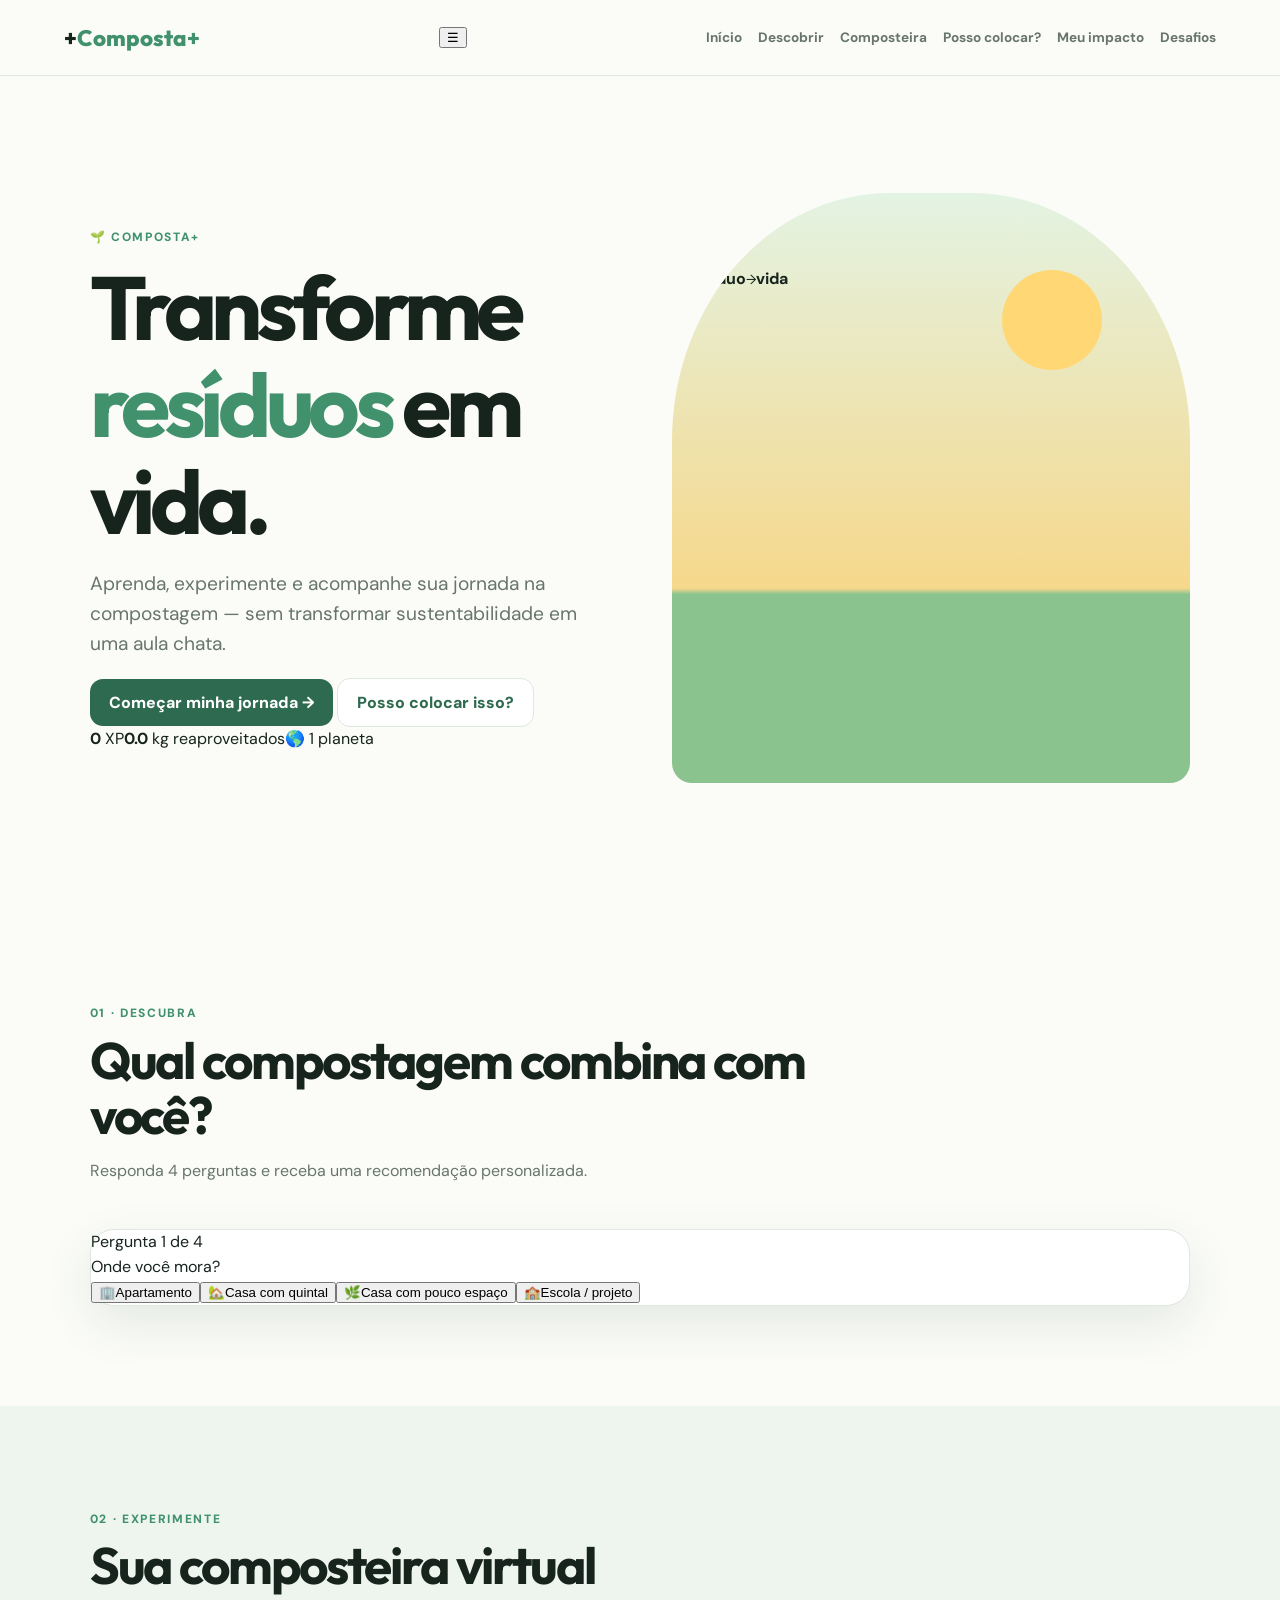
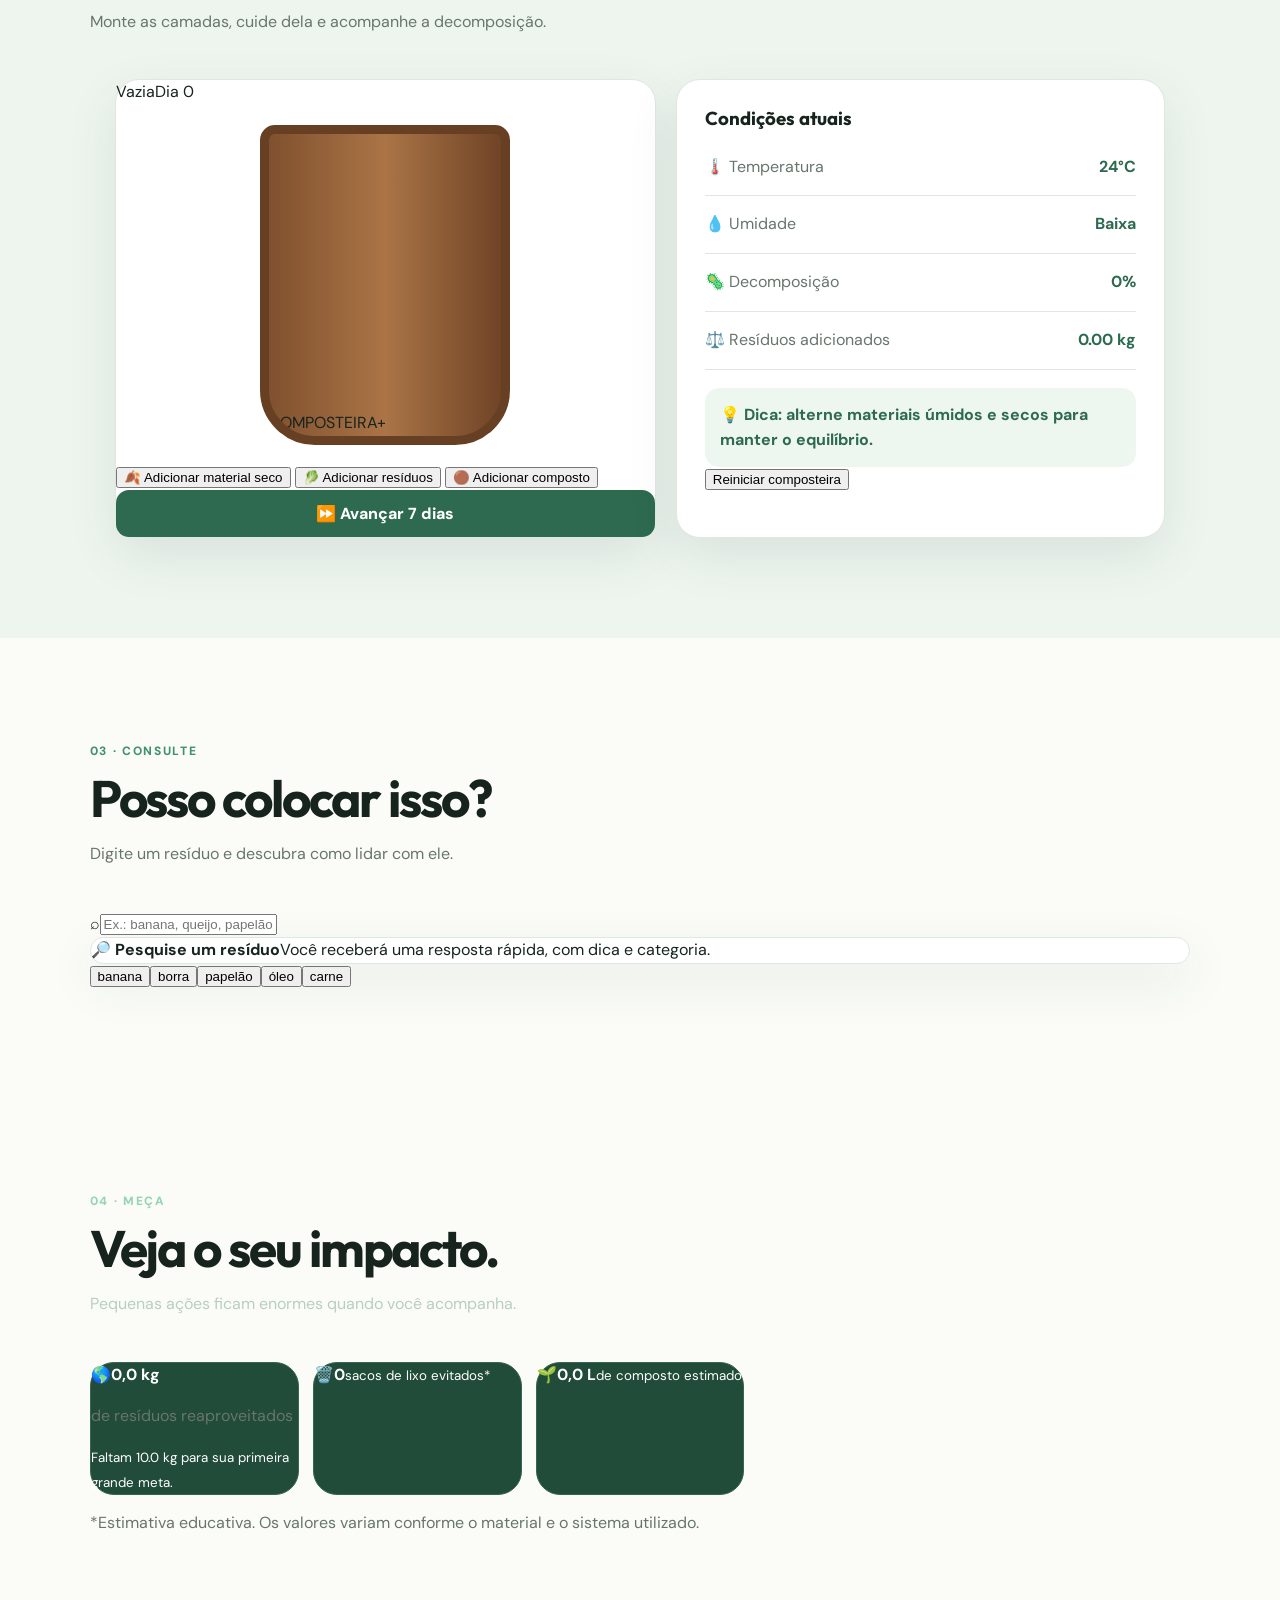
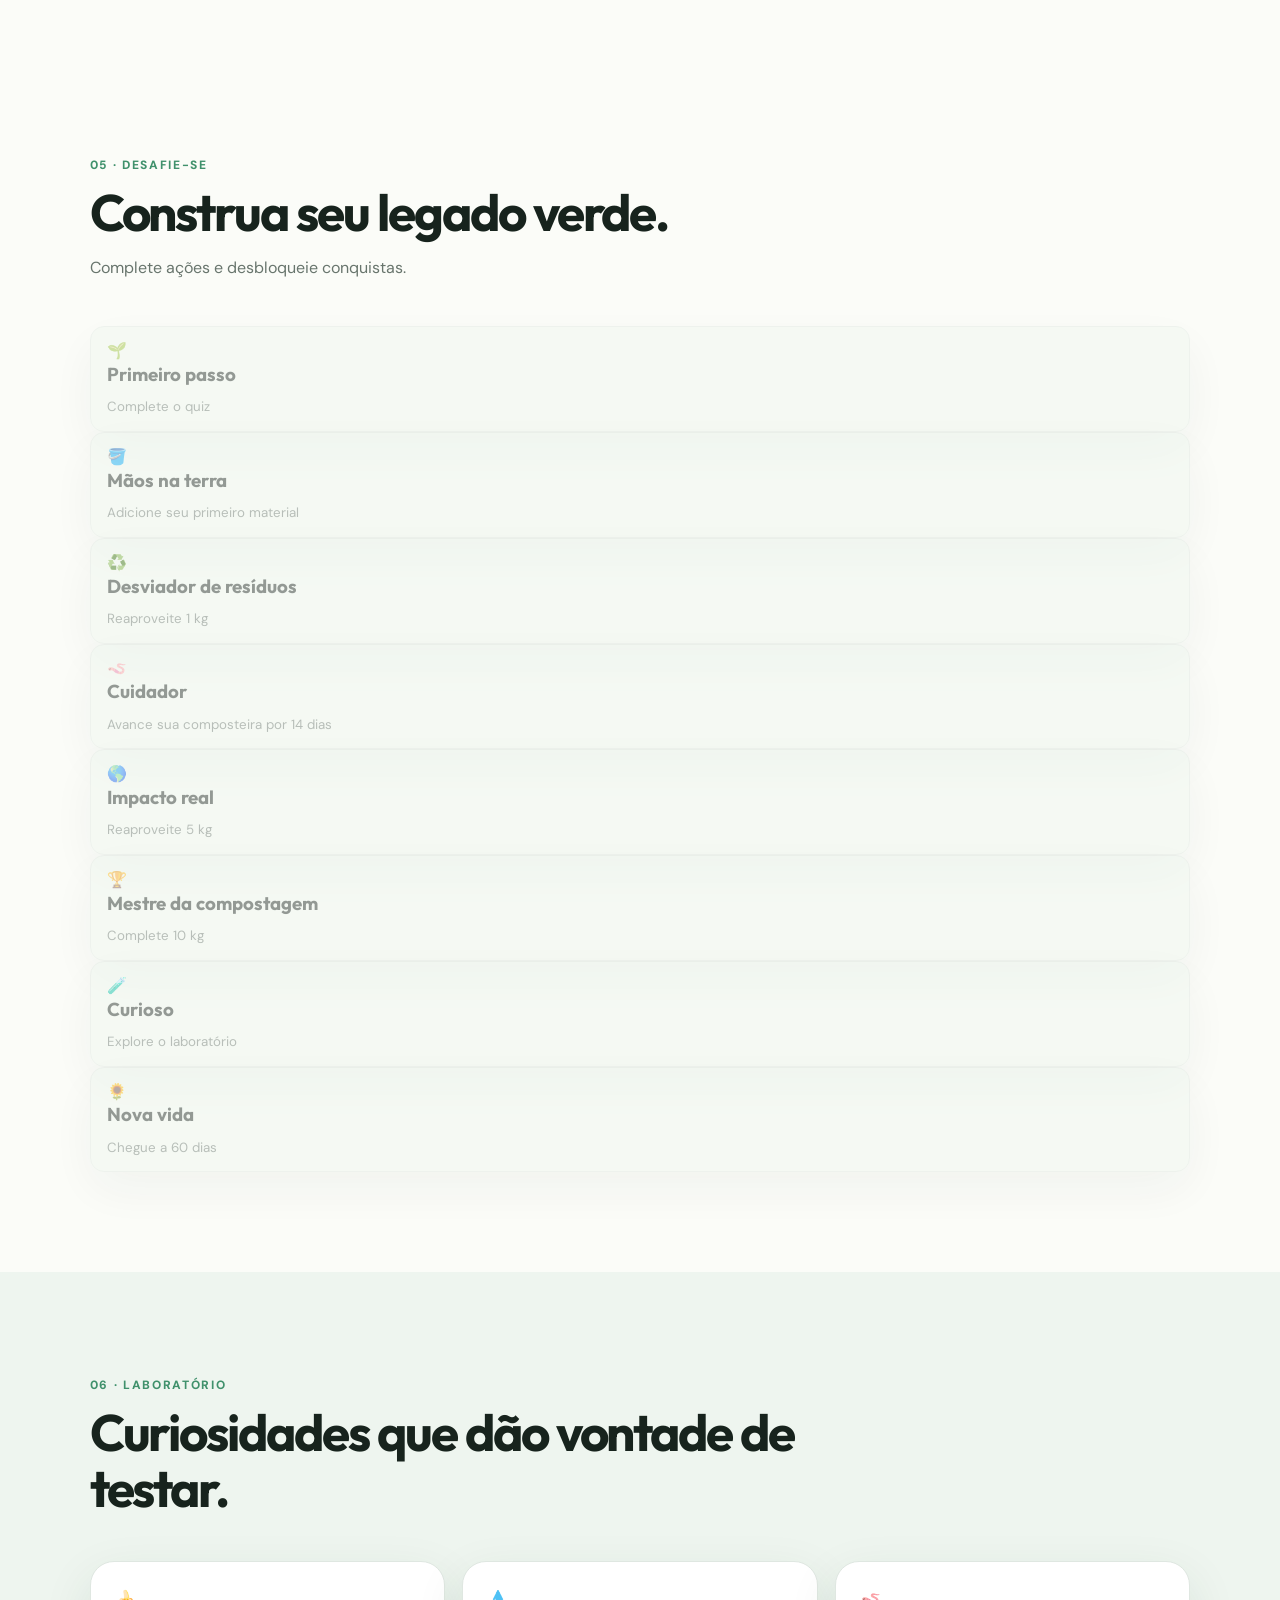
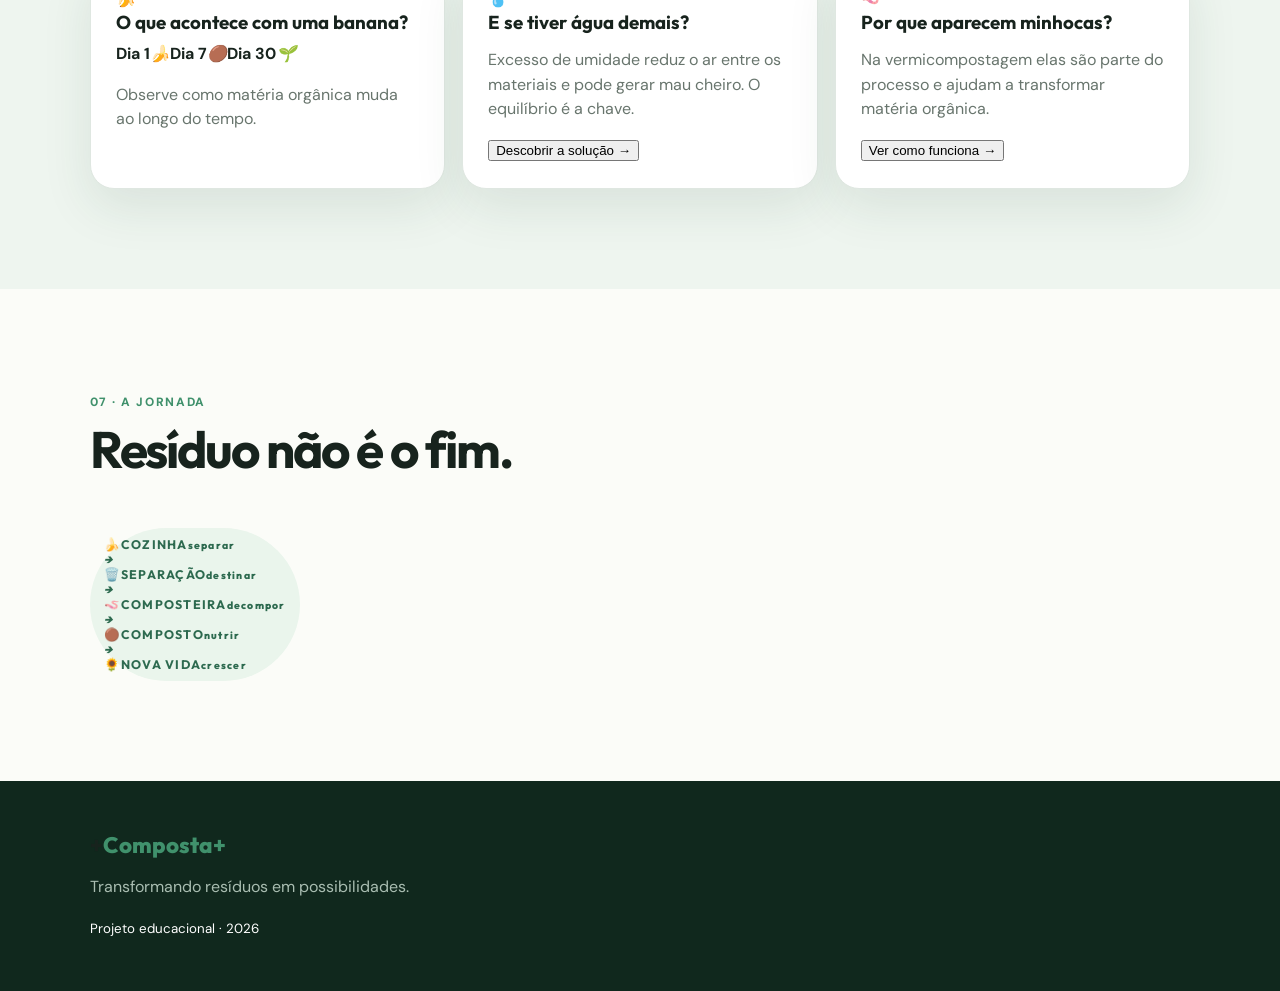
<file: composta_plus_site/index.html>
<!DOCTYPE html>
<html lang="pt-BR">
<head>
  <meta charset="UTF-8">
  <meta name="viewport" content="width=device-width, initial-scale=1.0">
  <meta name="description" content="Composta+ — uma experiência interativa para transformar resíduos em vida.">
  <title>Composta+ | Transforme resíduos em vida</title>
  <link rel="preconnect" href="https://fonts.googleapis.com">
  <link rel="preconnect" href="https://fonts.gstatic.com" crossorigin>
  <link href="https://fonts.googleapis.com/css2?family=DM+Sans:wght@400;500;600;700&family=Outfit:wght@400;500;600;700;800&display=swap" rel="stylesheet">
  <link rel="stylesheet" href="css/style.css">
</head>
<body>
<header class="topbar">
  <a class="brand" href="#inicio"><span class="brand-mark">+</span><span>Composta<span>+</span></span></a>
  <button class="menu-btn" aria-label="Abrir menu">☰</button>
  <nav id="main-nav">
    <a href="#inicio">Início</a><a href="#descobrir">Descobrir</a><a href="#composteira">Composteira</a>
    <a href="#pode">Posso colocar?</a><a href="#impacto">Meu impacto</a><a href="#desafios">Desafios</a>
  </nav>
</header>

<main>
<section id="inicio" class="hero section">
  <div class="hero-copy">
    <span class="eyebrow">🌱 COMPOSTA+</span>
    <h1>Transforme <em>resíduos</em> em vida.</h1>
    <p>Aprenda, experimente e acompanhe sua jornada na compostagem — sem transformar sustentabilidade em uma aula chata.</p>
    <div class="hero-actions">
      <a class="btn primary" href="#descobrir">Começar minha jornada →</a>
      <a class="btn ghost" href="#pode">Posso colocar isso?</a>
    </div>
    <div class="mini-stats"><span><strong id="hero-xp">0</strong> XP</span><span><strong id="hero-kg">0</strong> kg reaproveitados</span><span>🌎 1 planeta</span></div>
  </div>
  <div class="hero-art">
    <div class="sun"></div><div class="hill hill-back"></div><div class="hill hill-front"></div>
    <div class="plant plant-1">🌿</div><div class="plant plant-2">🌱</div>
    <div class="worm">🪱</div>
    <div class="compost-badge"><span>♻</span><b>resíduo</b><small>→</small><b>vida</b></div>
  </div>
</section>

<section id="descobrir" class="section">
  <div class="section-head"><span class="eyebrow">01 · DESCUBRA</span><h2>Qual compostagem combina com você?</h2><p>Responda 4 perguntas e receba uma recomendação personalizada.</p></div>
  <div id="quiz" class="card quiz-card">
    <div class="quiz-top"><span id="quiz-step">Pergunta 1 de 4</span><div class="progress"><i id="quiz-progress"></i></div></div>
    <div id="quiz-content"></div>
  </div>
</section>

<section id="composteira" class="section tinted">
  <div class="section-head"><span class="eyebrow">02 · EXPERIMENTE</span><h2>Sua composteira virtual</h2><p>Monte as camadas, cuide dela e acompanhe a decomposição.</p></div>
  <div class="composter-grid">
    <div class="composter-stage card">
      <div class="stage-status"><span id="composter-status">Vazia</span><span id="composter-day">Dia 0</span></div>
      <div class="bin">
        <div id="layer-dry" class="layer dry"></div>
        <div id="layer-food" class="layer food"></div>
        <div id="layer-compost" class="layer mature"></div>
        <div class="bin-label">COMPOSTEIRA+</div>
      </div>
      <div class="bin-controls">
        <button class="material" data-layer="dry">🍂 Adicionar material seco</button>
        <button class="material" data-layer="food">🥬 Adicionar resíduos</button>
        <button class="material" data-layer="compost">🟤 Adicionar composto</button>
      </div>
      <button id="advance-day" class="btn primary full">⏩ Avançar 7 dias</button>
    </div>
    <div class="card dashboard">
      <h3>Condições atuais</h3>
      <div class="metric"><span>🌡️ Temperatura</span><b id="metric-temp">24°C</b></div>
      <div class="metric"><span>💧 Umidade</span><b id="metric-moist">—</b></div>
      <div class="metric"><span>🦠 Decomposição</span><b id="metric-decomp">0%</b></div>
      <div class="metric"><span>⚖️ Resíduos adicionados</span><b id="metric-weight">0 kg</b></div>
      <div id="composter-advice" class="advice">Adicione material seco e resíduos para começar.</div>
      <button id="reset-composter" class="text-btn">Reiniciar composteira</button>
    </div>
  </div>
</section>

<section id="pode" class="section">
  <div class="section-head"><span class="eyebrow">03 · CONSULTE</span><h2>Posso colocar isso?</h2><p>Digite um resíduo e descubra como lidar com ele.</p></div>
  <div class="search-box"><span>⌕</span><input id="waste-search" placeholder="Ex.: banana, queijo, papelão..." autocomplete="off"></div>
  <div id="waste-result" class="waste-result card">
    <div class="empty-state">🔎 <b>Pesquise um resíduo</b><span>Você receberá uma resposta rápida, com dica e categoria.</span></div>
  </div>
  <div id="waste-suggestions" class="chips"></div>
</section>

<section id="impacto" class="section dark-section">
  <div class="section-head light"><span class="eyebrow">04 · MEÇA</span><h2>Veja o seu impacto.</h2><p>Pequenas ações ficam enormes quando você acompanha.</p></div>
  <div class="impact-grid">
    <div class="impact-main card dark-card"><span class="impact-icon">🌎</span><strong id="impact-kg">0,0 kg</strong><p>de resíduos reaproveitados</p><div class="impact-bar"><i id="impact-bar"></i></div><small id="impact-message">Comece adicionando resíduos à sua composteira.</small></div>
    <div class="impact-mini card dark-card"><span>🗑️</span><strong id="impact-bags">0</strong><small>sacos de lixo evitados*</small></div>
    <div class="impact-mini card dark-card"><span>🌱</span><strong id="impact-compost">0,0 L</strong><small>de composto estimado</small></div>
  </div>
  <p class="disclaimer">*Estimativa educativa. Os valores variam conforme o material e o sistema utilizado.</p>
</section>

<section id="desafios" class="section">
  <div class="section-head"><span class="eyebrow">05 · DESAFIE-SE</span><h2>Construa seu legado verde.</h2><p>Complete ações e desbloqueie conquistas.</p></div>
  <div id="badges" class="badge-grid"></div>
</section>

<section id="laboratorio" class="section tinted">
  <div class="section-head"><span class="eyebrow">06 · LABORATÓRIO</span><h2>Curiosidades que dão vontade de testar.</h2></div>
  <div class="experiment-grid">
    <article class="experiment card"><span>🍌</span><h3>O que acontece com uma banana?</h3><div class="timeline"><b>Dia 1</b><i>🍌</i><b>Dia 7</b><i>🟤</i><b>Dia 30</b><i>🌱</i></div><p>Observe como matéria orgânica muda ao longo do tempo.</p></article>
    <article class="experiment card"><span>💧</span><h3>E se tiver água demais?</h3><p>Excesso de umidade reduz o ar entre os materiais e pode gerar mau cheiro. O equilíbrio é a chave.</p><button class="learn-btn" data-modal="water">Descobrir a solução →</button></article>
    <article class="experiment card"><span>🪱</span><h3>Por que aparecem minhocas?</h3><p>Na vermicompostagem elas são parte do processo e ajudam a transformar matéria orgânica.</p><button class="learn-btn" data-modal="worms">Ver como funciona →</button></article>
  </div>
</section>

<section class="section journey">
  <div class="section-head"><span class="eyebrow">07 · A JORNADA</span><h2>Resíduo não é o fim.</h2></div>
  <div class="journey-line">
    <div><span>🍌</span><b>COZINHA</b><small>separar</small></div><i>→</i><div><span>🗑️</span><b>SEPARAÇÃO</b><small>destinar</small></div><i>→</i><div><span>🪱</span><b>COMPOSTEIRA</b><small>decompor</small></div><i>→</i><div><span>🟤</span><b>COMPOSTO</b><small>nutrir</small></div><i>→</i><div><span>🌻</span><b>NOVA VIDA</b><small>crescer</small></div>
  </div>
</section>
</main>

<footer><div class="brand"><span class="brand-mark">+</span><span>Composta<span>+</span></span></div><p>Transformando resíduos em possibilidades.</p><small>Projeto educacional · 2026</small></footer>

<div id="modal" class="modal" aria-hidden="true"><div class="modal-box"><button id="close-modal">×</button><div id="modal-content"></div></div></div>
<div id="toast" class="toast"></div>
<script src="js/app.js"></script>
</body>
</html>
</file>
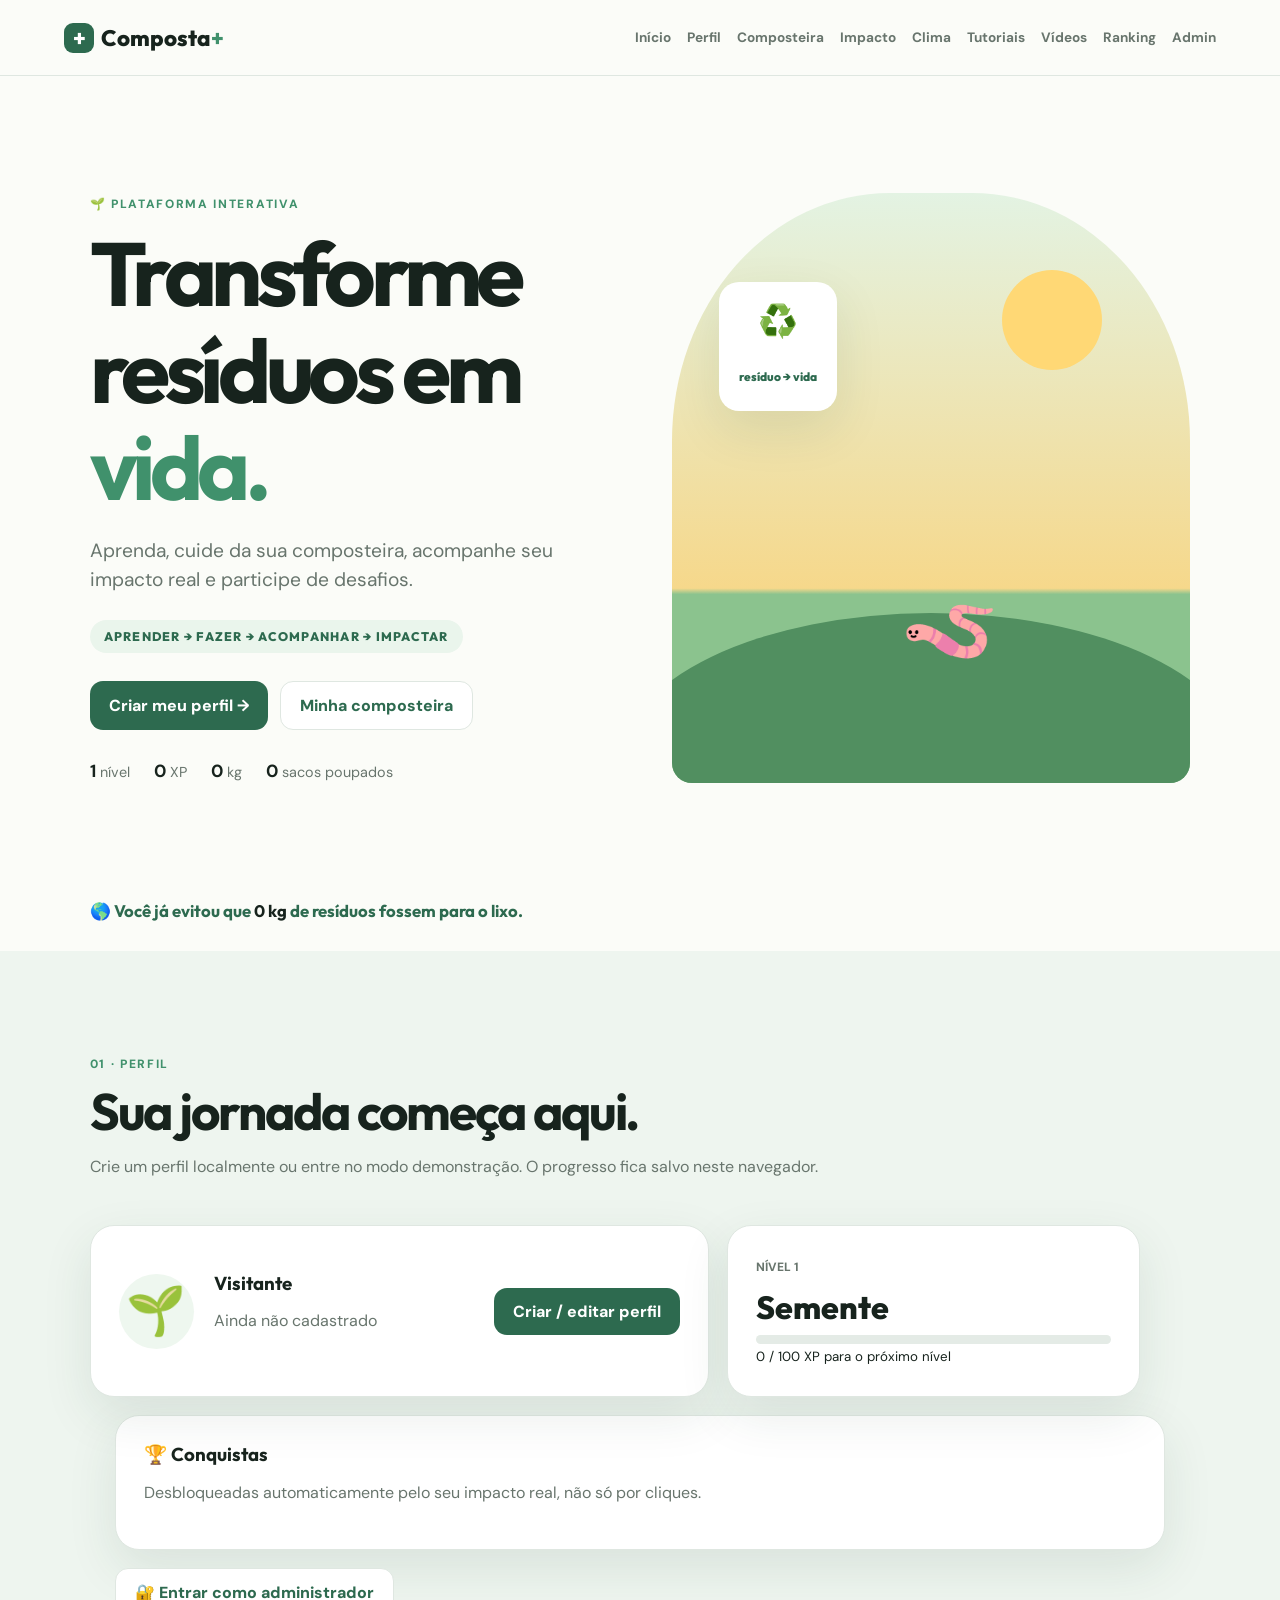
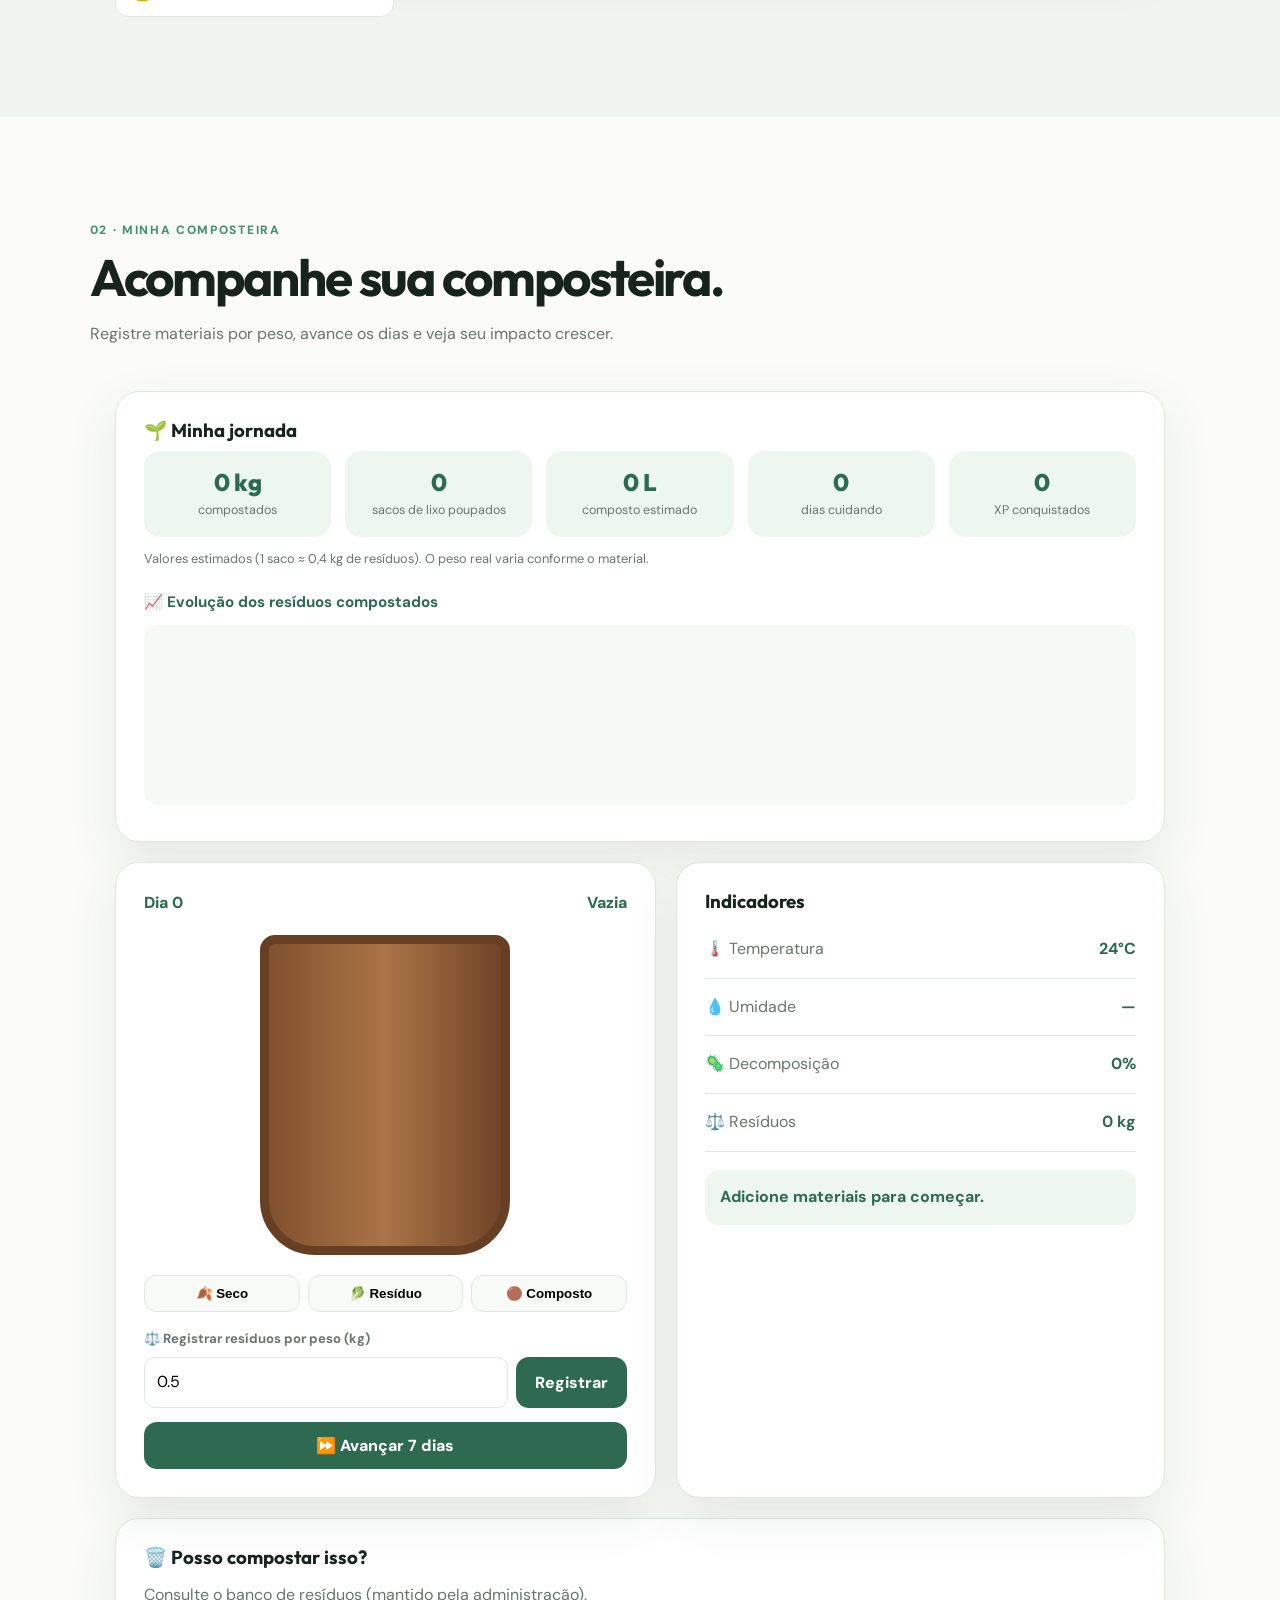
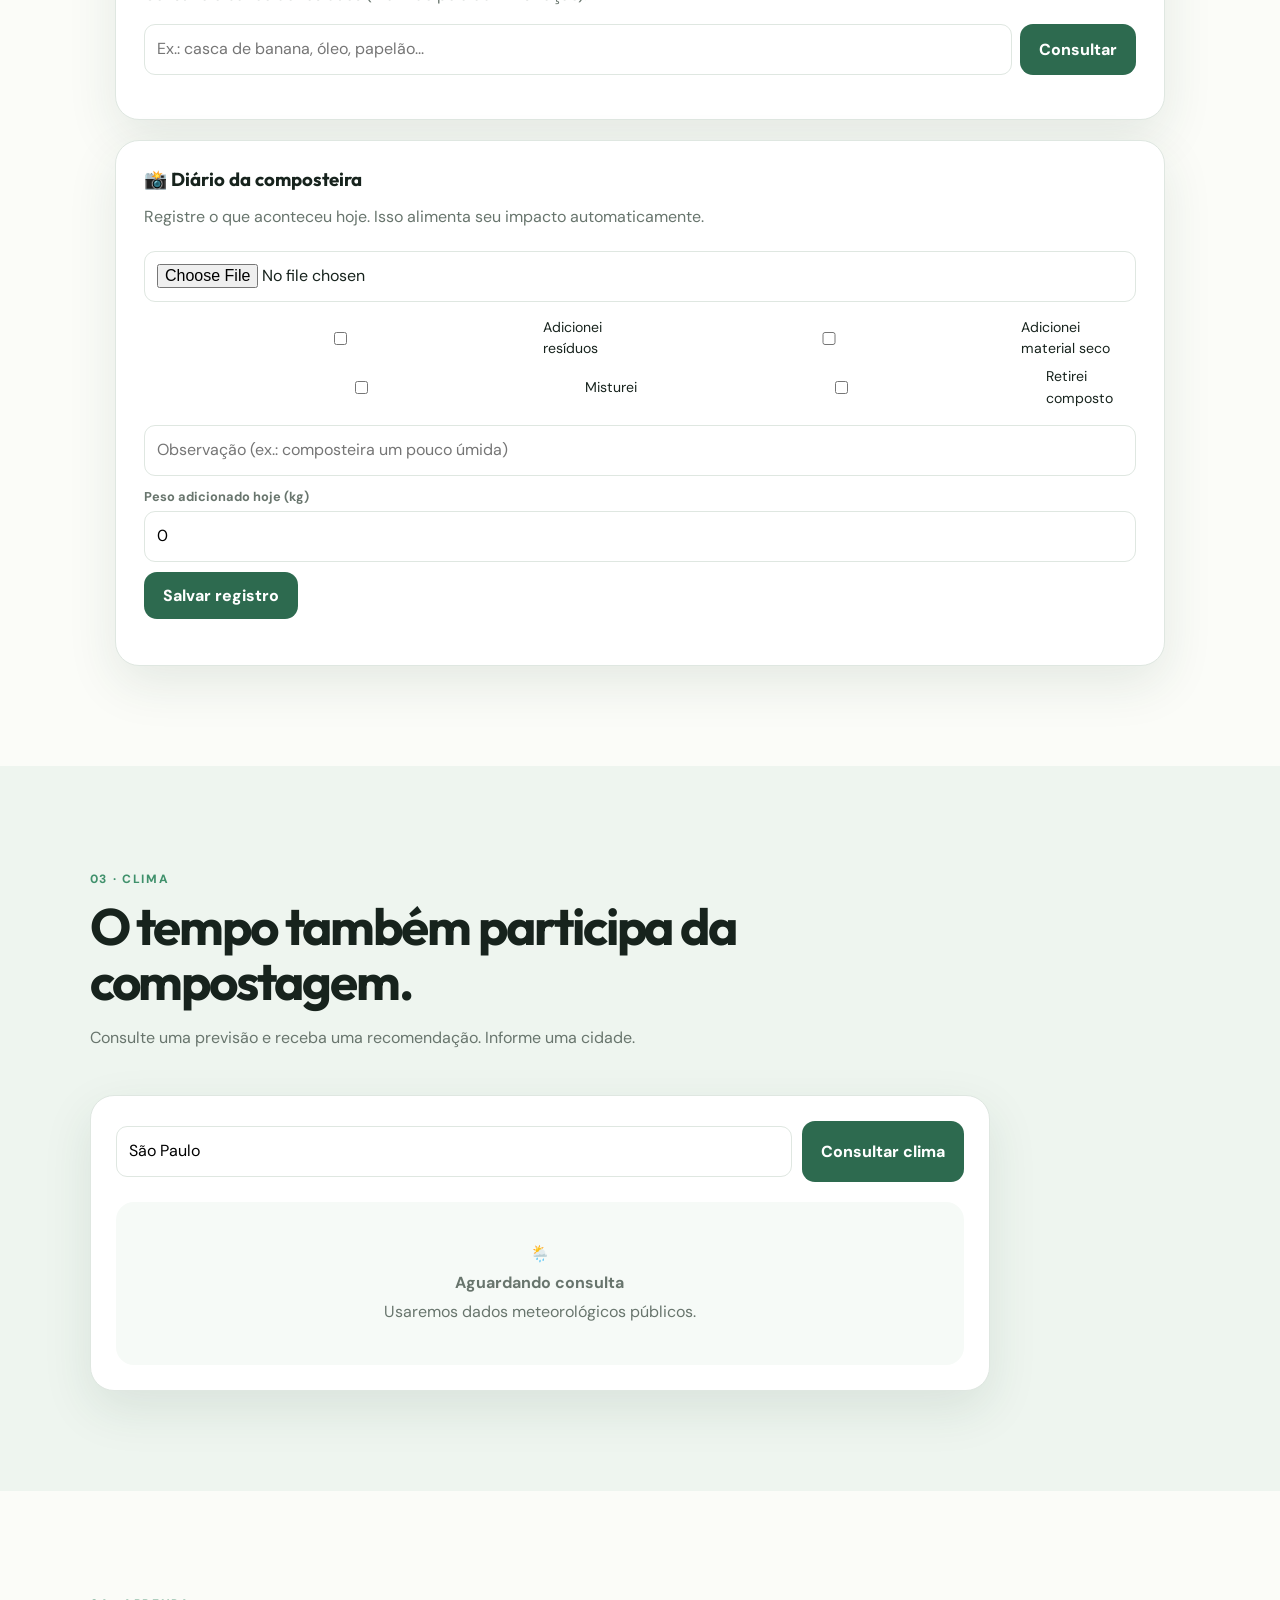
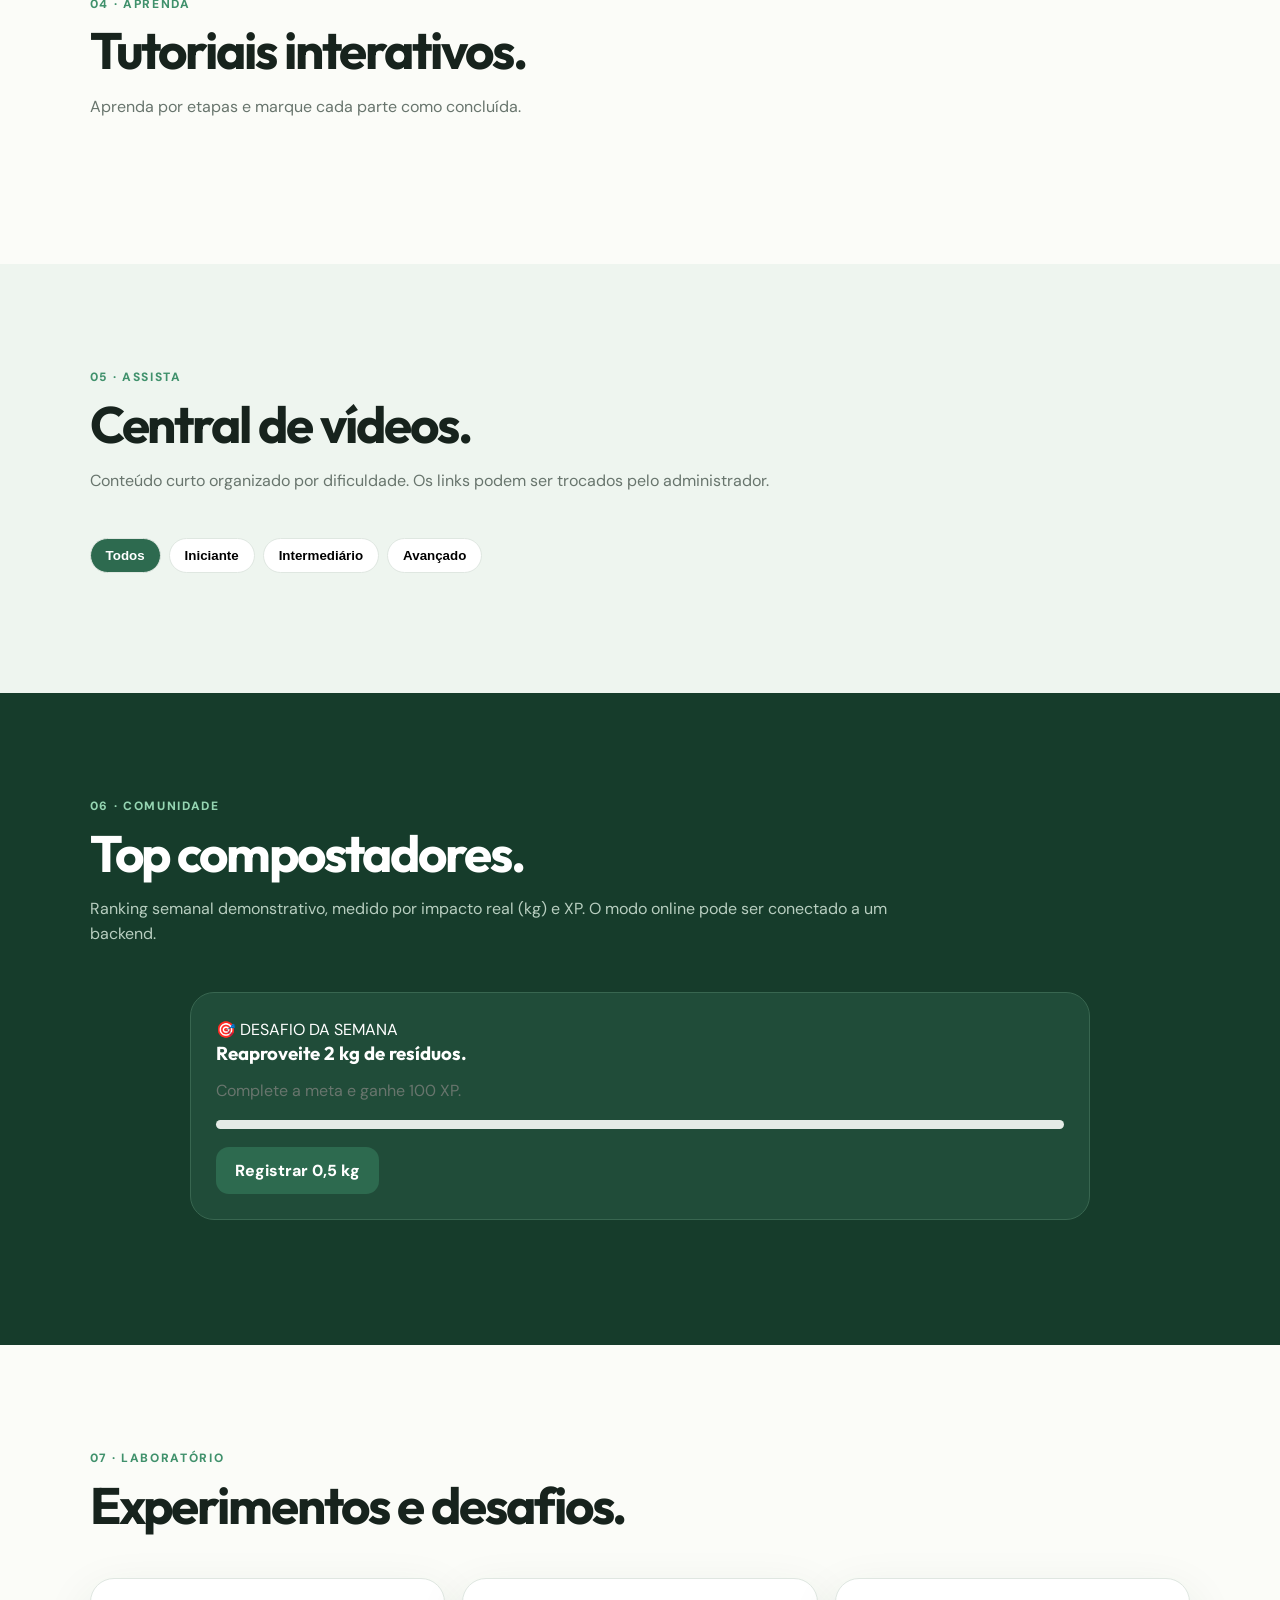
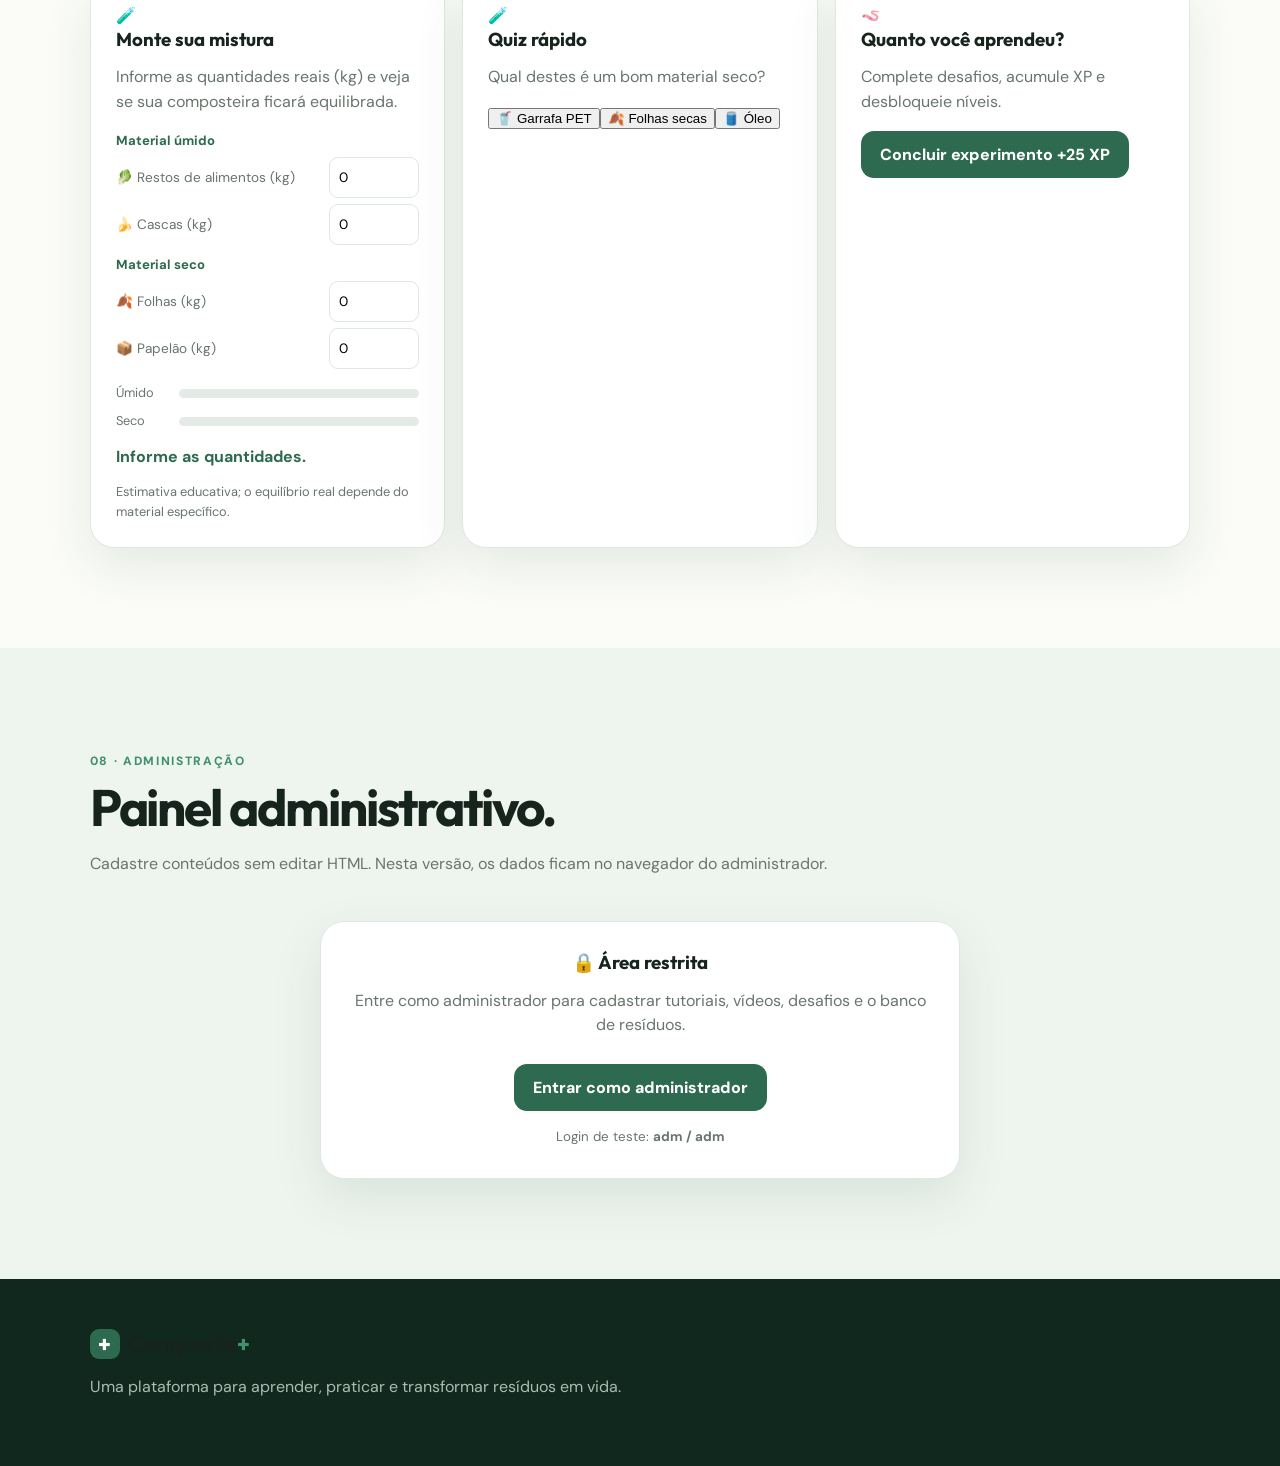
<file: composta_plus_v2/index.html>
<!DOCTYPE html>
<html lang="pt-BR">
<head>
<meta charset="UTF-8"><meta name="viewport" content="width=device-width,initial-scale=1">
<title>Composta+ | Plataforma de Compostagem</title>
<link rel="preconnect" href="https://fonts.googleapis.com"><link rel="preconnect" href="https://fonts.gstatic.com" crossorigin>
<link href="https://fonts.googleapis.com/css2?family=DM+Sans:wght@400;500;600;700&family=Outfit:wght@500;600;700;800&display=swap" rel="stylesheet">
<link rel="stylesheet" href="css/style.css">
</head>
<body>
<header class="topbar"><a class="brand" href="#inicio"><span class="mark">+</span>Composta<span>+</span></a>
<button id="menuBtn">☰</button><nav id="nav"><a href="#inicio">Início</a><a href="#perfil">Perfil</a><a href="#composteira">Composteira</a><a href="#impacto">Impacto</a><a href="#clima">Clima</a><a href="#tutoriais">Tutoriais</a><a href="#videos">Vídeos</a><a href="#ranking">Ranking</a><a href="#admin">Admin</a></nav>
</header>

<main>
<section id="inicio" class="hero section">
 <div>
  <span class="eyebrow">🌱 PLATAFORMA INTERATIVA</span>
  <h1>Transforme resíduos em <em>vida.</em></h1>
  <p>Aprenda, cuide da sua composteira, acompanhe seu impacto real e participe de desafios.</p>
  <div class="journey-line">APRENDER → FAZER → ACOMPANHAR → IMPACTAR</div>
  <div class="actions"><a class="btn primary" href="#perfil">Criar meu perfil →</a><a class="btn ghost" href="#composteira">Minha composteira</a></div>
  <div class="stats"><span><b id="heroLevel">1</b> nível</span><span><b id="heroXP">0</b> XP</span><span><b id="heroKg">0</b> kg</span><span><b id="heroSacos">0</b> sacos poupados</span></div>
 </div>
 <div class="hero-art"><div class="sun"></div><div class="hills"></div><div class="hero-emoji">🪱</div><div class="floating">♻️<br><small>resíduo → vida</small></div></div>
</section>

<div class="impact-banner" id="impactBanner">🌎 Você já evitou que <b id="bannerKg">0 kg</b> de resíduos fossem para o lixo.</div>

<section id="perfil" class="section tinted"><div class="section-head"><span class="eyebrow">01 · PERFIL</span><h2>Sua jornada começa aqui.</h2><p>Crie um perfil localmente ou entre no modo demonstração. O progresso fica salvo neste navegador.</p></div>
<div class="profile-grid">
 <div class="card profile-card"><div class="avatar" id="avatar">🌱</div><div><h3 id="profileName">Visitante</h3><p id="profileEmail">Ainda não cadastrado</p><small id="profileTitle" class="kg-title"></small></div><button class="btn primary" id="profileBtn">Criar / editar perfil</button></div>
 <div class="card level-card"><span>NÍVEL <b id="levelNum">1</b></span><strong id="levelTitle">Semente</strong><div class="levelbar"><i id="levelBar"></i></div><small id="levelText">0 / 100 XP para o próximo nível</small></div>
</div>
<div class="card badges-card"><h3>🏆 Conquistas</h3><p>Desbloqueadas automaticamente pelo seu impacto real, não só por cliques.</p><div id="badgesList" class="badges"></div></div>
<div class="admin-toggle"><button class="btn ghost" id="adminToggleBtn">🔐 Entrar como administrador</button><small id="adminStatus"></small></div>
</section>

<section id="composteira" class="section"><div class="section-head"><span class="eyebrow">02 · MINHA COMPOSTEIRA</span><h2>Acompanhe sua composteira.</h2><p>Registre materiais por peso, avance os dias e veja seu impacto crescer.</p></div>

<div class="card impact-card" id="impacto">
 <h3>🌱 Minha jornada</h3>
 <div class="impact-grid">
  <div class="impact-item"><b id="iKg">0 kg</b><span>compostados</span></div>
  <div class="impact-item"><b id="iSacos">0</b><span>sacos de lixo poupados</span></div>
  <div class="impact-item"><b id="iCompost">0 L</b><span>composto estimado</span></div>
  <div class="impact-item"><b id="iDays">0</b><span>dias cuidando</span></div>
  <div class="impact-item"><b id="iXP">0</b><span>XP conquistados</span></div>
 </div>
 <small class="estimate-note">Valores estimados (1 saco ≈ 0,4 kg de resíduos). O peso real varia conforme o material.</small>
 <div class="chart-wrap"><h4>📈 Evolução dos resíduos compostados</h4><svg id="kgChart" viewBox="0 0 640 200" preserveAspectRatio="none"></svg></div>
</div>

<div class="composter-grid">
<div class="card composter">
 <div class="stage"><span id="cDay">Dia 0</span><span id="cStatus">Vazia</span></div>
 <div class="bin"><div id="dryLayer"></div><div id="foodLayer"></div><div id="matureLayer"></div></div>
 <div class="material-buttons"><button data-add="dry">🍂 Seco</button><button data-add="food">🥬 Resíduo</button><button data-add="mature">🟤 Composto</button></div>
 <div class="weight-register"><label>⚖️ Registrar resíduos por peso (kg)</label><div class="weight-row"><input type="number" id="wasteKgInput" min="0" step="0.1" value="0.5"><button class="btn primary" id="registerKg">Registrar</button></div></div>
 <button class="btn primary full" id="advance">⏩ Avançar 7 dias</button>
</div>
<div class="card dashboard"><h3>Indicadores</h3><div class="metric"><span>🌡️ Temperatura</span><b id="temp">24°C</b></div><div class="metric"><span>💧 Umidade</span><b id="moist">—</b></div><div class="metric"><span>🦠 Decomposição</span><b id="decomp">0%</b></div><div class="metric"><span>⚖️ Resíduos</span><b id="weight">0 kg</b></div><div class="advice" id="advice">Adicione materiais para começar.</div></div>
</div>

<div class="card waste-bank-card"><h3>🗑️ Posso compostar isso?</h3><p>Consulte o banco de resíduos (mantido pela administração).</p><div class="weight-row"><input id="wasteSearch" placeholder="Ex.: casca de banana, óleo, papelão..."><button class="btn primary" id="wasteSearchBtn">Consultar</button></div><div id="wasteSearchResult" class="waste-results"></div></div>

<div class="card photo-card"><h3>📸 Diário da composteira</h3><p>Registre o que aconteceu hoje. Isso alimenta seu impacto automaticamente.</p>
 <input type="file" id="photoInput" accept="image/*">
 <div class="diary-checks">
  <label><input type="checkbox" id="chkResiduo"> Adicionei resíduos</label>
  <label><input type="checkbox" id="chkSeco"> Adicionei material seco</label>
  <label><input type="checkbox" id="chkMisturei"> Misturei</label>
  <label><input type="checkbox" id="chkRetirei"> Retirei composto</label>
 </div>
 <input id="photoNote" placeholder="Observação (ex.: composteira um pouco úmida)">
 <label class="small-label">Peso adicionado hoje (kg)</label>
 <input type="number" id="diaryKg" min="0" step="0.1" value="0">
 <button class="btn primary" id="savePhoto">Salvar registro</button>
 <div id="photoDiary" class="diary"></div>
</div>
</section>

<section id="clima" class="section tinted"><div class="section-head"><span class="eyebrow">03 · CLIMA</span><h2>O tempo também participa da compostagem.</h2><p>Consulte uma previsão e receba uma recomendação. Informe uma cidade.</p></div>
<div class="weather-box card"><div class="weather-input"><input id="city" value="São Paulo" placeholder="Cidade"><button class="btn primary" id="weatherBtn">Consultar clima</button></div><div id="weatherResult" class="weather-result"><div class="empty">🌦️ <b>Aguardando consulta</b><span>Usaremos dados meteorológicos públicos.</span></div></div></div></section>

<section id="tutoriais" class="section"><div class="section-head"><span class="eyebrow">04 · APRENDA</span><h2>Tutoriais interativos.</h2><p>Aprenda por etapas e marque cada parte como concluída.</p></div><div id="tutorials" class="tutorial-grid"></div></section>

<section id="videos" class="section tinted"><div class="section-head"><span class="eyebrow">05 · ASSISTA</span><h2>Central de vídeos.</h2><p>Conteúdo curto organizado por dificuldade. Os links podem ser trocados pelo administrador.</p></div><div class="filters"><button class="filter active" data-level="Todos">Todos</button><button class="filter" data-level="Iniciante">Iniciante</button><button class="filter" data-level="Intermediário">Intermediário</button><button class="filter" data-level="Avançado">Avançado</button></div><div id="videosList" class="video-grid"></div></section>

<section id="ranking" class="section dark"><div class="section-head light"><span class="eyebrow">06 · COMUNIDADE</span><h2>Top compostadores.</h2><p>Ranking semanal demonstrativo, medido por impacto real (kg) e XP. O modo online pode ser conectado a um backend.</p></div><div id="rankingList" class="ranking-list"></div><div class="challenge card dark-card"><span>🎯 DESAFIO DA SEMANA</span><h3>Reaproveite 2 kg de resíduos.</h3><p>Complete a meta e ganhe 100 XP.</p><div class="challenge-progress"><i id="challengeBar"></i></div><button class="btn primary" id="challengeBtn">Registrar 0,5 kg</button></div></section>

<section id="experimentos" class="section"><div class="section-head"><span class="eyebrow">07 · LABORATÓRIO</span><h2>Experimentos e desafios.</h2></div><div class="experiment-grid">
<article class="card experiment mixer">
 <span>🧪</span><h3>Monte sua mistura</h3><p>Informe as quantidades reais (kg) e veja se sua composteira ficará equilibrada.</p>
 <div class="mixer-group"><b>Material úmido</b>
  <label>🥬 Restos de alimentos (kg) <input type="number" id="mWetFood" min="0" step="0.1" value="0"></label>
  <label>🍌 Cascas (kg) <input type="number" id="mWetPeel" min="0" step="0.1" value="0"></label>
 </div>
 <div class="mixer-group"><b>Material seco</b>
  <label>🍂 Folhas (kg) <input type="number" id="mDryLeaf" min="0" step="0.1" value="0"></label>
  <label>📦 Papelão (kg) <input type="number" id="mDryCard" min="0" step="0.1" value="0"></label>
 </div>
 <div class="mixer-bars"><div class="mixer-bar-wrap"><span>Úmido</span><div class="mixer-bar"><i id="mixWetBar"></i></div></div><div class="mixer-bar-wrap"><span>Seco</span><div class="mixer-bar"><i id="mixDryBar"></i></div></div></div>
 <strong id="simResult">Informe as quantidades.</strong>
 <small class="estimate-note">Estimativa educativa; o equilíbrio real depende do material específico.</small>
</article>
<article class="card experiment"><span>🧪</span><h3>Quiz rápido</h3><p>Qual destes é um bom material seco?</p><div id="miniQuiz"><button data-answer="no">🥤 Garrafa PET</button><button data-answer="yes">🍂 Folhas secas</button><button data-answer="no">🛢️ Óleo</button></div><b id="quizFeedback"></b></article>
<article class="card experiment"><span>🪱</span><h3>Quanto você aprendeu?</h3><p>Complete desafios, acumule XP e desbloqueie níveis.</p><button class="btn primary" id="experimentXP">Concluir experimento +25 XP</button></article>
</div></section>

<section id="admin" class="section tinted"><div class="section-head"><span class="eyebrow">08 · ADMINISTRAÇÃO</span><h2>Painel administrativo.</h2><p>Cadastre conteúdos sem editar HTML. Nesta versão, os dados ficam no navegador do administrador.</p></div>
<div id="adminLocked" class="card admin-lock"><h3>🔒 Área restrita</h3><p>Entre como administrador para cadastrar tutoriais, vídeos, desafios e o banco de resíduos.</p><button class="btn primary" id="adminLockedBtn">Entrar como administrador</button><small>Login de teste: <b>adm / adm</b></small></div>
<div id="adminPanel" class="admin-panel">
<div class="admin-grid">
<div class="card admin-card"><h3>Adicionar tutorial</h3><input id="aTitle" placeholder="Título"><input id="aDesc" placeholder="Descrição"><input id="aSteps" placeholder="Etapas separadas por |"><button class="btn primary" id="addTutorial">Adicionar tutorial</button></div>
<div class="card admin-card"><h3>Adicionar vídeo</h3><input id="vTitle" placeholder="Título"><input id="vUrl" placeholder="URL do YouTube"><select id="vLevel"><option>Iniciante</option><option>Intermediário</option><option>Avançado</option></select><button class="btn primary" id="addVideo">Adicionar vídeo</button></div>
<div class="card admin-card"><h3>Adicionar desafio</h3><input id="dTitle" placeholder="Nome do desafio"><input id="dXP" type="number" placeholder="XP"><button class="btn primary" id="addChallenge">Adicionar desafio</button><div id="adminChallenges"></div></div>
</div>
<div class="card admin-card waste-admin"><h3>🗑️ Banco de resíduos</h3><p>Alimenta a busca "Posso compostar isso?" em toda a plataforma.</p>
 <input id="wName" placeholder="Nome (ex.: Casca de abacaxi)">
 <select id="wCategory"><option>Orgânico</option><option>Seco</option><option>Não compostável</option></select>
 <select id="wCanCompost"><option value="sim">Pode compostar: SIM</option><option value="nao">Pode compostar: NÃO</option></select>
 <select id="wDifficulty"><option>Fácil</option><option>Médio</option><option>Difícil</option></select>
 <input id="wTip" placeholder="Dica (ex.: cortar em pedaços menores)">
 <input id="wWeight" placeholder="Peso aproximado (ex.: 80 g/unidade)">
 <button class="btn primary" id="addWaste">Adicionar ao banco</button>
 <div id="adminWasteList" class="waste-admin-list"></div>
</div>
</div>
</section>
</main>

<footer><div class="brand"><span class="mark">+</span>Composta<span>+</span></div><p>Uma plataforma para aprender, praticar e transformar resíduos em vida.</p></footer>
<div class="modal" id="modal"><div class="modal-box"><button id="close">×</button><div id="modalContent"></div></div></div><div id="toast" class="toast"></div>
<script src="js/app.js"></script>
</body></html>
</file>
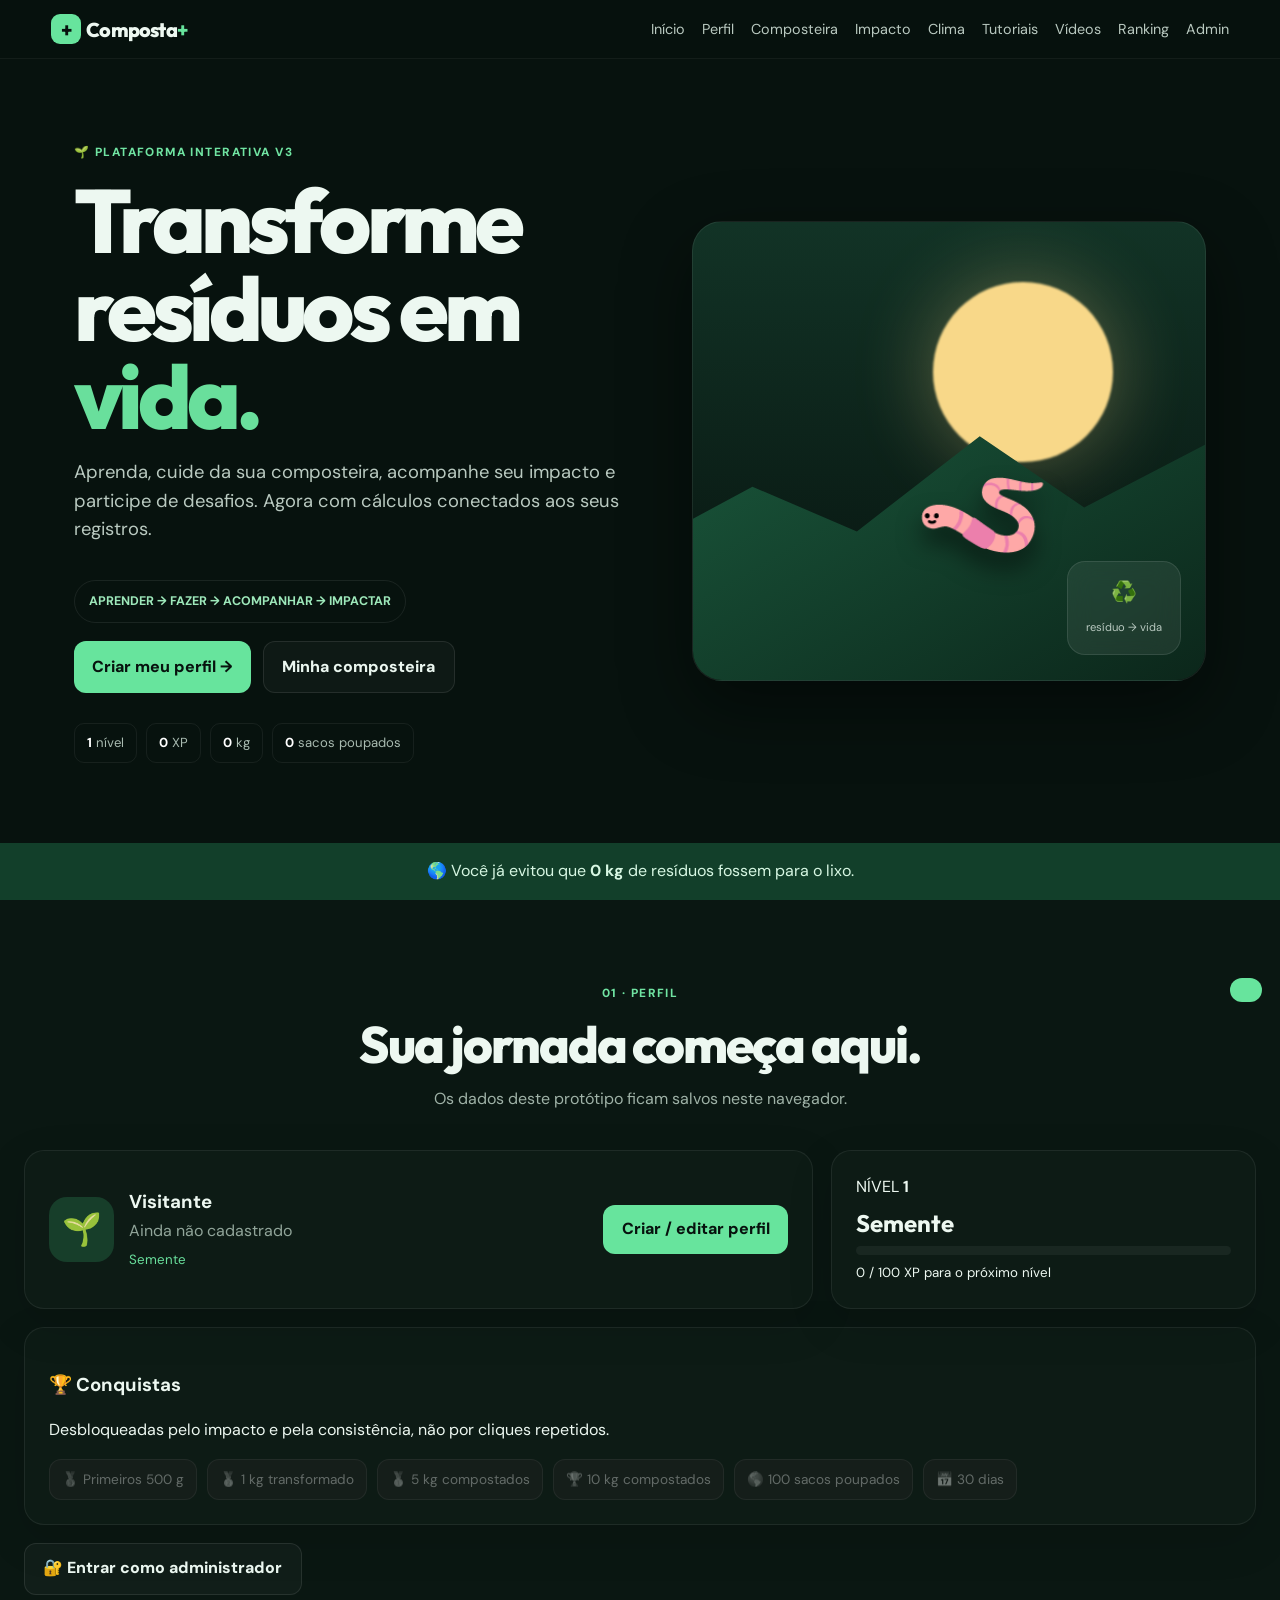
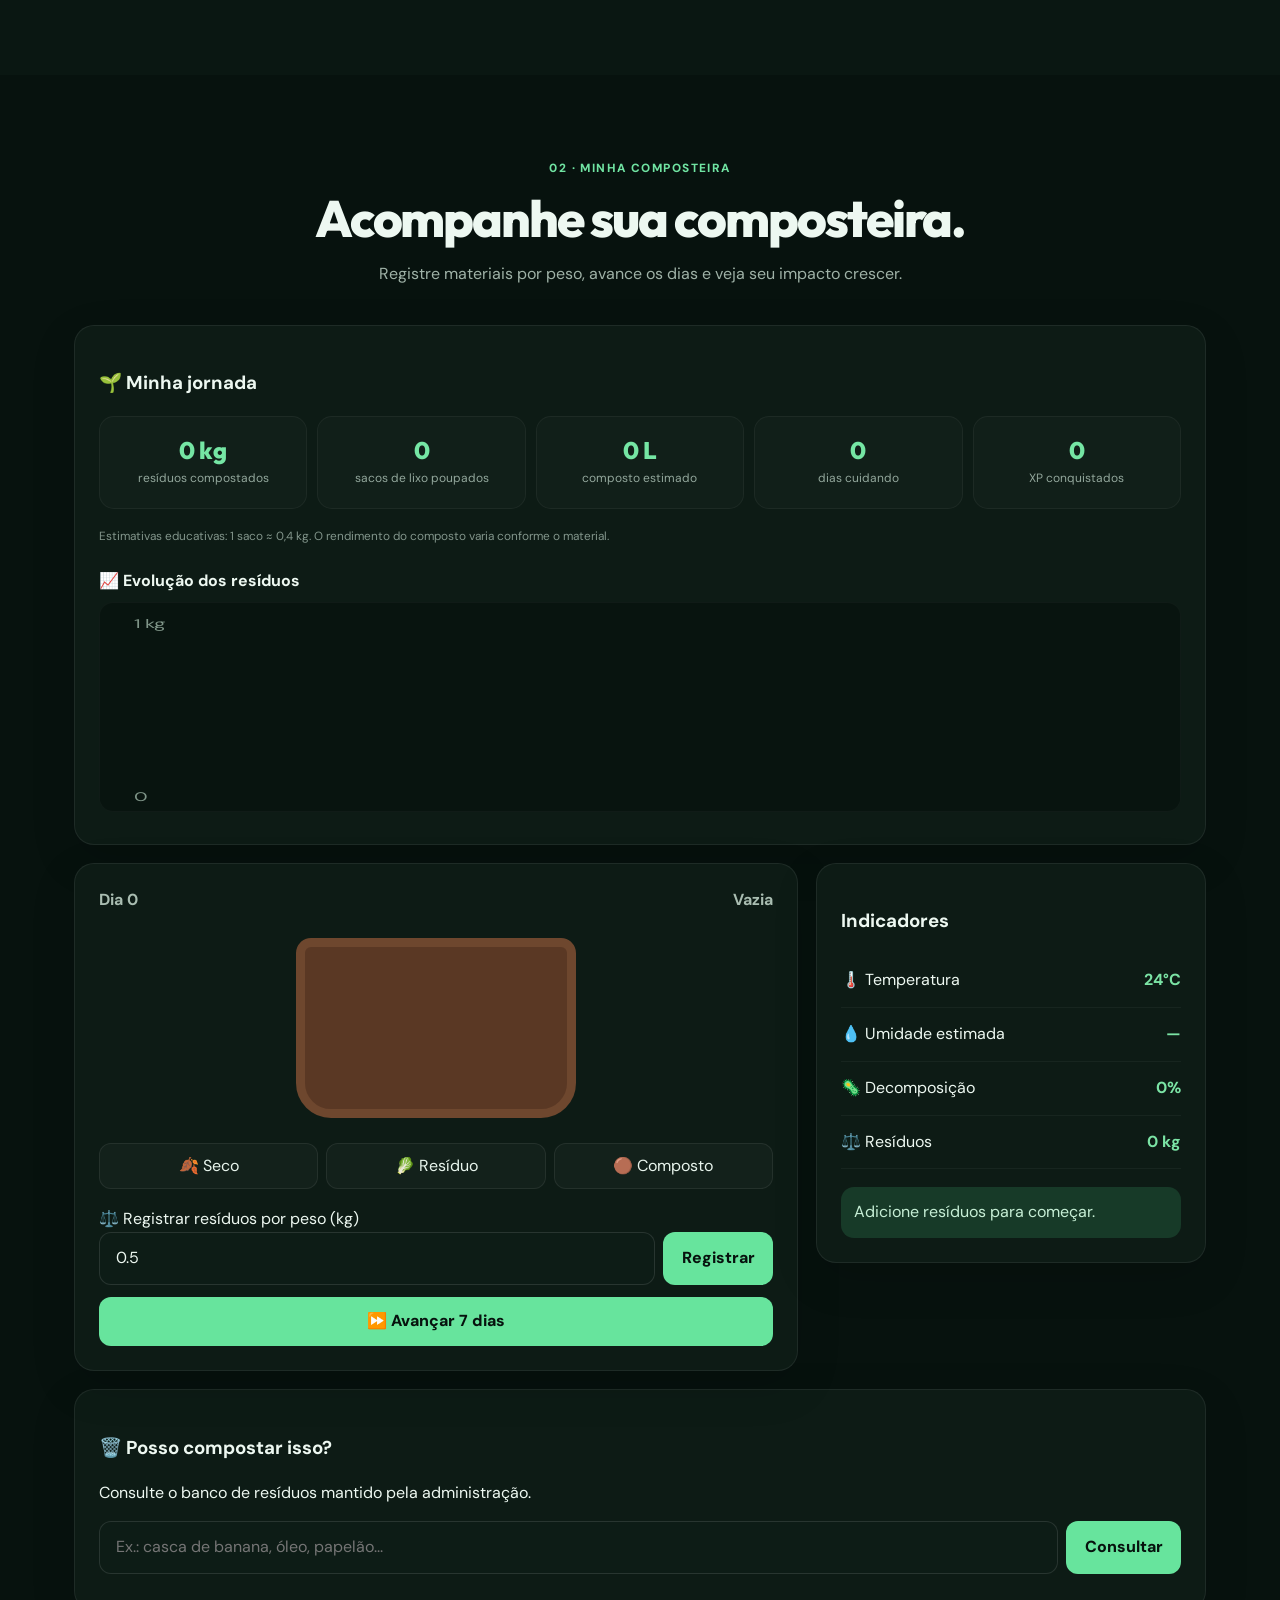
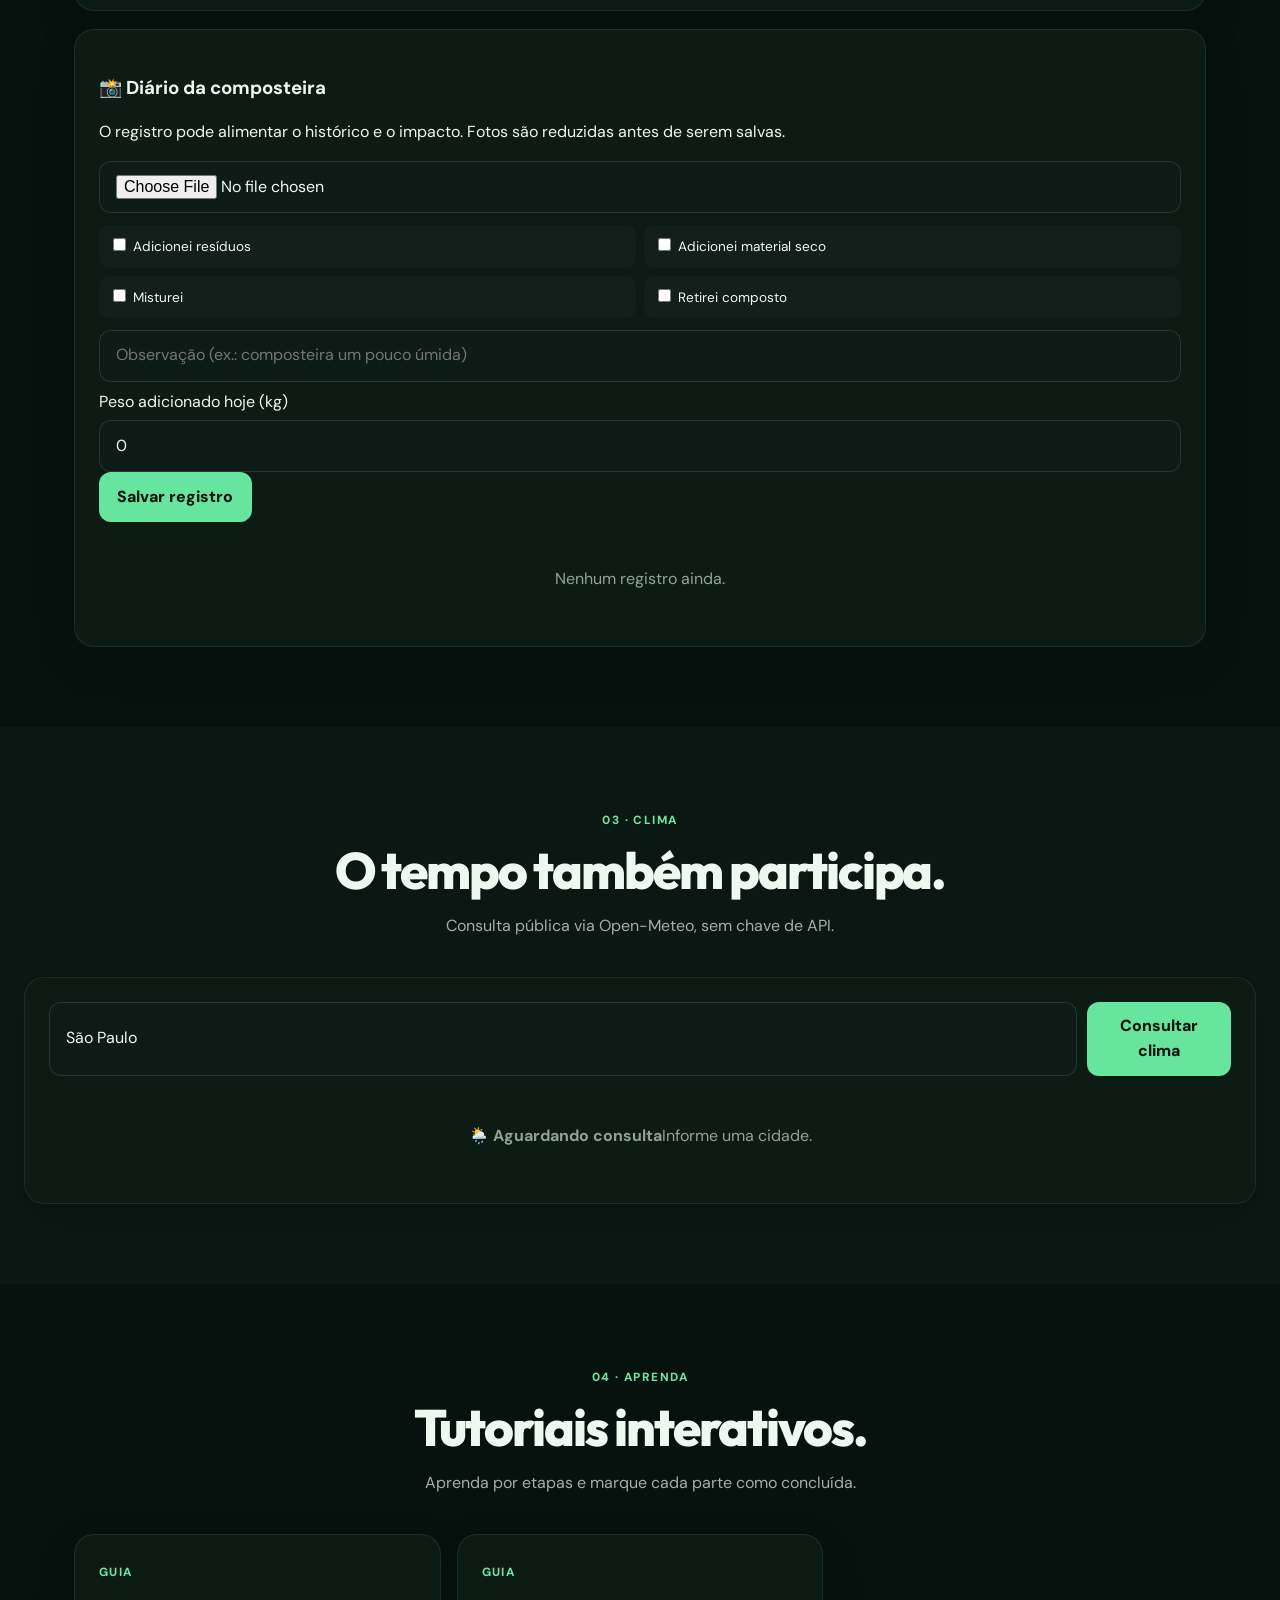
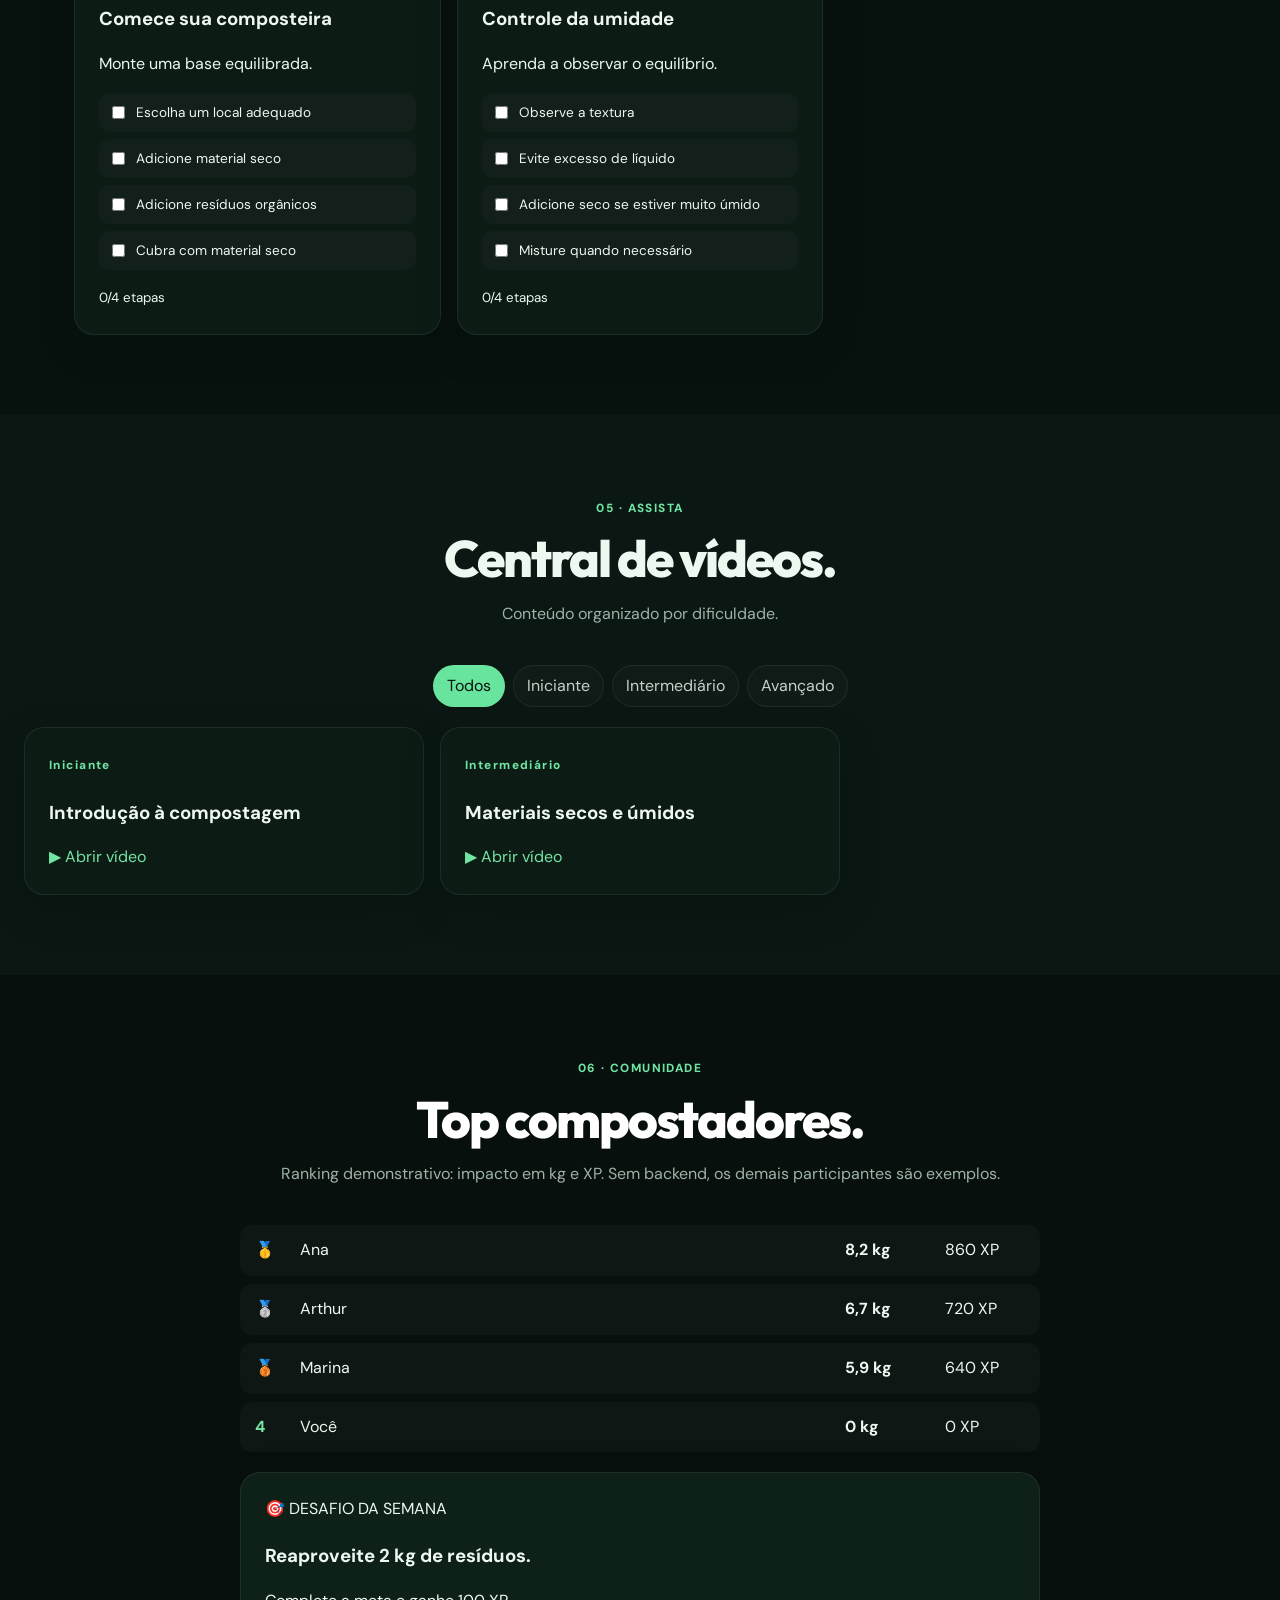
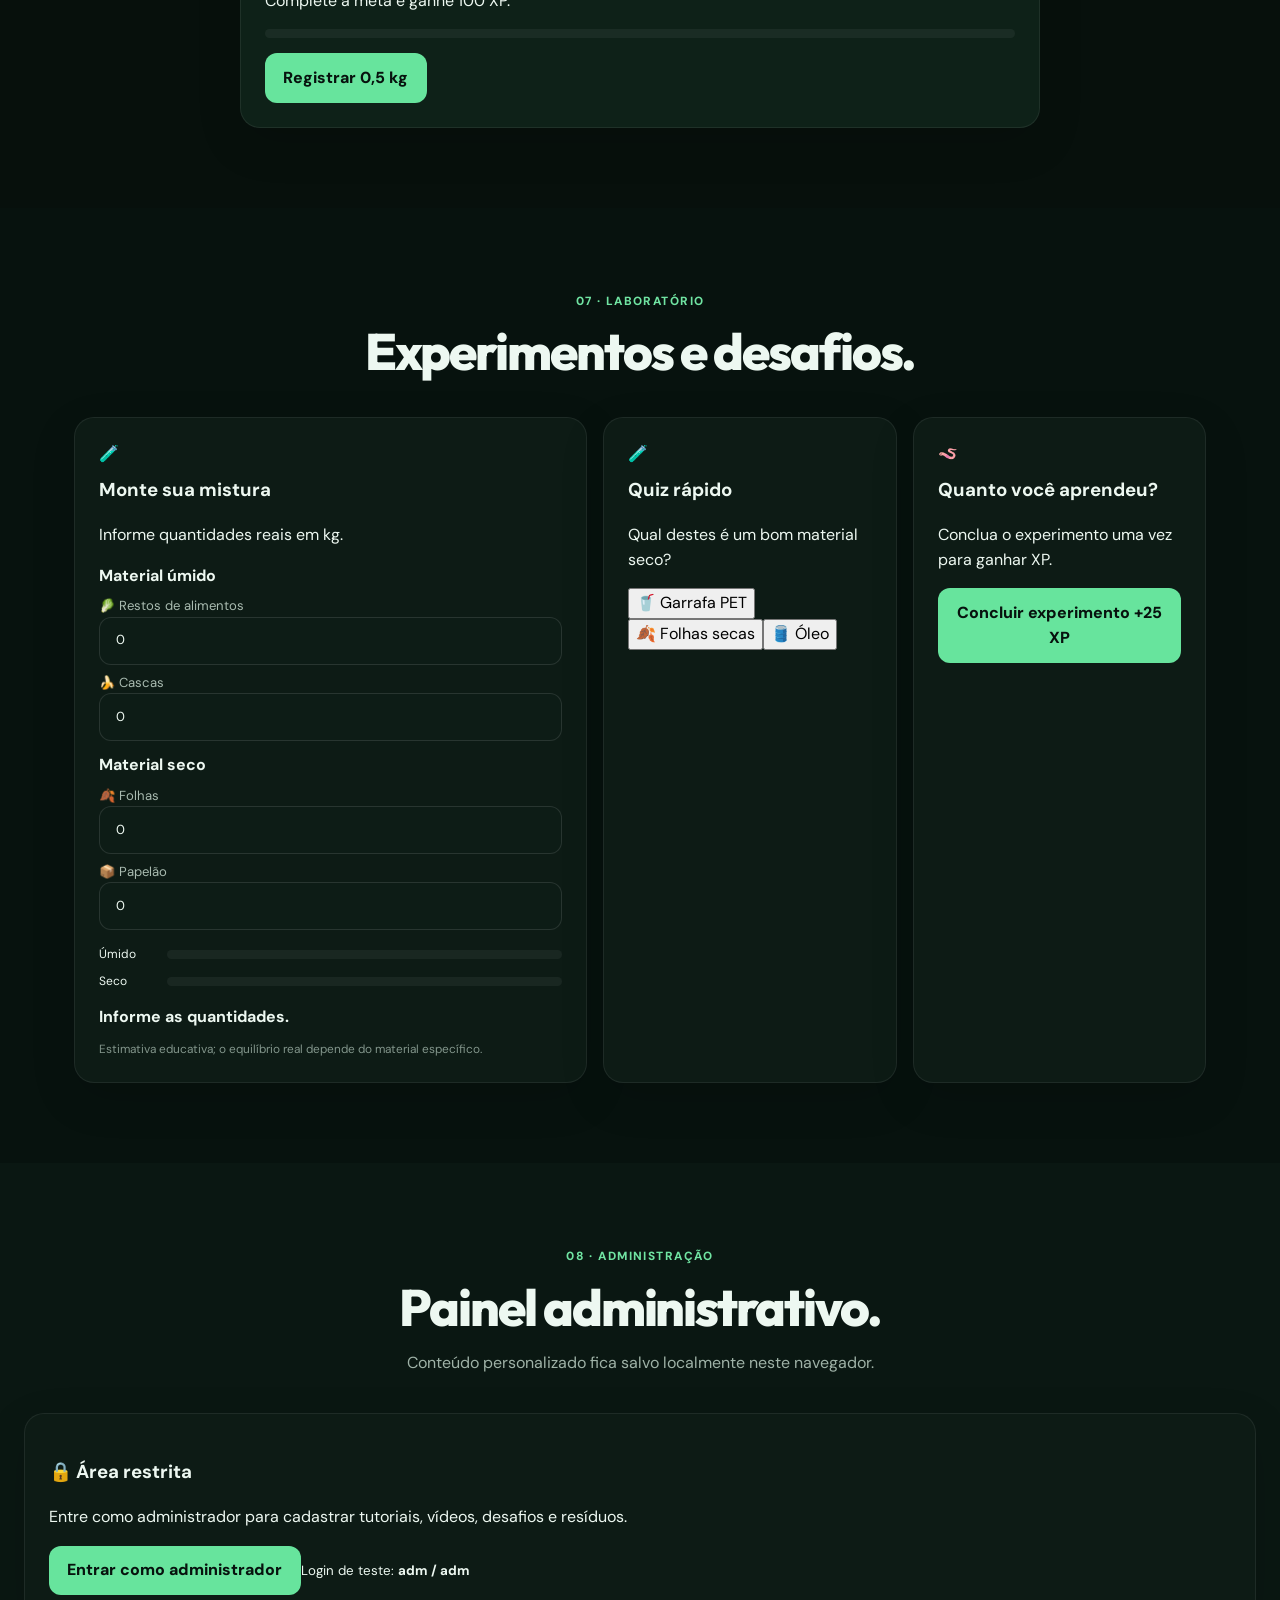
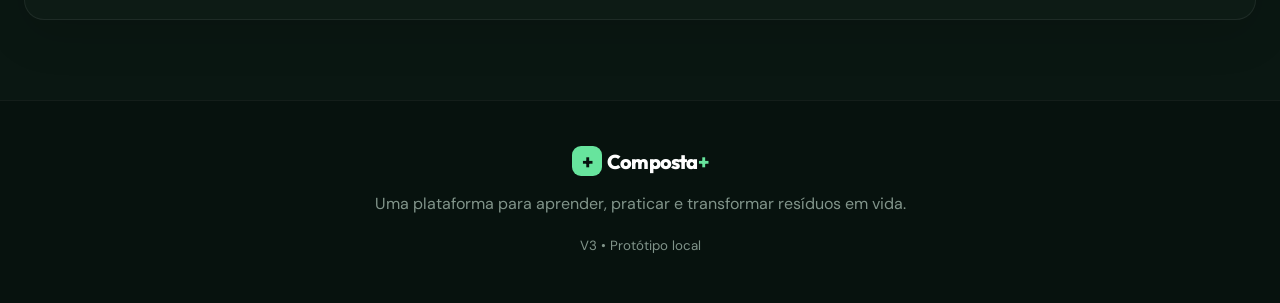
<file: Composta_Plus_V3/index.html>
<!doctype html>
<html lang="pt-BR">
<head>
<meta charset="utf-8">
<meta name="viewport" content="width=device-width,initial-scale=1">
<meta name="description" content="Composta+ V3 — plataforma interativa de compostagem.">
<title>Composta+ V3 | Transforme resíduos em vida</title>
<link rel="preconnect" href="https://fonts.googleapis.com">
<link rel="preconnect" href="https://fonts.gstatic.com" crossorigin>
<link href="https://fonts.googleapis.com/css2?family=DM+Sans:wght@400;500;600;700&family=Outfit:wght@500;600;700;800&display=swap" rel="stylesheet">
<link rel="stylesheet" href="css/style.css">
</head>
<body>
<header class="topbar">
  <a class="brand" href="#inicio"><span class="mark">+</span>Composta<span>+</span></a>
  <button id="menuBtn" class="menu-btn" type="button" aria-label="Abrir menu" aria-expanded="false">☰</button>
  <nav id="nav">
    <a href="#inicio">Início</a><a href="#perfil">Perfil</a><a href="#composteira">Composteira</a>
    <a href="#impacto">Impacto</a><a href="#clima">Clima</a><a href="#tutoriais">Tutoriais</a>
    <a href="#videos">Vídeos</a><a href="#ranking">Ranking</a><a href="#admin">Admin</a>
  </nav>
</header>

<main>
<section id="inicio" class="hero section">
  <div class="hero-copy">
    <span class="eyebrow">🌱 PLATAFORMA INTERATIVA V3</span>
    <h1>Transforme resíduos em <em>vida.</em></h1>
    <p>Aprenda, cuide da sua composteira, acompanhe seu impacto e participe de desafios. Agora com cálculos conectados aos seus registros.</p>
    <div class="journey-line">APRENDER → FAZER → ACOMPANHAR → IMPACTAR</div>
    <div class="actions"><a class="btn primary" href="#perfil">Criar meu perfil →</a><a class="btn ghost" href="#composteira">Minha composteira</a></div>
    <div class="stats">
      <span><b id="heroLevel">1</b> nível</span><span><b id="heroXP">0</b> XP</span>
      <span><b id="heroKg">0</b> kg</span><span><b id="heroSacos">0</b> sacos poupados</span>
    </div>
  </div>
  <div class="hero-art" aria-hidden="true"><div class="sun"></div><div class="hills"></div><div class="hero-emoji">🪱</div><div class="floating">♻️<br><small>resíduo → vida</small></div></div>
</section>

<div class="impact-banner" id="impactBanner">🌎 Você já evitou que <b id="bannerKg">0 kg</b> de resíduos fossem para o lixo.</div>

<section id="perfil" class="section tinted">
  <div class="section-head"><span class="eyebrow">01 · PERFIL</span><h2>Sua jornada começa aqui.</h2><p>Os dados deste protótipo ficam salvos neste navegador.</p></div>
  <div class="profile-grid">
    <div class="card profile-card"><div class="avatar" id="avatar">🌱</div><div class="grow"><h3 id="profileName">Visitante</h3><p id="profileEmail">Ainda não cadastrado</p><small id="profileTitle" class="kg-title"></small></div><button class="btn primary" id="profileBtn" type="button">Criar / editar perfil</button></div>
    <div class="card level-card"><span>NÍVEL <b id="levelNum">1</b></span><strong id="levelTitle">Semente</strong><div class="levelbar"><i id="levelBar"></i></div><small id="levelText">0 / 100 XP para o próximo nível</small></div>
  </div>
  <div class="card badges-card"><h3>🏆 Conquistas</h3><p>Desbloqueadas pelo impacto e pela consistência, não por cliques repetidos.</p><div id="badgesList" class="badges"></div></div>
  <div class="admin-toggle"><button class="btn ghost" id="adminToggleBtn" type="button">🔐 Entrar como administrador</button><small id="adminStatus"></small></div>
</section>

<section id="composteira" class="section">
  <div class="section-head"><span class="eyebrow">02 · MINHA COMPOSTEIRA</span><h2>Acompanhe sua composteira.</h2><p>Registre materiais por peso, avance os dias e veja seu impacto crescer.</p></div>
  <div class="card impact-card" id="impacto">
    <h3>🌱 Minha jornada</h3>
    <div class="impact-grid">
      <div class="impact-item"><b id="iKg">0 kg</b><span>resíduos compostados</span></div>
      <div class="impact-item"><b id="iSacos">0</b><span>sacos de lixo poupados</span></div>
      <div class="impact-item"><b id="iCompost">0 L</b><span>composto estimado</span></div>
      <div class="impact-item"><b id="iDays">0</b><span>dias cuidando</span></div>
      <div class="impact-item"><b id="iXP">0</b><span>XP conquistados</span></div>
    </div>
    <small class="estimate-note">Estimativas educativas: 1 saco ≈ 0,4 kg. O rendimento do composto varia conforme o material.</small>
    <div class="chart-wrap"><h4>📈 Evolução dos resíduos</h4><svg id="kgChart" viewBox="0 0 640 200" preserveAspectRatio="none" role="img" aria-label="Gráfico de evolução"></svg></div>
  </div>

  <div class="composter-grid">
    <div class="card composter">
      <div class="stage"><span id="cDay">Dia 0</span><span id="cStatus">Vazia</span></div>
      <div class="bin" aria-label="Visualização da composteira"><div id="dryLayer"></div><div id="foodLayer"></div><div id="matureLayer"></div></div>
      <div class="material-buttons"><button type="button" data-add="dry">🍂 Seco</button><button type="button" data-add="food">🥬 Resíduo</button><button type="button" data-add="mature">🟤 Composto</button></div>
      <div class="weight-register"><label for="wasteKgInput">⚖️ Registrar resíduos por peso (kg)</label><div class="weight-row"><input type="number" id="wasteKgInput" min="0.1" max="50" step="0.1" value="0.5"><button class="btn primary" id="registerKg" type="button">Registrar</button></div></div>
      <button class="btn primary full" id="advance" type="button">⏩ Avançar 7 dias</button>
    </div>
    <div class="card dashboard"><h3>Indicadores</h3><div class="metric"><span>🌡️ Temperatura</span><b id="temp">24°C</b></div><div class="metric"><span>💧 Umidade estimada</span><b id="moist">—</b></div><div class="metric"><span>🦠 Decomposição</span><b id="decomp">0%</b></div><div class="metric"><span>⚖️ Resíduos</span><b id="weight">0 kg</b></div><div class="advice" id="advice">Adicione resíduos para começar.</div></div>
  </div>

  <div class="card waste-bank-card"><h3>🗑️ Posso compostar isso?</h3><p>Consulte o banco de resíduos mantido pela administração.</p><div class="weight-row"><input id="wasteSearch" placeholder="Ex.: casca de banana, óleo, papelão..."><button class="btn primary" id="wasteSearchBtn" type="button">Consultar</button></div><div id="wasteSearchResult" class="waste-results"></div></div>

  <div class="card photo-card"><h3>📸 Diário da composteira</h3><p>O registro pode alimentar o histórico e o impacto. Fotos são reduzidas antes de serem salvas.</p>
    <input type="file" id="photoInput" accept="image/*">
    <div class="diary-checks"><label><input type="checkbox" id="chkResiduo"> Adicionei resíduos</label><label><input type="checkbox" id="chkSeco"> Adicionei material seco</label><label><input type="checkbox" id="chkMisturei"> Misturei</label><label><input type="checkbox" id="chkRetirei"> Retirei composto</label></div>
    <input id="photoNote" maxlength="180" placeholder="Observação (ex.: composteira um pouco úmida)">
    <label class="small-label" for="diaryKg">Peso adicionado hoje (kg)</label><input type="number" id="diaryKg" min="0" max="50" step="0.1" value="0">
    <button class="btn primary" id="savePhoto" type="button">Salvar registro</button>
    <div id="photoDiary" class="diary"></div>
  </div>
</section>

<section id="clima" class="section tinted"><div class="section-head"><span class="eyebrow">03 · CLIMA</span><h2>O tempo também participa.</h2><p>Consulta pública via Open-Meteo, sem chave de API.</p></div>
  <div class="weather-box card"><div class="weather-input"><input id="city" value="São Paulo" maxlength="80" placeholder="Cidade"><button class="btn primary" id="weatherBtn" type="button">Consultar clima</button></div><div id="weatherResult" class="weather-result"><div class="empty">🌦️ <b>Aguardando consulta</b><span>Informe uma cidade.</span></div></div></div>
</section>

<section id="tutoriais" class="section"><div class="section-head"><span class="eyebrow">04 · APRENDA</span><h2>Tutoriais interativos.</h2><p>Aprenda por etapas e marque cada parte como concluída.</p></div><div id="tutorials" class="tutorial-grid"></div></section>

<section id="videos" class="section tinted"><div class="section-head"><span class="eyebrow">05 · ASSISTA</span><h2>Central de vídeos.</h2><p>Conteúdo organizado por dificuldade.</p></div><div class="filters"><button class="filter active" data-level="Todos" type="button">Todos</button><button class="filter" data-level="Iniciante" type="button">Iniciante</button><button class="filter" data-level="Intermediário" type="button">Intermediário</button><button class="filter" data-level="Avançado" type="button">Avançado</button></div><div id="videosList" class="video-grid"></div></section>

<section id="ranking" class="section dark"><div class="section-head light"><span class="eyebrow">06 · COMUNIDADE</span><h2>Top compostadores.</h2><p>Ranking demonstrativo: impacto em kg e XP. Sem backend, os demais participantes são exemplos.</p></div><div id="rankingList" class="ranking-list"></div>
  <div class="challenge card dark-card"><span>🎯 DESAFIO DA SEMANA</span><h3 id="challengeTitle">Reaproveite 2 kg de resíduos.</h3><p id="challengeDesc">Complete a meta e ganhe 100 XP.</p><div class="challenge-progress"><i id="challengeBar"></i></div><button class="btn primary" id="challengeBtn" type="button">Registrar 0,5 kg</button></div>
</section>

<section id="experimentos" class="section"><div class="section-head"><span class="eyebrow">07 · LABORATÓRIO</span><h2>Experimentos e desafios.</h2></div><div class="experiment-grid">
<article class="card experiment mixer"><span>🧪</span><h3>Monte sua mistura</h3><p>Informe quantidades reais em kg.</p>
  <div class="mixer-group"><b>Material úmido</b><label>🥬 Restos de alimentos <input type="number" id="mWetFood" min="0" step="0.1" value="0"></label><label>🍌 Cascas <input type="number" id="mWetPeel" min="0" step="0.1" value="0"></label></div>
  <div class="mixer-group"><b>Material seco</b><label>🍂 Folhas <input type="number" id="mDryLeaf" min="0" step="0.1" value="0"></label><label>📦 Papelão <input type="number" id="mDryCard" min="0" step="0.1" value="0"></label></div>
  <div class="mixer-bars"><div class="mixer-bar-wrap"><span>Úmido</span><div class="mixer-bar"><i id="mixWetBar"></i></div></div><div class="mixer-bar-wrap"><span>Seco</span><div class="mixer-bar"><i id="mixDryBar"></i></div></div></div>
  <strong id="simResult">Informe as quantidades.</strong><small class="estimate-note">Estimativa educativa; o equilíbrio real depende do material específico.</small>
</article>
<article class="card experiment"><span>🧪</span><h3>Quiz rápido</h3><p>Qual destes é um bom material seco?</p><div id="miniQuiz"><button data-answer="no" type="button">🥤 Garrafa PET</button><button data-answer="yes" type="button">🍂 Folhas secas</button><button data-answer="no" type="button">🛢️ Óleo</button></div><b id="quizFeedback"></b></article>
<article class="card experiment"><span>🪱</span><h3>Quanto você aprendeu?</h3><p>Conclua o experimento uma vez para ganhar XP.</p><button class="btn primary" id="experimentXP" type="button">Concluir experimento +25 XP</button></article>
</div></section>

<section id="admin" class="section tinted"><div class="section-head"><span class="eyebrow">08 · ADMINISTRAÇÃO</span><h2>Painel administrativo.</h2><p>Conteúdo personalizado fica salvo localmente neste navegador.</p></div>
<div id="adminLocked" class="card admin-lock"><h3>🔒 Área restrita</h3><p>Entre como administrador para cadastrar tutoriais, vídeos, desafios e resíduos.</p><button class="btn primary" id="adminLockedBtn" type="button">Entrar como administrador</button><small>Login de teste: <b>adm / adm</b></small></div>
<div id="adminPanel" class="admin-panel" hidden>
  <div class="admin-grid">
    <div class="card admin-card"><h3>Adicionar tutorial</h3><input id="aTitle" maxlength="80" placeholder="Título"><input id="aDesc" maxlength="180" placeholder="Descrição"><input id="aSteps" maxlength="500" placeholder="Etapas separadas por |"><button class="btn primary" id="addTutorial" type="button">Adicionar tutorial</button></div>
    <div class="card admin-card"><h3>Adicionar vídeo</h3><input id="vTitle" maxlength="80" placeholder="Título"><input id="vUrl" placeholder="URL do YouTube"><select id="vLevel"><option>Iniciante</option><option>Intermediário</option><option>Avançado</option></select><button class="btn primary" id="addVideo" type="button">Adicionar vídeo</button></div>
    <div class="card admin-card"><h3>Adicionar desafio</h3><input id="dTitle" maxlength="80" placeholder="Nome do desafio"><input id="dXP" type="number" min="1" max="1000" placeholder="XP"><button class="btn primary" id="addChallenge" type="button">Adicionar desafio</button><div id="adminChallenges"></div></div>
  </div>
  <div class="card admin-card waste-admin"><h3>🗑️ Banco de resíduos</h3><p>Alimenta a busca “Posso compostar isso?”.</p><input id="wName" maxlength="80" placeholder="Nome (ex.: Casca de abacaxi)"><select id="wCategory"><option>Orgânico</option><option>Seco</option><option>Não compostável</option></select><select id="wCanCompost"><option value="sim">Pode compostar: SIM</option><option value="nao">Pode compostar: NÃO</option></select><select id="wDifficulty"><option>Fácil</option><option>Médio</option><option>Difícil</option></select><input id="wTip" maxlength="180" placeholder="Dica"><input id="wWeight" maxlength="60" placeholder="Peso aproximado (ex.: 80 g/unidade)"><button class="btn primary" id="addWaste" type="button">Adicionar ao banco</button><div id="adminWasteList" class="waste-admin-list"></div></div>
  <button class="btn danger" id="adminLogout" type="button">Sair do administrador</button>
</div>
</section>
</main>

<footer><div class="brand"><span class="mark">+</span>Composta<span>+</span></div><p>Uma plataforma para aprender, praticar e transformar resíduos em vida.</p><small>V3 • Protótipo local</small></footer>

<div class="modal" id="modal" aria-hidden="true"><div class="modal-box" role="dialog" aria-modal="true" aria-labelledby="modalTitle"><button id="close" class="modal-close" type="button" aria-label="Fechar">×</button><div id="modalContent"></div></div></div>
<div id="toast" class="toast" role="status" aria-live="polite"></div>
<script src="js/app.js"></script>
</body>
</html>
</file>
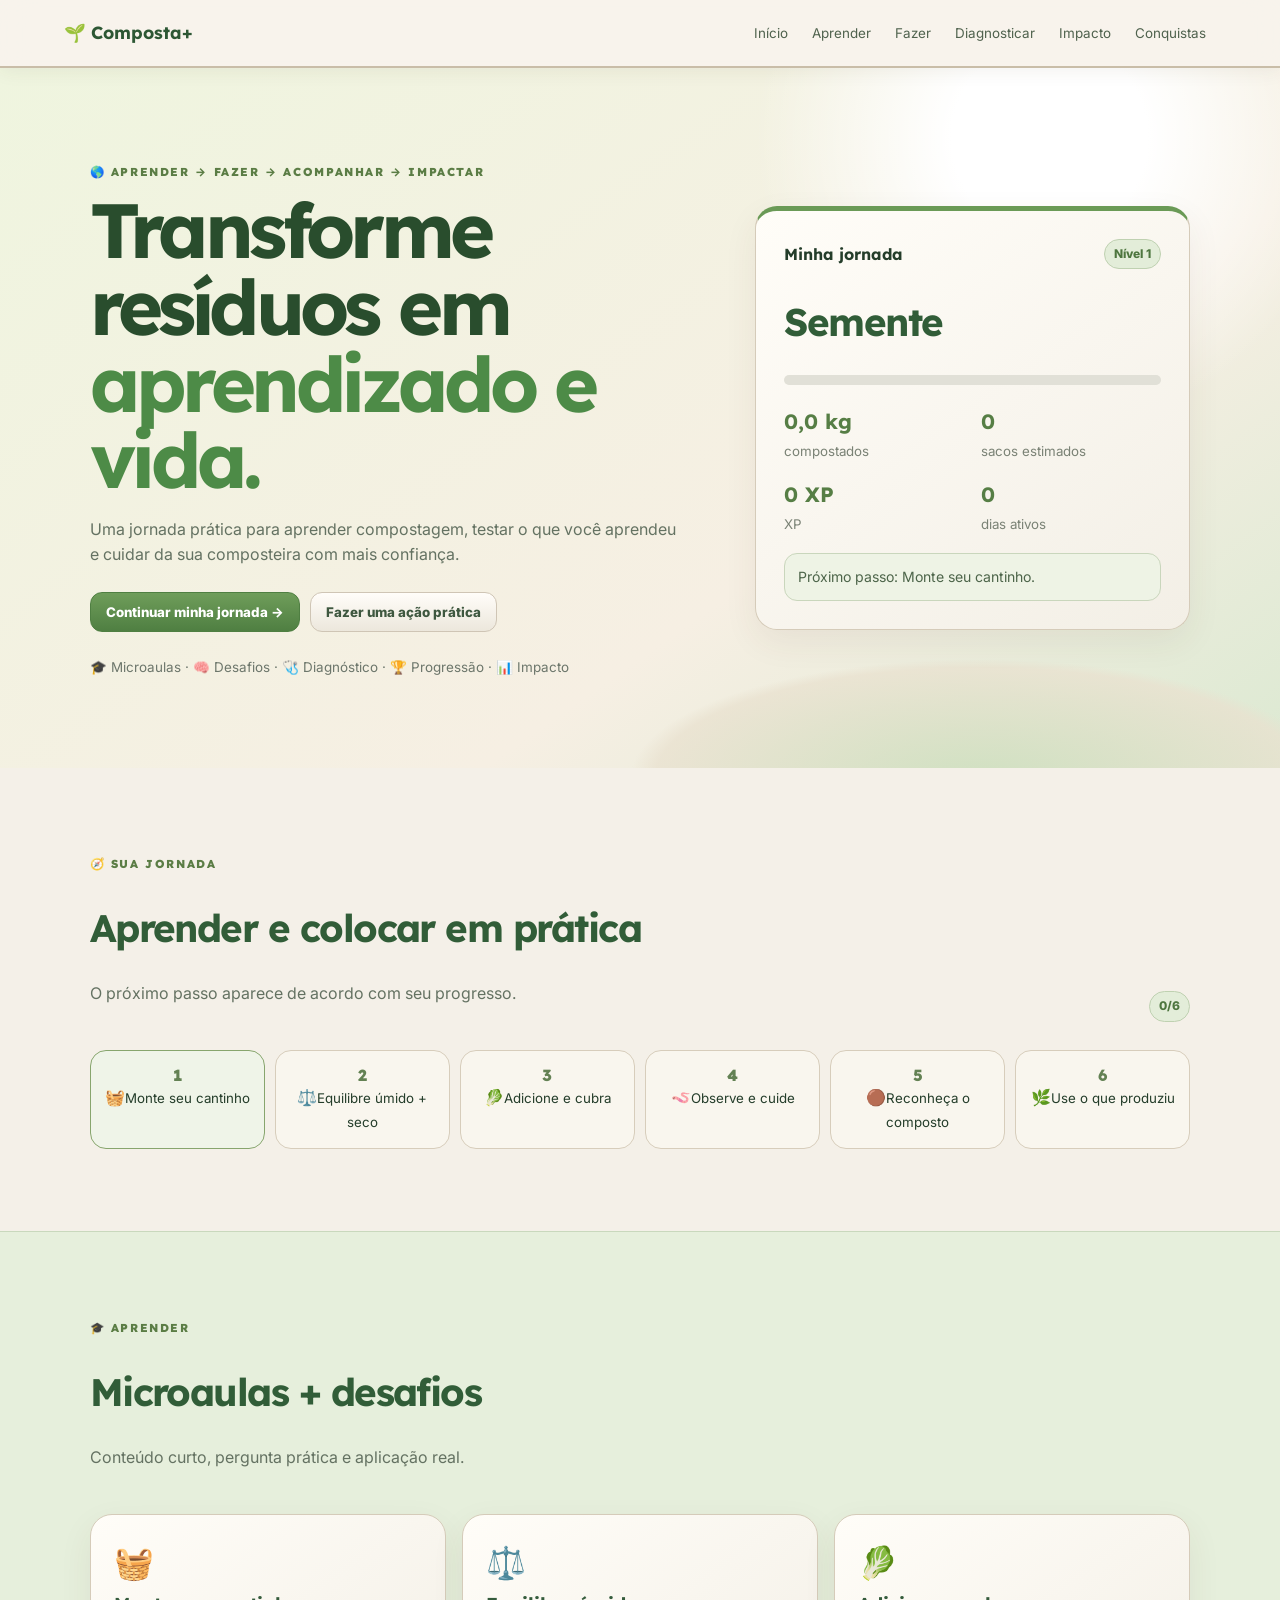
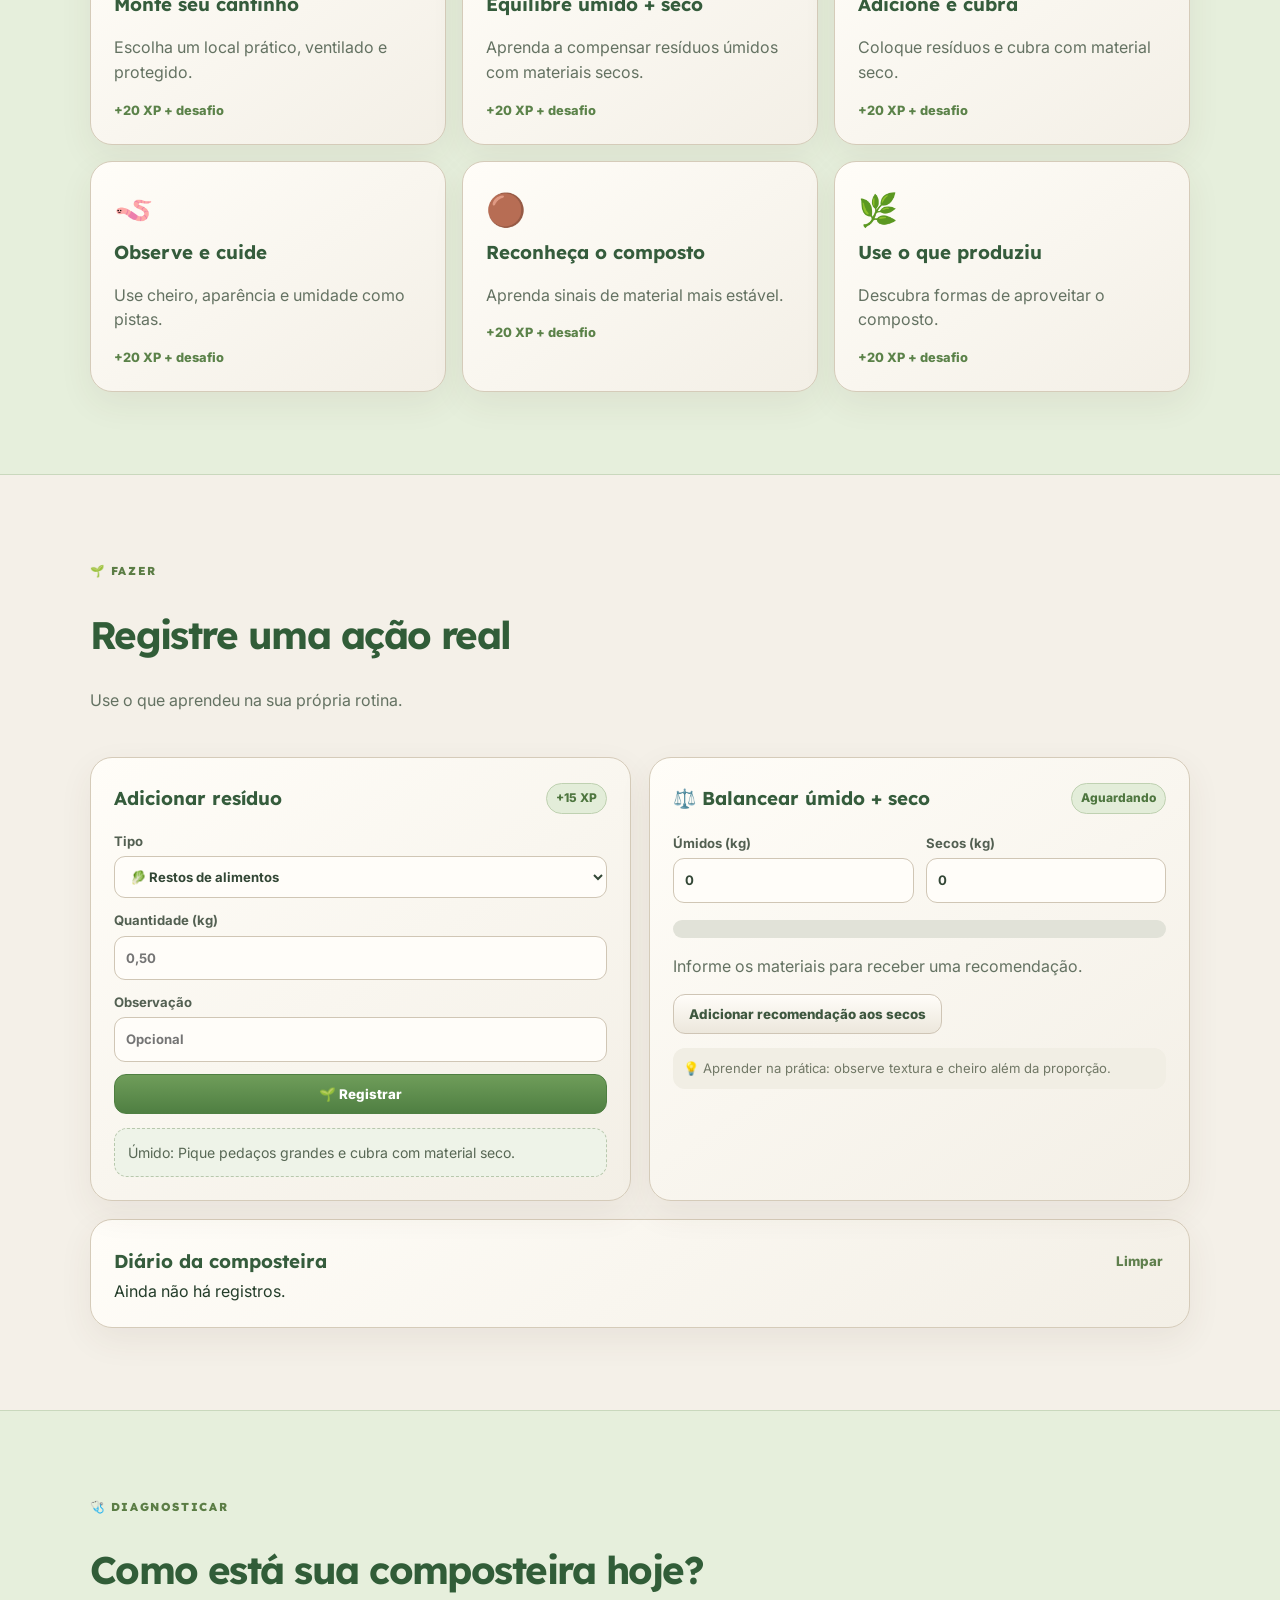
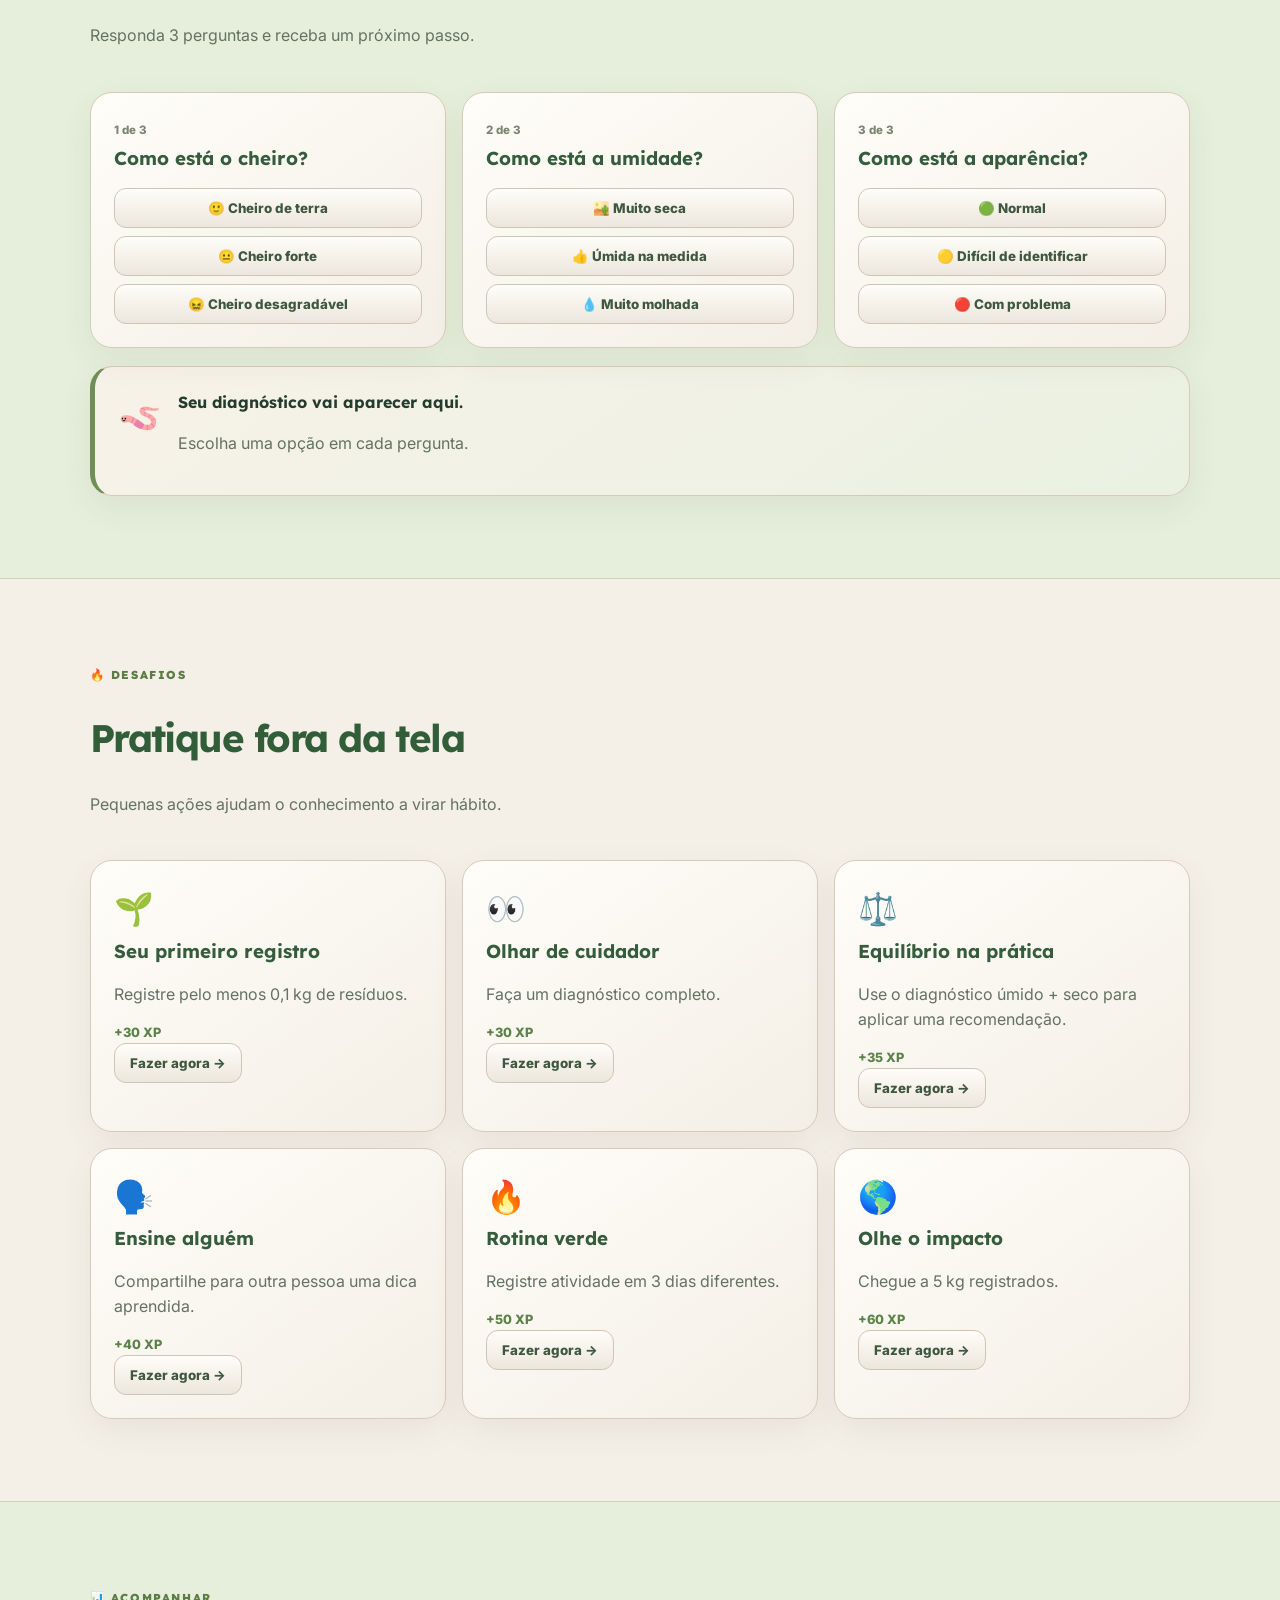
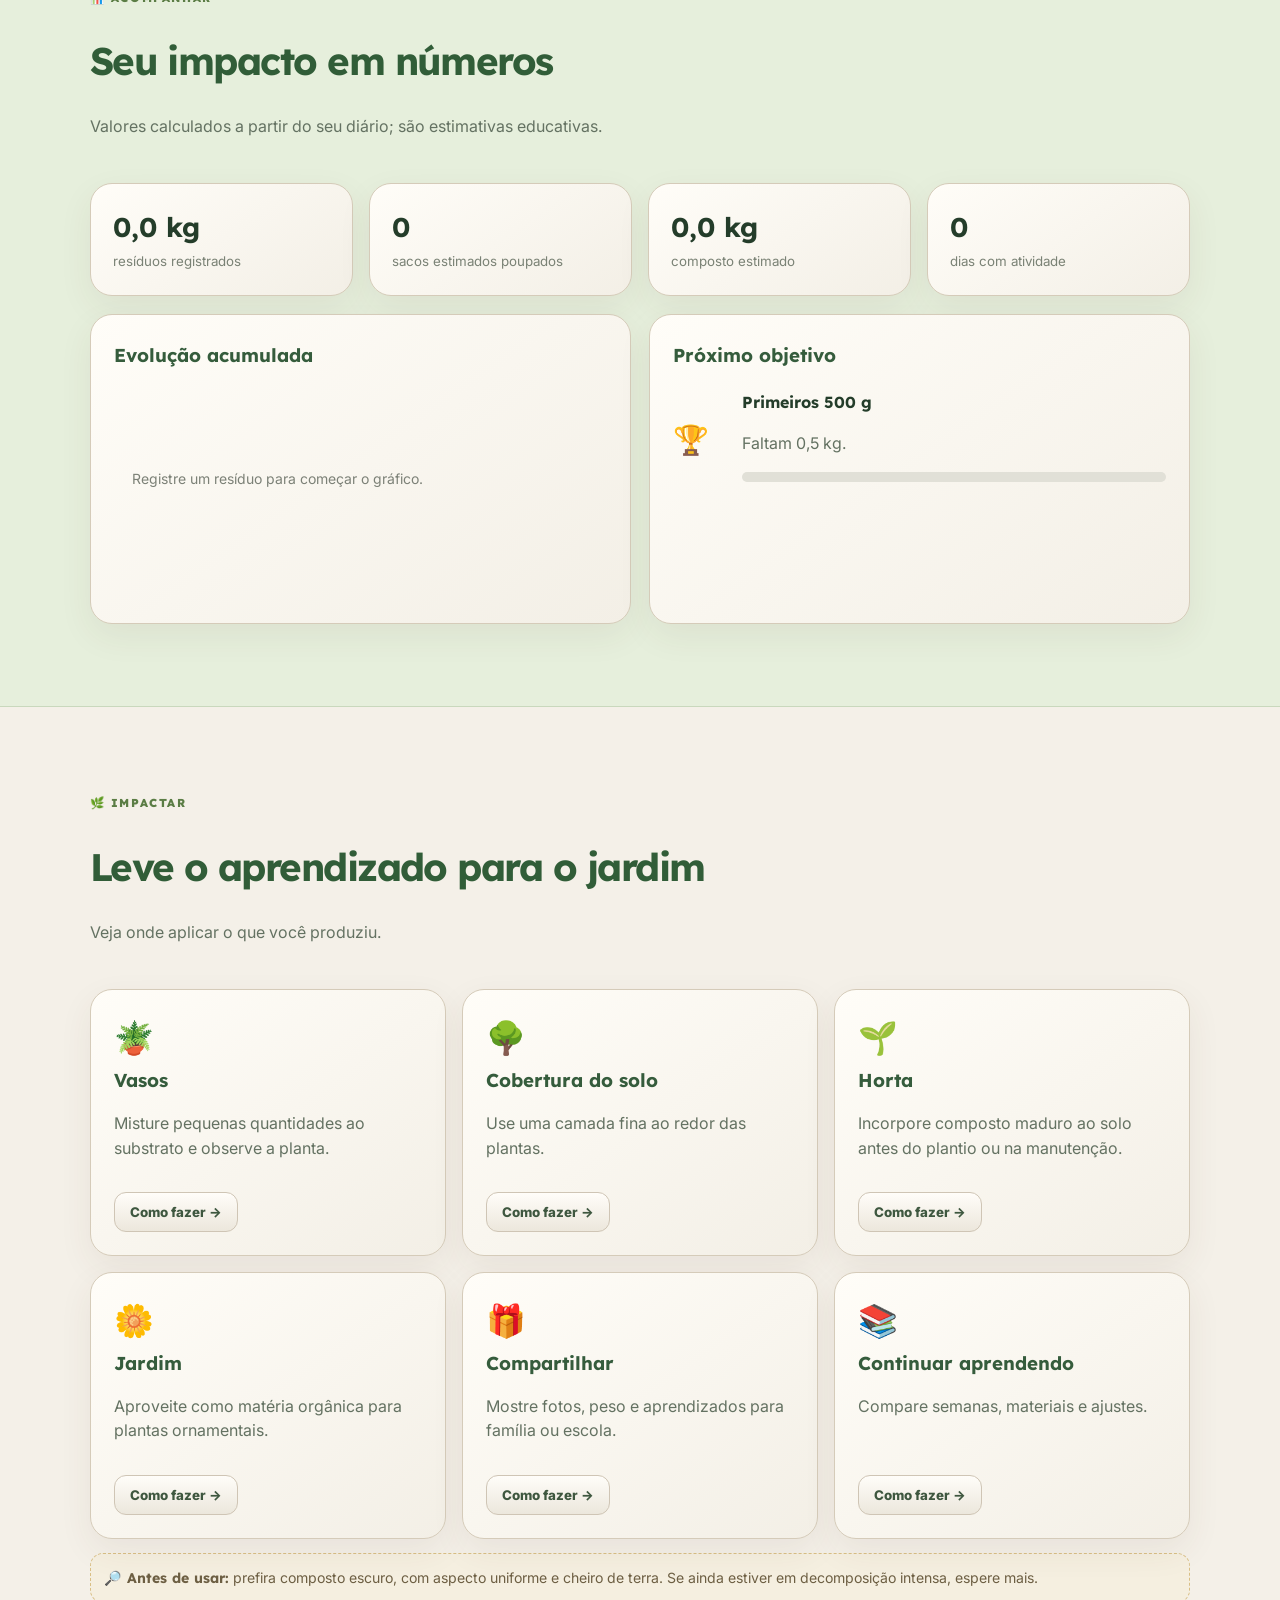
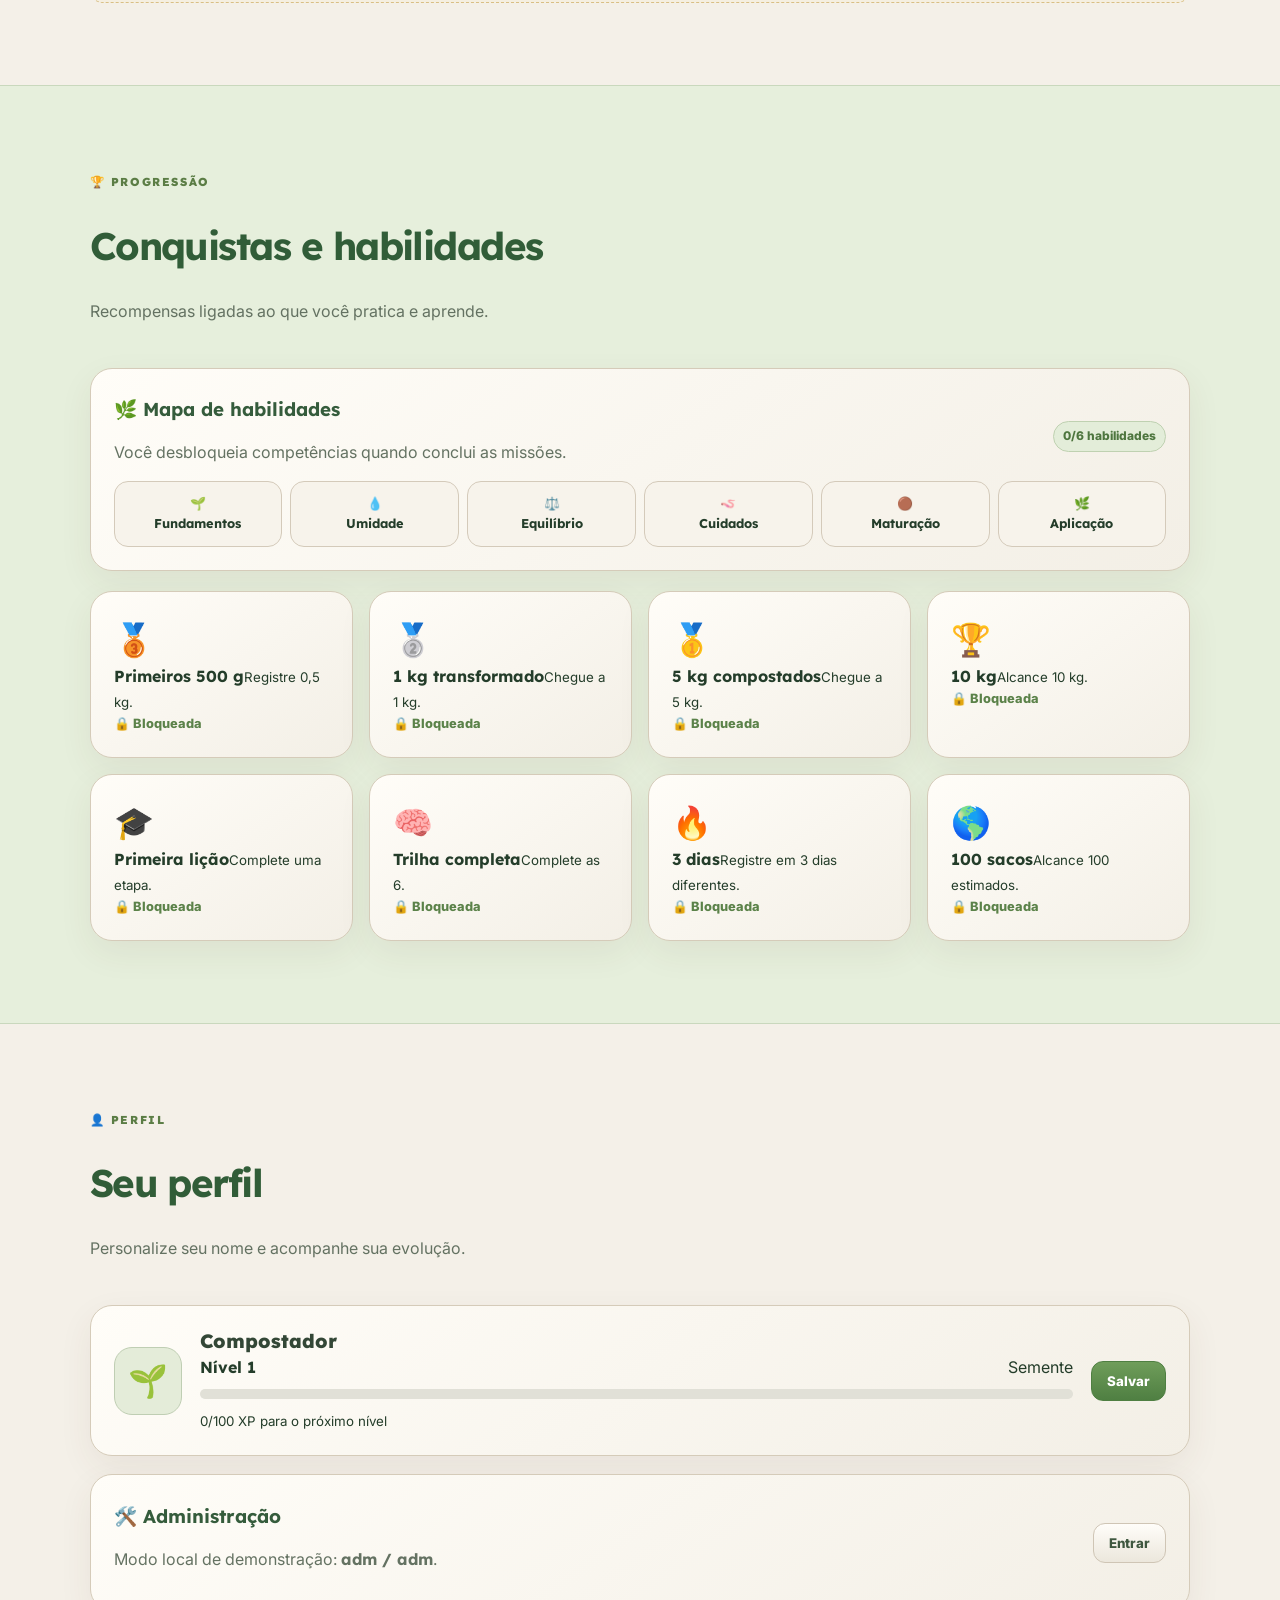
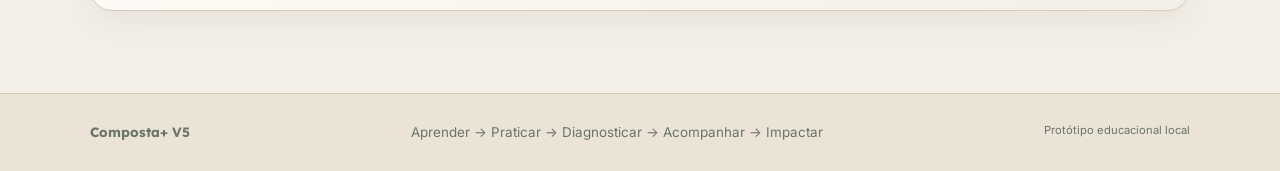
<file: composta_v5/index.html>
<!doctype html>
<html lang="pt-BR">
<head>
<meta charset="utf-8">
<meta name="viewport" content="width=device-width,initial-scale=1">
<meta name="theme-color" content="#2f6b3a">
<meta name="description" content="Composta+ V5 — aprenda compostagem em casa de forma prática, didática e gamificada.">
<title>Composta+ V5 — Aprender • Fazer • Acompanhar • Impactar</title>
<link rel="preconnect" href="https://fonts.googleapis.com">
<link rel="preconnect" href="https://fonts.gstatic.com" crossorigin>
<link href="https://fonts.googleapis.com/css2?family=Inter:wght@400;500;600;700;800&family=Lexend:wght@600;700;800&display=swap" rel="stylesheet">
<link rel="stylesheet" href="css/style.css">
</head>
<body>
<div id="toast" class="toast"></div>
<header>
  <a class="brand" href="#inicio">🌱 <b>Composta+</b></a>
  <nav id="nav">
    <a href="#inicio">Início</a><a href="#aprender">Aprender</a><a href="#fazer">Fazer</a>
    <a href="#diagnostico">Diagnosticar</a><a href="#impacto">Impacto</a><a href="#conquistas">Conquistas</a>
  </nav>
  <button id="menu" class="mobile">☰</button>
</header>
<main>
<section id="inicio" class="hero">
  <div>
    <span class="eyebrow">🌎 APRENDER → FAZER → ACOMPANHAR → IMPACTAR</span>
    <h1>Transforme resíduos em <em>aprendizado e vida.</em></h1>
    <p>Uma jornada prática para aprender compostagem, testar o que você aprendeu e cuidar da sua composteira com mais confiança.</p>
    <div class="actions">
      <button class="primary" data-go="#trilha">Continuar minha jornada →</button>
      <button data-go="#fazer">Fazer uma ação prática</button>
    </div>
    <div class="proof">🎓 Microaulas · 🧠 Desafios · 🩺 Diagnóstico · 🏆 Progressão · 📊 Impacto</div>
  </div>
  <div class="card hero-card">
    <div class="row"><b>Minha jornada</b><span id="level" class="pill">Nível 1</span></div>
    <h2 id="title">Semente</h2>
    <div class="bar"><i id="levelbar"></i></div>
    <div class="mini">
      <div><b id="heroKg">0 kg</b><small>compostados</small></div>
      <div><b id="heroBags">0</b><small>sacos estimados</small></div>
      <div><b id="heroXp">0 XP</b><small>XP</small></div>
      <div><b id="heroDays">0</b><small>dias ativos</small></div>
    </div>
    <div class="next-action" id="nextAction">Próximo passo: complete uma missão.</div>
  </div>
</section>

<section id="trilha">
  <div class="heading">
    <div><span class="eyebrow">🧭 SUA JORNADA</span><h2>Aprender e colocar em prática</h2><p>O próximo passo aparece de acordo com seu progresso.</p></div>
    <span class="pill" id="counter">0/6</span>
  </div>
  <div class="journey" id="journey"></div>
</section>

<section id="aprender" class="tinted">
  <div class="heading"><div><span class="eyebrow">🎓 APRENDER</span><h2>Microaulas + desafios</h2><p>Conteúdo curto, pergunta prática e aplicação real.</p></div></div>
  <div id="lessons" class="grid3"></div>
</section>

<section id="fazer">
  <div class="heading"><div><span class="eyebrow">🌱 FAZER</span><h2>Registre uma ação real</h2><p>Use o que aprendeu na sua própria rotina.</p></div></div>
  <div class="two">
    <div class="card">
      <div class="row"><h3>Adicionar resíduo</h3><span class="pill">+15 XP</span></div>
      <form id="wasteForm">
        <label>Tipo<select id="wasteType"></select></label>
        <label>Quantidade (kg)<input id="kg" type="number" min=".01" max="50" step=".01" required placeholder="0,50"></label>
        <label>Observação<input id="note" maxlength="120" placeholder="Opcional"></label>
        <button class="primary">🌱 Registrar</button>
      </form>
      <div id="tip" class="tip">Escolha um resíduo.</div>
      <div id="learningFeedback" class="feedback hidden"></div>
    </div>

    <div class="card">
      <div class="row"><h3>⚖️ Balancear úmido + seco</h3><span id="mixStatus" class="pill">Aguardando</span></div>
      <div class="inputs"><label>Úmidos (kg)<input id="wet" type="number" min="0" step=".01" value="0"></label><label>Secos (kg)<input id="dry" type="number" min="0" step=".01" value="0"></label></div>
      <div class="mixbar"><i id="mixbar"></i></div>
      <p id="mixText">Informe os materiais para receber uma recomendação.</p>
      <button id="apply" disabled>Adicionar recomendação aos secos</button>
      <div class="microhint">💡 Aprender na prática: observe textura e cheiro além da proporção.</div>
    </div>
  </div>
  <div class="card log"><div class="row"><h3>Diário da composteira</h3><button id="clear" class="link">Limpar</button></div><div id="logs">Ainda não há registros.</div></div>
</section>

<section id="diagnostico" class="tinted">
  <div class="heading"><div><span class="eyebrow">🩺 DIAGNOSTICAR</span><h2>Como está sua composteira hoje?</h2><p>Responda 3 perguntas e receba um próximo passo.</p></div></div>
  <div class="diagnosis-grid">
    <div class="card question-card"><span class="question-step">1 de 3</span><h3>Como está o cheiro?</h3><div class="choice-row" data-group="odor"><button data-value="earth">🙂 Cheiro de terra</button><button data-value="strong">😐 Cheiro forte</button><button data-value="bad">😖 Cheiro desagradável</button></div></div>
    <div class="card question-card"><span class="question-step">2 de 3</span><h3>Como está a umidade?</h3><div class="choice-row" data-group="moisture"><button data-value="dry">🏜️ Muito seca</button><button data-value="ok">👍 Úmida na medida</button><button data-value="wet">💧 Muito molhada</button></div></div>
    <div class="card question-card"><span class="question-step">3 de 3</span><h3>Como está a aparência?</h3><div class="choice-row" data-group="appearance"><button data-value="normal">🟢 Normal</button><button data-value="unclear">🟡 Difícil de identificar</button><button data-value="problem">🔴 Com problema</button></div></div>
  </div>
  <div id="diagnosisResult" class="card diagnosis-result"><div class="result-icon">🪱</div><div><b>Seu diagnóstico vai aparecer aqui.</b><p>Escolha uma opção em cada pergunta.</p></div></div>
</section>

<section id="desafios">
  <div class="heading"><div><span class="eyebrow">🔥 DESAFIOS</span><h2>Pratique fora da tela</h2><p>Pequenas ações ajudam o conhecimento a virar hábito.</p></div></div>
  <div id="challenges" class="grid3"></div>
</section>

<section id="impacto" class="tinted">
  <div class="heading"><div><span class="eyebrow">📊 ACOMPANHAR</span><h2>Seu impacto em números</h2><p>Valores calculados a partir do seu diário; são estimativas educativas.</p></div></div>
  <div class="metrics">
    <div><b id="mkg">0 kg</b><small>resíduos registrados</small></div>
    <div><b id="mbags">0</b><small>sacos estimados poupados</small></div>
    <div><b id="mcomp">0 kg</b><small>composto estimado</small></div>
    <div><b id="mdays">0</b><small>dias com atividade</small></div>
  </div>
  <div class="two">
    <div class="card"><h3>Evolução acumulada</h3><canvas id="chart"></canvas></div>
    <div class="card"><h3>Próximo objetivo</h3><div class="goal">🏆 <div><b id="goal">Primeiros 500 g</b><p id="goalText"></p><div class="bar"><i id="goalbar"></i></div></div></div></div>
  </div>
</section>

<section id="usar">
  <div class="heading"><div><span class="eyebrow">🌿 IMPACTAR</span><h2>Leve o aprendizado para o jardim</h2><p>Veja onde aplicar o que você produziu.</p></div></div>
  <div id="uses" class="grid3"></div>
  <div class="warning"><b>🔎 Antes de usar:</b> prefira composto escuro, com aspecto uniforme e cheiro de terra. Se ainda estiver em decomposição intensa, espere mais.</div>
</section>

<section id="conquistas" class="tinted">
  <div class="heading"><div><span class="eyebrow">🏆 PROGRESSÃO</span><h2>Conquistas e habilidades</h2><p>Recompensas ligadas ao que você pratica e aprende.</p></div></div>
  <div class="skill-tree card" id="skillTree"></div>
  <div id="badges" class="grid4"></div>
</section>

<section id="perfil">
  <div class="heading"><div><span class="eyebrow">👤 PERFIL</span><h2>Seu perfil</h2><p>Personalize seu nome e acompanhe sua evolução.</p></div></div>
  <div class="card profile"><div class="avatar">🌱</div><div class="grow"><input id="name" maxlength="30"><div class="row"><b id="plevel">Nível 1</b><span id="ptitle">Semente</span></div><div class="bar"><i id="pbar"></i></div><small id="xptext"></small></div><button id="saveProfile" class="primary">Salvar</button></div>
  <div class="card admin"><div><h3>🛠️ Administração</h3><p>Modo local de demonstração: <b>adm / adm</b>.</p></div><button id="adminBtn">Entrar</button></div>
</section>

<section id="adminPanel" class="hidden">
  <div class="heading"><div><span class="eyebrow">🛠️ ADMIN</span><h2>Painel administrativo</h2><p>Cadastre resíduos e ajuste as estimativas do protótipo.</p></div><button id="logout">Sair</button></div>
  <div class="two">
    <div class="card"><h3>Novo resíduo</h3><form id="adminForm"><label>Nome<input id="aname" maxlength="40" required></label><label>Categoria<input id="acat" maxlength="30" required></label><label>Dica<input id="atip" maxlength="120"></label><button class="primary">Adicionar</button></form></div>
    <div class="card"><h3>Configurações</h3><label>Saco estimado (kg)<input id="bag" type="number" min=".05" max="10" step=".05"></label><label>Composto estimado (%)<input id="pct" type="number" min="1" max="90"></label><button id="saveConfig">Salvar</button></div>
  </div>
  <div id="adminList" class="card"></div>
</section>
</main>
<footer><b>Composta+ V5</b><span>Aprender → Praticar → Diagnosticar → Acompanhar → Impactar</span><small>Protótipo educacional local</small></footer>
<div id="modal" class="modal hidden"><div class="modalbox"><button id="close">×</button><div id="modalBody"></div></div></div>
<script src="js/app.js"></script>
</body></html>
</file>
<file: composta_plus_site/css/style.css>
:root{--g:#2d6a4f;--g2:#40916c;--lime:#95d5b2;--cream:#f7f4e9;--ink:#17231d;--muted:#68756d;--white:#fff;--line:#dfe7e1;--shadow:0 18px 50px #1f43321a;--r:24px}*{box-sizing:border-box}html{scroll-behavior:smooth}body{margin:0;background:#fbfcf8;color:var(--ink);font:400 16px/1.55 "DM Sans",sans-serif}h1,h2,h3{font-family:Outfit,sans-serif;line-height:1.08}h1{font-size:clamp(3rem,7vw,6.3rem);letter-spacing:-.06em;margin:10px 0 20px}h2{font-size:clamp(2.1rem,4vw,4rem);letter-spacing:-.04em;margin:8px 0 15px}h3{margin:0 0 10px}p{color:var(--muted)}.topbar{height:76px;position:sticky;top:0;z-index:30;background:#fbfcf8ee;backdrop-filter:blur(15px);border-bottom:1px solid var(--line);display:flex;align-items:center;justify-content:space-between;padding:0 5vw}.brand{font:800 1.4rem Outfit;color:var(--ink);text-decoration:none}.brand span:last-child{color:var(--g2)}.mark{display:inline-grid;place-items:center;background:var(--g);color:#fff;width:30px;height:30px;border-radius:9px;margin-right:7px}nav{display:flex;gap:16px;flex-wrap:wrap}nav a{color:var(--muted);text-decoration:none;font-weight:700;font-size:.85rem}#menuBtn{display:none;border:0;background:none;font-size:1.5rem}.section{max-width:1450px;margin:auto;padding:100px 7vw}.tinted{max-width:none;background:#eef5ef}.section-head{max-width:820px;margin-bottom:45px}.eyebrow{color:var(--g2);font-weight:800;font-size:.75rem;letter-spacing:.14em}.hero{min-height:calc(100vh - 76px);display:grid;grid-template-columns:1fr 1fr;align-items:center;gap:5vw}.hero em{color:var(--g2);font-style:normal}.hero>div>p{font-size:1.2rem;max-width:650px}.journey-line{font:800 .78rem Outfit;letter-spacing:.1em;color:var(--g);background:#eaf5ec;display:inline-block;padding:9px 14px;border-radius:99px;margin-top:6px}.actions{display:flex;gap:12px;flex-wrap:wrap;margin:28px 0}.btn{border:0;border-radius:13px;padding:13px 19px;font:800 1rem "DM Sans";cursor:pointer;text-decoration:none;display:inline-flex;justify-content:center;align-items:center}.primary{background:var(--g);color:#fff}.ghost{background:#fff;color:var(--g);border:1px solid var(--line)}.stats{display:flex;gap:24px;color:var(--muted);font-size:.9rem;flex-wrap:wrap}.stats b{color:var(--ink);font-size:1.1rem}.hero-art{height:590px;border-radius:42% 42% 20px 20px;position:relative;overflow:hidden;background:linear-gradient(#e3f3e3,#f6d88b 67%,#8bc38e 68%)}.sun{position:absolute;right:17%;top:13%;width:100px;height:100px;border-radius:50%;background:#ffd875}.hills{position:absolute;bottom:-130px;left:-10%;width:120%;height:300px;background:#518f60;border-radius:50%}.hero-emoji{position:absolute;bottom:90px;left:44%;font-size:5rem}.floating{position:absolute;top:15%;left:9%;background:#fff;padding:15px 20px;border-radius:20px;box-shadow:var(--shadow);font-size:2rem;text-align:center}.floating small{font:800 .75rem Outfit;color:var(--g)}.card{background:#fff;border:1px solid var(--line);border-radius:var(--r);box-shadow:var(--shadow)}

.impact-banner{max-width:1450px;margin:0 auto;padding:0 7vw 30px;font:700 1.05rem Outfit;color:var(--g)}
.impact-banner b{color:var(--ink)}

.profile-grid{display:grid;grid-template-columns:1.2fr .8fr;gap:18px;max-width:1050px}.profile-card,.level-card{padding:28px;display:flex;align-items:center;gap:20px}.profile-card .btn{margin-left:auto}.avatar{font-size:3rem;width:75px;height:75px;border-radius:50%;background:#eef7ef;display:grid;place-items:center}.level-card{display:block}.level-card span{font-size:.75rem;color:var(--muted);font-weight:800}.level-card strong{display:block;font:800 2rem Outfit;margin:8px 0}.kg-title{display:block;margin-top:6px;font-weight:800;color:var(--g2)}.levelbar,.challenge-progress{height:9px;background:#e4ebe6;border-radius:99px;overflow:hidden}.levelbar i,.challenge-progress i{display:block;height:100%;width:0;background:var(--g2);border-radius:99px;transition:.5s}

.badges-card{max-width:1050px;margin:18px auto 0;padding:28px}
.badges{display:flex;flex-wrap:wrap;gap:10px;margin-top:14px}
.badge{background:#eef7ef;border:1px solid var(--line);border-radius:14px;padding:12px 16px;min-width:190px}
.badge b{display:block;font:800 .95rem Outfit;color:var(--g)}
.badge small{color:var(--muted)}
.badge.locked{opacity:.45}
.admin-toggle{max-width:1050px;margin:18px auto 0;display:flex;align-items:center;gap:12px}
.admin-toggle small{color:var(--muted)}

.composter-grid{display:grid;grid-template-columns:1.05fr .95fr;gap:20px;max-width:1050px;margin:auto}.composter,.dashboard{padding:28px}.stage{display:flex;justify-content:space-between;color:var(--g);font-weight:800}.bin{height:320px;width:250px;margin:20px auto;background:linear-gradient(90deg,#80512f,#aa7446,#704427);border:9px solid #674024;border-radius:15px 15px 55px 55px;display:flex;flex-direction:column;justify-content:flex-end;overflow:hidden}.bin div{width:100%;transition:.5s}.bin div:nth-child(1){background:#c79b55}.bin div:nth-child(2){background:#557b3d}.bin div:nth-child(3){background:#4b382b}.material-buttons{display:grid;grid-template-columns:repeat(3,1fr);gap:8px;margin-bottom:12px}.material-buttons button,.miniQuiz button{border:1px solid var(--line);background:#f8faf7;border-radius:12px;padding:10px;cursor:pointer;font-weight:700}.full{width:100%}.metric{display:flex;justify-content:space-between;padding:16px 0;border-bottom:1px solid var(--line)}.metric span{color:var(--muted)}.metric b{color:var(--g)}.advice{background:#eef7ef;color:var(--g);padding:15px;border-radius:14px;margin-top:18px;font-weight:700}

.impact-card{max-width:1050px;margin:0 auto 20px;padding:28px}
.impact-grid{display:grid;grid-template-columns:repeat(5,1fr);gap:14px;margin-top:10px}
.impact-item{background:#eef7ef;border-radius:16px;padding:16px 10px;text-align:center}
.impact-item b{display:block;font:800 1.5rem Outfit;color:var(--g)}
.impact-item span{font-size:.78rem;color:var(--muted)}
.estimate-note{display:block;color:var(--muted);margin-top:12px;font-size:.8rem}
.chart-wrap{margin-top:22px}
.chart-wrap h4{margin:0 0 10px;font-size:.95rem;color:var(--g)}
#kgChart{width:100%;height:180px;background:#f6faf7;border-radius:14px}

.weight-register{margin:14px 0}
.weight-register label{font-size:.82rem;color:var(--muted);font-weight:700}
.weight-row{display:grid;grid-template-columns:1fr auto;gap:8px;margin-top:6px}
.weight-row input{padding:12px;border:1px solid var(--line);border-radius:11px;font:inherit}

.waste-bank-card{max-width:1050px;margin:20px auto 0;padding:28px}
.waste-results{display:grid;grid-template-columns:repeat(auto-fit,minmax(220px,1fr));gap:12px;margin-top:16px}
.waste-result-item{border:1px solid var(--line);border-radius:14px;padding:14px}
.waste-result-item.yes{border-color:#95d5b2;background:#f3fbf5}
.waste-result-item.no{border-color:#f0b3b3;background:#fdf4f4}
.waste-result-item b{display:block;margin-bottom:4px}
.waste-result-item small{color:var(--muted);display:block;margin-top:4px}

.photo-card{max-width:1050px;margin:20px auto 0;padding:28px}.photo-card input,.admin-card input,.admin-card select,.weather-input input{width:100%;padding:12px;border:1px solid var(--line);border-radius:11px;margin:5px 0;font:inherit}.photo-card .btn{margin-top:5px}
.diary-checks{display:grid;grid-template-columns:1fr 1fr;gap:6px;margin:10px 0;font-size:.88rem;color:var(--ink)}
.diary-checks label{display:flex;align-items:center;gap:6px}
.small-label{display:block;font-size:.8rem;color:var(--muted);font-weight:700;margin-top:6px}
.diary{display:grid;grid-template-columns:repeat(3,1fr);gap:12px;margin-top:18px}.entry{padding:10px;border:1px solid var(--line);border-radius:14px}.entry img{width:100%;height:150px;object-fit:cover;border-radius:10px}.entry small{color:var(--muted)}.entry .tags{color:var(--g2);font-size:.78rem;font-weight:700}

.weather-box{max-width:900px;padding:25px}.weather-input{display:grid;grid-template-columns:1fr auto;gap:10px}.weather-result{margin-top:20px;padding:20px;background:#f6faf7;border-radius:18px}.weather-main{display:flex;align-items:center;gap:20px}.weather-icon{font-size:4rem}.weather-temp{font:800 3rem Outfit}.weather-alert{margin-top:12px;background:#fdf1e0;color:#8a5a12;padding:12px 15px;border-radius:12px;font-weight:700}.empty{text-align:center;color:var(--muted);padding:20px;display:flex;flex-direction:column;gap:4px}

.tutorial-grid,.video-grid,.experiment-grid,.admin-grid{display:grid;grid-template-columns:repeat(3,1fr);gap:17px}.tutorial,.video,.experiment,.admin-card{padding:25px}.tutorial.done{border-color:var(--g2);background:#f0f8f2}.steps{list-style:none;padding:0}.steps li{padding:10px;border-bottom:1px solid var(--line);display:flex;gap:8px}.steps input{accent-color:var(--g)}.filters{display:flex;gap:8px;flex-wrap:wrap;margin-bottom:20px}.filter{border:1px solid var(--line);background:#fff;padding:9px 15px;border-radius:99px;cursor:pointer;font-weight:700}.filter.active{background:var(--g);color:#fff}.video-thumb{height:160px;border-radius:15px;background:linear-gradient(135deg,#2d6a4f,#95d5b2);display:grid;place-items:center;color:#fff;font-size:3rem;text-decoration:none}.video small{display:inline-block;margin-top:10px;color:var(--g)}.dark{max-width:none;background:#163c2b;color:#fff}.light p{color:#b8cec0}.light .eyebrow{color:#95d5b2}

.ranking-list{max-width:900px;margin:auto}.rank{display:grid;grid-template-columns:60px 1fr auto auto;align-items:center;gap:15px;background:#204c39;border:1px solid #386650;padding:17px 20px;margin:7px 0;border-radius:15px}.rank.me{outline:2px solid #95d5b2}.rank strong{font:800 1.3rem Outfit}.rank small{color:#b8cec0}.rank .rkg{color:#95d5b2;font-weight:700;font-size:.9rem}.challenge{max-width:900px;margin:25px auto;padding:25px}.dark-card{background:#204c39;border-color:#386650;color:#fff;box-shadow:none}.challenge .btn{margin-top:18px}

.experiment .sim{display:grid;gap:12px}.sim label{display:grid;gap:4px;color:var(--muted)}input[type=range]{accent-color:var(--g)}#simResult{color:var(--g)}
.mixer-group{margin:10px 0}
.mixer-group b{display:block;font-size:.82rem;color:var(--g);margin-bottom:6px}
.mixer-group label{display:grid;grid-template-columns:1fr 90px;align-items:center;gap:8px;color:var(--muted);font-size:.85rem;margin:6px 0}
.mixer-group input{padding:9px;border:1px solid var(--line);border-radius:9px;font:inherit}
.mixer-bars{display:grid;gap:8px;margin:14px 0}
.mixer-bar-wrap{display:grid;grid-template-columns:55px 1fr;align-items:center;gap:8px;font-size:.8rem;color:var(--muted)}
.mixer-bar{height:9px;background:#e4ebe6;border-radius:99px;overflow:hidden}
.mixer-bar i{display:block;height:100%;width:0;background:var(--g2);border-radius:99px;transition:.4s}
#simResult{display:block;margin-top:8px}

.miniQuiz{display:grid;gap:8px}.miniQuiz button{background:#fff;text-align:left}

.admin-grid{grid-template-columns:repeat(3,1fr)}.admin-card{display:grid;gap:8px;align-content:start}.adminChallenges{color:var(--muted);font-size:.9rem}
.admin-lock{max-width:640px;margin:0 auto;padding:30px;text-align:center}
.admin-lock .btn{margin:10px auto}
.admin-lock small{display:block;color:var(--muted);margin-top:6px}
.admin-panel{display:none}
.admin-panel.open{display:block}
.waste-admin{grid-column:1/-1}
.waste-admin-list{display:grid;grid-template-columns:repeat(auto-fit,minmax(200px,1fr));gap:8px;margin-top:10px}
.waste-admin-item{border:1px solid var(--line);border-radius:12px;padding:10px;font-size:.82rem;color:var(--muted);position:relative}
.waste-admin-item b{color:var(--ink);display:block}
.waste-admin-item button{position:absolute;top:6px;right:8px;border:0;background:none;cursor:pointer;color:#b33;font-weight:800}

.modal{display:none;position:fixed;inset:0;background:#081b10aa;z-index:80;place-items:center;padding:20px}.modal.open{display:grid}.modal-box{background:#fff;padding:35px;border-radius:25px;max-width:600px;width:100%;position:relative}.modal-box>button{position:absolute;right:18px;top:10px;border:0;background:none;font-size:2rem;cursor:pointer}.toast{position:fixed;right:20px;bottom:20px;background:#173f2c;color:#fff;padding:13px 18px;border-radius:13px;transform:translateY(100px);opacity:0;transition:.3s;z-index:90}.toast.show{transform:none;opacity:1}footer{background:#10281d;color:#fff;padding:50px 7vw}footer p{color:#a9bdb1}
@media(max-width:950px){nav{display:none;position:absolute;top:76px;left:0;right:0;background:#fff;padding:20px 7vw;flex-direction:column}nav.open{display:flex}#menuBtn{display:block}.hero,.composter-grid,.profile-grid{grid-template-columns:1fr}.hero-art{height:420px}.tutorial-grid,.video-grid,.experiment-grid,.admin-grid{grid-template-columns:1fr 1fr}.section{padding:75px 6vw}.impact-grid{grid-template-columns:repeat(3,1fr)}}
@media(max-width:600px){.tutorial-grid,.video-grid,.experiment-grid,.admin-grid,.diary{grid-template-columns:1fr}.hero-art{height:340px}.material-buttons{grid-template-columns:1fr}.weather-input{grid-template-columns:1fr}.profile-card{align-items:flex-start;flex-wrap:wrap}.profile-card .btn{margin-left:0;width:100%}.stats{flex-wrap:wrap}.bin{height:270px}.section{padding:65px 5vw}.impact-grid{grid-template-columns:repeat(2,1fr)}.diary-checks{grid-template-columns:1fr}.rank{grid-template-columns:40px 1fr auto;grid-template-areas:"a b c" "a b d"}}
</file>
<file: composta_plus_v2/css/style.css>
:root{--g:#2d6a4f;--g2:#40916c;--lime:#95d5b2;--cream:#f7f4e9;--ink:#17231d;--muted:#68756d;--white:#fff;--line:#dfe7e1;--shadow:0 18px 50px #1f43321a;--r:24px}*{box-sizing:border-box}html{scroll-behavior:smooth}body{margin:0;background:#fbfcf8;color:var(--ink);font:400 16px/1.55 "DM Sans",sans-serif}h1,h2,h3{font-family:Outfit,sans-serif;line-height:1.08}h1{font-size:clamp(3rem,7vw,6.3rem);letter-spacing:-.06em;margin:10px 0 20px}h2{font-size:clamp(2.1rem,4vw,4rem);letter-spacing:-.04em;margin:8px 0 15px}h3{margin:0 0 10px}p{color:var(--muted)}.topbar{height:76px;position:sticky;top:0;z-index:30;background:#fbfcf8ee;backdrop-filter:blur(15px);border-bottom:1px solid var(--line);display:flex;align-items:center;justify-content:space-between;padding:0 5vw}.brand{font:800 1.4rem Outfit;color:var(--ink);text-decoration:none}.brand span:last-child{color:var(--g2)}.mark{display:inline-grid;place-items:center;background:var(--g);color:#fff;width:30px;height:30px;border-radius:9px;margin-right:7px}nav{display:flex;gap:16px;flex-wrap:wrap}nav a{color:var(--muted);text-decoration:none;font-weight:700;font-size:.85rem}#menuBtn{display:none;border:0;background:none;font-size:1.5rem}.section{max-width:1450px;margin:auto;padding:100px 7vw}.tinted{max-width:none;background:#eef5ef}.section-head{max-width:820px;margin-bottom:45px}.eyebrow{color:var(--g2);font-weight:800;font-size:.75rem;letter-spacing:.14em}.hero{min-height:calc(100vh - 76px);display:grid;grid-template-columns:1fr 1fr;align-items:center;gap:5vw}.hero em{color:var(--g2);font-style:normal}.hero>div>p{font-size:1.2rem;max-width:650px}.journey-line{font:800 .78rem Outfit;letter-spacing:.1em;color:var(--g);background:#eaf5ec;display:inline-block;padding:9px 14px;border-radius:99px;margin-top:6px}.actions{display:flex;gap:12px;flex-wrap:wrap;margin:28px 0}.btn{border:0;border-radius:13px;padding:13px 19px;font:800 1rem "DM Sans";cursor:pointer;text-decoration:none;display:inline-flex;justify-content:center;align-items:center}.primary{background:var(--g);color:#fff}.ghost{background:#fff;color:var(--g);border:1px solid var(--line)}.stats{display:flex;gap:24px;color:var(--muted);font-size:.9rem;flex-wrap:wrap}.stats b{color:var(--ink);font-size:1.1rem}.hero-art{height:590px;border-radius:42% 42% 20px 20px;position:relative;overflow:hidden;background:linear-gradient(#e3f3e3,#f6d88b 67%,#8bc38e 68%)}.sun{position:absolute;right:17%;top:13%;width:100px;height:100px;border-radius:50%;background:#ffd875}.hills{position:absolute;bottom:-130px;left:-10%;width:120%;height:300px;background:#518f60;border-radius:50%}.hero-emoji{position:absolute;bottom:90px;left:44%;font-size:5rem}.floating{position:absolute;top:15%;left:9%;background:#fff;padding:15px 20px;border-radius:20px;box-shadow:var(--shadow);font-size:2rem;text-align:center}.floating small{font:800 .75rem Outfit;color:var(--g)}.card{background:#fff;border:1px solid var(--line);border-radius:var(--r);box-shadow:var(--shadow)}

.impact-banner{max-width:1450px;margin:0 auto;padding:0 7vw 30px;font:700 1.05rem Outfit;color:var(--g)}
.impact-banner b{color:var(--ink)}

.profile-grid{display:grid;grid-template-columns:1.2fr .8fr;gap:18px;max-width:1050px}.profile-card,.level-card{padding:28px;display:flex;align-items:center;gap:20px}.profile-card .btn{margin-left:auto}.avatar{font-size:3rem;width:75px;height:75px;border-radius:50%;background:#eef7ef;display:grid;place-items:center}.level-card{display:block}.level-card span{font-size:.75rem;color:var(--muted);font-weight:800}.level-card strong{display:block;font:800 2rem Outfit;margin:8px 0}.kg-title{display:block;margin-top:6px;font-weight:800;color:var(--g2)}.levelbar,.challenge-progress{height:9px;background:#e4ebe6;border-radius:99px;overflow:hidden}.levelbar i,.challenge-progress i{display:block;height:100%;width:0;background:var(--g2);border-radius:99px;transition:.5s}

.badges-card{max-width:1050px;margin:18px auto 0;padding:28px}
.badges{display:flex;flex-wrap:wrap;gap:10px;margin-top:14px}
.badge{background:#eef7ef;border:1px solid var(--line);border-radius:14px;padding:12px 16px;min-width:190px}
.badge b{display:block;font:800 .95rem Outfit;color:var(--g)}
.badge small{color:var(--muted)}
.badge.locked{opacity:.45}
.admin-toggle{max-width:1050px;margin:18px auto 0;display:flex;align-items:center;gap:12px}
.admin-toggle small{color:var(--muted)}

.composter-grid{display:grid;grid-template-columns:1.05fr .95fr;gap:20px;max-width:1050px;margin:auto}.composter,.dashboard{padding:28px}.stage{display:flex;justify-content:space-between;color:var(--g);font-weight:800}.bin{height:320px;width:250px;margin:20px auto;background:linear-gradient(90deg,#80512f,#aa7446,#704427);border:9px solid #674024;border-radius:15px 15px 55px 55px;display:flex;flex-direction:column;justify-content:flex-end;overflow:hidden}.bin div{width:100%;transition:.5s}.bin div:nth-child(1){background:#c79b55}.bin div:nth-child(2){background:#557b3d}.bin div:nth-child(3){background:#4b382b}.material-buttons{display:grid;grid-template-columns:repeat(3,1fr);gap:8px;margin-bottom:12px}.material-buttons button,.miniQuiz button{border:1px solid var(--line);background:#f8faf7;border-radius:12px;padding:10px;cursor:pointer;font-weight:700}.full{width:100%}.metric{display:flex;justify-content:space-between;padding:16px 0;border-bottom:1px solid var(--line)}.metric span{color:var(--muted)}.metric b{color:var(--g)}.advice{background:#eef7ef;color:var(--g);padding:15px;border-radius:14px;margin-top:18px;font-weight:700}

.impact-card{max-width:1050px;margin:0 auto 20px;padding:28px}
.impact-grid{display:grid;grid-template-columns:repeat(5,1fr);gap:14px;margin-top:10px}
.impact-item{background:#eef7ef;border-radius:16px;padding:16px 10px;text-align:center}
.impact-item b{display:block;font:800 1.5rem Outfit;color:var(--g)}
.impact-item span{font-size:.78rem;color:var(--muted)}
.estimate-note{display:block;color:var(--muted);margin-top:12px;font-size:.8rem}
.chart-wrap{margin-top:22px}
.chart-wrap h4{margin:0 0 10px;font-size:.95rem;color:var(--g)}
#kgChart{width:100%;height:180px;background:#f6faf7;border-radius:14px}

.weight-register{margin:14px 0}
.weight-register label{font-size:.82rem;color:var(--muted);font-weight:700}
.weight-row{display:grid;grid-template-columns:1fr auto;gap:8px;margin-top:6px}
.weight-row input{padding:12px;border:1px solid var(--line);border-radius:11px;font:inherit}

.waste-bank-card{max-width:1050px;margin:20px auto 0;padding:28px}
.waste-results{display:grid;grid-template-columns:repeat(auto-fit,minmax(220px,1fr));gap:12px;margin-top:16px}
.waste-result-item{border:1px solid var(--line);border-radius:14px;padding:14px}
.waste-result-item.yes{border-color:#95d5b2;background:#f3fbf5}
.waste-result-item.no{border-color:#f0b3b3;background:#fdf4f4}
.waste-result-item b{display:block;margin-bottom:4px}
.waste-result-item small{color:var(--muted);display:block;margin-top:4px}

.photo-card{max-width:1050px;margin:20px auto 0;padding:28px}.photo-card input,.admin-card input,.admin-card select,.weather-input input{width:100%;padding:12px;border:1px solid var(--line);border-radius:11px;margin:5px 0;font:inherit}.photo-card .btn{margin-top:5px}
.diary-checks{display:grid;grid-template-columns:1fr 1fr;gap:6px;margin:10px 0;font-size:.88rem;color:var(--ink)}
.diary-checks label{display:flex;align-items:center;gap:6px}
.small-label{display:block;font-size:.8rem;color:var(--muted);font-weight:700;margin-top:6px}
.diary{display:grid;grid-template-columns:repeat(3,1fr);gap:12px;margin-top:18px}.entry{padding:10px;border:1px solid var(--line);border-radius:14px}.entry img{width:100%;height:150px;object-fit:cover;border-radius:10px}.entry small{color:var(--muted)}.entry .tags{color:var(--g2);font-size:.78rem;font-weight:700}

.weather-box{max-width:900px;padding:25px}.weather-input{display:grid;grid-template-columns:1fr auto;gap:10px}.weather-result{margin-top:20px;padding:20px;background:#f6faf7;border-radius:18px}.weather-main{display:flex;align-items:center;gap:20px}.weather-icon{font-size:4rem}.weather-temp{font:800 3rem Outfit}.weather-alert{margin-top:12px;background:#fdf1e0;color:#8a5a12;padding:12px 15px;border-radius:12px;font-weight:700}.empty{text-align:center;color:var(--muted);padding:20px;display:flex;flex-direction:column;gap:4px}

.tutorial-grid,.video-grid,.experiment-grid,.admin-grid{display:grid;grid-template-columns:repeat(3,1fr);gap:17px}.tutorial,.video,.experiment,.admin-card{padding:25px}.tutorial.done{border-color:var(--g2);background:#f0f8f2}.steps{list-style:none;padding:0}.steps li{padding:10px;border-bottom:1px solid var(--line);display:flex;gap:8px}.steps input{accent-color:var(--g)}.filters{display:flex;gap:8px;flex-wrap:wrap;margin-bottom:20px}.filter{border:1px solid var(--line);background:#fff;padding:9px 15px;border-radius:99px;cursor:pointer;font-weight:700}.filter.active{background:var(--g);color:#fff}.video-thumb{height:160px;border-radius:15px;background:linear-gradient(135deg,#2d6a4f,#95d5b2);display:grid;place-items:center;color:#fff;font-size:3rem;text-decoration:none}.video small{display:inline-block;margin-top:10px;color:var(--g)}.dark{max-width:none;background:#163c2b;color:#fff}.light p{color:#b8cec0}.light .eyebrow{color:#95d5b2}

.ranking-list{max-width:900px;margin:auto}.rank{display:grid;grid-template-columns:60px 1fr auto auto;align-items:center;gap:15px;background:#204c39;border:1px solid #386650;padding:17px 20px;margin:7px 0;border-radius:15px}.rank.me{outline:2px solid #95d5b2}.rank strong{font:800 1.3rem Outfit}.rank small{color:#b8cec0}.rank .rkg{color:#95d5b2;font-weight:700;font-size:.9rem}.challenge{max-width:900px;margin:25px auto;padding:25px}.dark-card{background:#204c39;border-color:#386650;color:#fff;box-shadow:none}.challenge .btn{margin-top:18px}

.experiment .sim{display:grid;gap:12px}.sim label{display:grid;gap:4px;color:var(--muted)}input[type=range]{accent-color:var(--g)}#simResult{color:var(--g)}
.mixer-group{margin:10px 0}
.mixer-group b{display:block;font-size:.82rem;color:var(--g);margin-bottom:6px}
.mixer-group label{display:grid;grid-template-columns:1fr 90px;align-items:center;gap:8px;color:var(--muted);font-size:.85rem;margin:6px 0}
.mixer-group input{padding:9px;border:1px solid var(--line);border-radius:9px;font:inherit}
.mixer-bars{display:grid;gap:8px;margin:14px 0}
.mixer-bar-wrap{display:grid;grid-template-columns:55px 1fr;align-items:center;gap:8px;font-size:.8rem;color:var(--muted)}
.mixer-bar{height:9px;background:#e4ebe6;border-radius:99px;overflow:hidden}
.mixer-bar i{display:block;height:100%;width:0;background:var(--g2);border-radius:99px;transition:.4s}
#simResult{display:block;margin-top:8px}

.miniQuiz{display:grid;gap:8px}.miniQuiz button{background:#fff;text-align:left}

.admin-grid{grid-template-columns:repeat(3,1fr)}.admin-card{display:grid;gap:8px;align-content:start}.adminChallenges{color:var(--muted);font-size:.9rem}
.admin-lock{max-width:640px;margin:0 auto;padding:30px;text-align:center}
.admin-lock .btn{margin:10px auto}
.admin-lock small{display:block;color:var(--muted);margin-top:6px}
.admin-panel{display:none}
.admin-panel.open{display:block}
.waste-admin{grid-column:1/-1}
.waste-admin-list{display:grid;grid-template-columns:repeat(auto-fit,minmax(200px,1fr));gap:8px;margin-top:10px}
.waste-admin-item{border:1px solid var(--line);border-radius:12px;padding:10px;font-size:.82rem;color:var(--muted);position:relative}
.waste-admin-item b{color:var(--ink);display:block}
.waste-admin-item button{position:absolute;top:6px;right:8px;border:0;background:none;cursor:pointer;color:#b33;font-weight:800}

.modal{display:none;position:fixed;inset:0;background:#081b10aa;z-index:80;place-items:center;padding:20px}.modal.open{display:grid}.modal-box{background:#fff;padding:35px;border-radius:25px;max-width:600px;width:100%;position:relative}.modal-box>button{position:absolute;right:18px;top:10px;border:0;background:none;font-size:2rem;cursor:pointer}.toast{position:fixed;right:20px;bottom:20px;background:#173f2c;color:#fff;padding:13px 18px;border-radius:13px;transform:translateY(100px);opacity:0;transition:.3s;z-index:90}.toast.show{transform:none;opacity:1}footer{background:#10281d;color:#fff;padding:50px 7vw}footer p{color:#a9bdb1}
@media(max-width:950px){nav{display:none;position:absolute;top:76px;left:0;right:0;background:#fff;padding:20px 7vw;flex-direction:column}nav.open{display:flex}#menuBtn{display:block}.hero,.composter-grid,.profile-grid{grid-template-columns:1fr}.hero-art{height:420px}.tutorial-grid,.video-grid,.experiment-grid,.admin-grid{grid-template-columns:1fr 1fr}.section{padding:75px 6vw}.impact-grid{grid-template-columns:repeat(3,1fr)}}
@media(max-width:600px){.tutorial-grid,.video-grid,.experiment-grid,.admin-grid,.diary{grid-template-columns:1fr}.hero-art{height:340px}.material-buttons{grid-template-columns:1fr}.weather-input{grid-template-columns:1fr}.profile-card{align-items:flex-start;flex-wrap:wrap}.profile-card .btn{margin-left:0;width:100%}.stats{flex-wrap:wrap}.bin{height:270px}.section{padding:65px 5vw}.impact-grid{grid-template-columns:repeat(2,1fr)}.diary-checks{grid-template-columns:1fr}.rank{grid-template-columns:40px 1fr auto;grid-template-areas:"a b c" "a b d"}}
</file>
<file: Composta_Plus_V3/css/style.css>
*{box-sizing:border-box}html{scroll-behavior:smooth}body{margin:0;background:#07120e;color:#edf8f1;font-family:"DM Sans",sans-serif;line-height:1.55}a{text-decoration:none;color:inherit}button,input,select{font:inherit}button{cursor:pointer}input,select{width:100%;padding:.8rem 1rem;border:1px solid #ffffff1c;border-radius:12px;background:#0d1c16;color:#edf8f1;outline:none}input:focus,select:focus{border-color:#61d79a;box-shadow:0 0 0 3px #61d79a1c}.topbar{position:sticky;top:0;z-index:20;display:flex;align-items:center;justify-content:space-between;padding:14px max(18px,4vw);background:#07120ee8;backdrop-filter:blur(16px);border-bottom:1px solid #ffffff0d}.brand{font:800 1.25rem Outfit,sans-serif;letter-spacing:-.04em}.brand span:last-child{color:#67e49d}.mark{display:inline-grid;place-items:center;width:30px;height:30px;border-radius:9px;background:#67e49d;color:#07120e;margin-right:5px}.topbar nav{display:flex;gap:17px;font-size:.9rem;color:#b9c9c0}.topbar nav a:hover{color:#fff}.menu-btn{display:none;background:none;border:0;color:#fff;font-size:1.5rem}.section{max-width:1180px;margin:auto;padding:80px 24px}.tinted{max-width:none;background:#0a1712}.dark{max-width:none;background:#07100c}.light{color:#fff}.hero{min-height:680px;display:grid;grid-template-columns:1.05fr .95fr;gap:50px;align-items:center}.eyebrow{display:inline-block;color:#70e4a2;font-weight:800;font-size:.74rem;letter-spacing:.12em;margin-bottom:15px}.hero h1{font:800 clamp(2.8rem,7vw,5.8rem)/.98 Outfit,sans-serif;letter-spacing:-.055em;margin:0}.hero h1 em{color:#69df9c;font-style:normal}.hero-copy>p{font-size:1.15rem;color:#b9c9c0;max-width:680px}.journey-line{display:inline-block;margin:18px 0;padding:11px 14px;border:1px solid #ffffff14;border-radius:999px;color:#9ee9bb;font-size:.78rem;font-weight:700}.actions{display:flex;gap:12px;flex-wrap:wrap}.btn{border:0;border-radius:12px;padding:.78rem 1.15rem;font-weight:800;display:inline-flex;justify-content:center;align-items:center;gap:8px}.primary{background:#67e49d;color:#07120e}.primary:hover{filter:brightness(1.07)}.ghost{background:#ffffff08;border:1px solid #ffffff18;color:#eaf6ef}.danger{background:#7b2932;color:#fff}.full{width:100%;margin-top:12px}.stats{display:flex;flex-wrap:wrap;gap:9px;margin-top:30px}.stats span{padding:9px 12px;border:1px solid #ffffff10;border-radius:10px;color:#a9bbb1;font-size:.82rem}.stats b{color:#fff}.hero-art{height:460px;position:relative;overflow:hidden;border:1px solid #ffffff12;border-radius:30px;background:linear-gradient(#123326,#07120e);box-shadow:0 25px 70px #0007}.sun{position:absolute;width:180px;height:180px;border-radius:50%;background:#f8d889;right:18%;top:13%;filter:blur(1px);box-shadow:0 0 80px #f8d88955}.hills{position:absolute;inset:auto -10% 0;height:65%;background:linear-gradient(150deg,#1b5b3e,#0b2419);clip-path:polygon(0 55%,18% 35%,35% 50%,55% 18%,72% 42%,100% 12%,100% 100%,0 100%)}.hero-emoji{position:absolute;font-size:7rem;left:43%;top:45%;filter:drop-shadow(0 15px 12px #0008)}.floating{position:absolute;right:24px;bottom:25px;padding:14px 18px;border-radius:18px;background:#ffffff12;backdrop-filter:blur(12px);border:1px solid #ffffff1a;text-align:center;font-size:1.3rem}.floating small{font-size:.7rem;color:#b9c9c0}.impact-banner{padding:16px;text-align:center;background:#123f2a;color:#d7f7e3}.section-head{text-align:center;max-width:760px;margin:0 auto 38px}.section-head h2{font:800 clamp(2rem,4vw,3.3rem)/1.05 Outfit,sans-serif;margin:0 0 12px;letter-spacing:-.04em}.section-head p{color:#9fb2a7}.card{background:#0d1b15;border:1px solid #ffffff12;border-radius:20px;padding:24px;box-shadow:0 15px 45px #0002}.profile-grid,.composter-grid{display:grid;grid-template-columns:1.3fr .7fr;gap:18px}.profile-card{display:flex;align-items:center;gap:15px}.grow{flex:1}.grow h3{margin:0}.grow p{margin:3px 0;color:#91a59a}.avatar{width:65px;height:65px;display:grid;place-items:center;border-radius:18px;background:#173e2a;font-size:2rem}.kg-title{color:#69df9c}.level-card{display:flex;flex-direction:column;justify-content:center;gap:8px}.level-card strong{font:700 1.5rem Outfit}.levelbar,.challenge-progress,.mixer-bar{height:9px;background:#ffffff0d;border-radius:99px;overflow:hidden}.levelbar i,.challenge-progress i,.mixer-bar i{display:block;height:100%;width:0;background:#67e49d;border-radius:99px;transition:width .3s}.badges-card{margin-top:18px}.badges{display:flex;flex-wrap:wrap;gap:10px}.badge{padding:9px 12px;border-radius:12px;background:#10291d;border:1px solid #67e49d33;color:#bdeed0;font-size:.85rem}.badge.locked{opacity:.4;filter:grayscale(1)}.admin-toggle{display:flex;align-items:center;gap:12px;margin-top:18px}.admin-toggle small{color:#8fa398}.impact-card{margin-bottom:18px}.impact-grid{display:grid;grid-template-columns:repeat(5,1fr);gap:10px;margin:18px 0}.impact-item{padding:18px 12px;background:#ffffff05;border:1px solid #ffffff0c;border-radius:15px;text-align:center}.impact-item b{display:block;font:800 1.5rem Outfit;color:#75e6a4}.impact-item span{font-size:.75rem;color:#93a79c}.estimate-note{display:block;color:#82958b;font-size:.74rem;margin-top:10px}.chart-wrap{margin-top:24px}.chart-wrap h4{margin-bottom:8px}.chart-wrap svg{width:100%;height:210px;background:#08140f;border-radius:14px;border:1px solid #ffffff08}.composter{min-height:420px}.stage{display:flex;justify-content:space-between;color:#a9bdb1;font-weight:700}.bin{height:180px;margin:25px auto;background:#5a3824;border:9px solid #6e472e;border-radius:15px 15px 35px 35px;position:relative;overflow:hidden;max-width:280px}.bin div{position:absolute;bottom:0;width:100%;transition:height .4s}.bin #dryLayer{height:15%;background:#a8703c}.bin #foodLayer{height:15%;background:#5f7c2e}.bin #matureLayer{height:0;background:#33241a}.material-buttons{display:flex;gap:8px}.material-buttons button{flex:1;border:1px solid #ffffff12;background:#ffffff07;color:#e8f5ed;border-radius:12px;padding:10px}.weight-register{margin-top:18px}.weight-row{display:flex;gap:8px}.dashboard{height:max-content}.metric{display:flex;justify-content:space-between;padding:14px 0;border-bottom:1px solid #ffffff0b}.metric b{color:#7be4a5}.advice{margin-top:18px;padding:13px;border-radius:13px;background:#173a28;color:#c7efd6}.waste-bank-card,.photo-card{margin-top:18px}.waste-results{margin-top:12px}.waste-result{padding:14px;border:1px solid #ffffff0d;border-radius:13px;margin-top:8px}.ok{color:#72e4a3}.no{color:#ff9b9b}.diary-checks{display:grid;grid-template-columns:repeat(2,1fr);gap:8px;margin:12px 0}.diary-checks label{background:#ffffff05;padding:10px;border-radius:10px;font-size:.85rem}.diary-checks input{width:auto}.small-label{display:block;color:#9daf a4;margin:8px 0 5px}.diary{display:grid;gap:10px;margin-top:15px}.diary-entry{display:grid;grid-template-columns:90px 1fr;gap:12px;padding:10px;background:#ffffff05;border-radius:13px}.diary-entry img{width:90px;height:90px;object-fit:cover;border-radius:10px}.weather-input{display:flex;gap:10px}.weather-result{margin-top:18px}.weather-grid{display:grid;grid-template-columns:repeat(3,1fr);gap:10px}.weather-metric{padding:15px;background:#ffffff05;border-radius:13px}.weather-metric b{font-size:1.25rem;color:#72e4a3}.empty{padding:30px;text-align:center;color:#8fa398}.tutorial-grid,.video-grid,.experiment-grid{display:grid;grid-template-columns:repeat(3,1fr);gap:16px}.tutorial,.video,.experiment{height:100%}.tutorial h3,.video h3,.experiment h3{margin-top:8px}.step-list{display:grid;gap:7px;margin:15px 0}.step-list label{display:flex;gap:8px;padding:9px;background:#ffffff05;border-radius:10px;font-size:.85rem}.step-list input{width:auto}.filters{display:flex;justify-content:center;gap:8px;flex-wrap:wrap;margin-bottom:20px}.filter{border:1px solid #ffffff12;background:#ffffff05;color:#c4d2c9;border-radius:999px;padding:8px 13px}.filter.active{background:#67e49d;color:#07120e}.video a{color:#72e4a3}.dark-card{background:#0e2118;margin-top:20px}.ranking-list{max-width:800px;margin:auto;display:grid;gap:8px}.rank-row{display:grid;grid-template-columns:45px 1fr 100px 80px;align-items:center;padding:13px 15px;background:#ffffff07;border-radius:12px}.rank-row strong{color:#75e6a4}.challenge{max-width:800px;margin-left:auto;margin-right:auto}.challenge-progress{margin:15px 0}.experiment-grid{grid-template-columns:1.4fr .8fr .8fr}.mixer-group{display:grid;gap:8px;margin:12px 0}.mixer-group label{font-size:.82rem;color:#a9bbb0}.mixer-bars{display:grid;gap:8px;margin:15px 0}.mixer-bar-wrap{display:grid;grid-template-columns:60px 1fr;align-items:center;gap:8px;font-size:.75rem}.mixer-bar i{background:#69c6ef}.mixer-bar-wrap:last-child i{background:#d6a85b}.mixer button{margin-top:8px}.admin-panel[hidden],.admin-lock[hidden]{display:none}.admin-grid{display:grid;grid-template-columns:repeat(3,1fr);gap:15px}.admin-card{display:grid;gap:10px}.admin-card h3{margin:0}.waste-admin{margin-top:15px}.waste-admin-list{display:grid;gap:8px;margin-top:12px}.admin-item{display:flex;justify-content:space-between;gap:10px;align-items:center;padding:10px;background:#ffffff05;border-radius:10px}.admin-item small{color:#91a49a}.modal{display:none;position:fixed;inset:0;z-index:50;background:#0009;place-items:center;padding:20px}.modal.open{display:grid}.modal-box{position:relative;width:min(460px,100%);background:#102019;border:1px solid #ffffff17;border-radius:20px;padding:28px}.modal-close{position:absolute;right:12px;top:8px;background:none;border:0;color:#fff;font-size:1.7rem}.modal-box form{display:grid;gap:12px}.toast{position:fixed;right:18px;bottom:18px;z-index:70;background:#67e49d;color:#07120e;padding:12px 16px;border-radius:12px;font-weight:800;transform:translateY(120px);transition:.25s;max-width:320px}.toast.show{transform:translateY(0)}footer{padding:45px 24px;text-align:center;border-top:1px solid #ffffff0d;color:#81948a}footer .brand{color:#fff;margin-bottom:8px}@media(max-width:900px){.topbar nav{display:none}.menu-btn{display:block}.topbar nav.open{display:flex;position:absolute;top:58px;left:0;right:0;flex-direction:column;padding:18px;background:#07120ef8;border-bottom:1px solid #ffffff10}.hero{grid-template-columns:1fr}.hero-art{height:330px}.profile-grid,.composter-grid{grid-template-columns:1fr}.impact-grid{grid-template-columns:repeat(2,1fr)}.tutorial-grid,.video-grid,.experiment-grid,.admin-grid{grid-template-columns:1fr}.weather-grid{grid-template-columns:1fr 1fr}}@media(max-width:560px){.section{padding:58px 16px}.hero h1{font-size:3rem}.hero-art{height:280px}.impact-grid{grid-template-columns:1fr 1fr}.diary-checks{grid-template-columns:1fr}.weather-input,.weight-row{flex-direction:column}.rank-row{grid-template-columns:35px 1fr 70px}.rank-row span:last-child{display:none}}
</file>
<file: composta_v5/css/style.css>
*{box-sizing:border-box}
html{scroll-behavior:smooth}
body{margin:0;background:#f4f0e8;color:#243d2a;font-family:Inter,Arial,sans-serif;line-height:1.55}
h1,h2,h3,b,.brand,.eyebrow{font-family:Lexend,Inter,sans-serif}
h1{font-size:clamp(2.5rem,6vw,5.2rem);line-height:1;letter-spacing:-.06em;margin:.5rem 0 1.2rem;color:#294d2d}
h1 em{font-style:normal;color:#4d8b47}
h2{font-size:clamp(1.9rem,3vw,3rem);line-height:1.1;letter-spacing:-.04em;color:#315d38}
h3{margin:.2rem 0;color:#355c3c}
.eyebrow{font-size:.72rem;font-weight:800;letter-spacing:.14em;color:#5b7d45}
p{color:#647262}
header{height:68px;position:sticky;top:0;z-index:30;display:flex;align-items:center;justify-content:space-between;padding:0 5%;background:#f8f4ecec;backdrop-filter:blur(16px);border-bottom:2px solid #c9bda8;box-shadow:0 3px 18px #4d3b2612}
.brand{color:#2d5734;text-decoration:none;font-size:1.1rem}
nav{display:flex;gap:4px}
nav a{color:#50624e;text-decoration:none;padding:8px 10px;border-radius:999px;font-size:.84rem}
nav a:hover{background:#e3ecd9;color:#335c3a}
.mobile{display:none}
.hero{min-height:700px;display:grid;grid-template-columns:1.15fr .85fr;gap:7%;align-items:center;padding:90px 7%;background:radial-gradient(circle at 82% 10%,#ffffff 0 8%,transparent 24%),linear-gradient(145deg,#eff5df,#f6efe3 65%,#dce9d2);position:relative;overflow:hidden}
.hero:after{content:"";position:absolute;right:-4%;bottom:-130px;width:55%;height:240px;border-radius:50%;background:radial-gradient(ellipse,#c9ddba,#e9e1cf 65%,transparent 70%);opacity:.75}
.hero>*{position:relative;z-index:1}
section{padding:82px 7%;scroll-margin-top:68px}
.tinted{background:#e6efdc;border-top:1px solid #c9d8bd;border-bottom:1px solid #c9d8bd}
.actions{display:flex;gap:10px;flex-wrap:wrap;margin:25px 0}
.proof{color:#6c766b;font-size:.84rem}
.card,.lesson,.use,.badge,.metrics>div{background:linear-gradient(145deg,#fffdf8,#f3efe6);border:1px solid #d5cbb9;border-radius:22px;padding:23px;box-shadow:0 12px 34px #4e3a2512}
.hero-card{padding:28px;border-top:5px solid #6a9a56}
.row{display:flex;align-items:center;justify-content:space-between;gap:12px}
.mini{display:grid;grid-template-columns:1fr 1fr;gap:16px;margin-top:20px}
.mini b{display:block;font-size:1.3rem;color:#567e45}
.mini small,.metrics small{color:#7a8275}
.bar{height:10px;background:#e1e0d7;border-radius:99px;overflow:hidden;margin:9px 0}
.bar i{display:block;height:100%;width:0;background:linear-gradient(90deg,#5b934a,#a2b853);border-radius:99px;transition:.3s}
.pill{display:inline-block;padding:5px 9px;background:#e3edd9;color:#4e763f;border:1px solid #bfd1b1;border-radius:999px;font-size:.75rem;font-weight:800}
.next-action{margin-top:18px;padding:12px 13px;border-radius:13px;background:#eef3e5;border:1px solid #c9d6bc;color:#4d654a;font-size:.88rem}
.heading{display:flex;align-items:end;justify-content:space-between;gap:25px;margin-bottom:28px}
.journey{display:grid;grid-template-columns:repeat(6,1fr);gap:10px}
.journey-step{padding:14px 12px;background:#f9f6ee;border:1px solid #d7cdbb;border-radius:16px;text-align:center}
.journey-step.active{border-color:#87a56d;background:#eff4e8}
.journey-step.done{background:#e7f0df;border-color:#b6c9a2}
.journey-step .num{font:800 1rem Lexend;color:#638153}
.grid3,.grid4,.metrics,.diagnosis-grid{display:grid;gap:16px}
.grid3{grid-template-columns:repeat(3,1fr)}
.grid4{grid-template-columns:repeat(4,1fr)}
.metrics{grid-template-columns:repeat(4,1fr);margin-bottom:18px}
.metrics>div{padding:22px}
.metrics b{font-size:1.7rem;display:block}
.two{display:grid;grid-template-columns:1fr 1fr;gap:18px}
.lesson,.use,.badge{cursor:pointer;transition:.2s}
.lesson:hover,.use:hover{transform:translateY(-3px)}
.lesson.done,.badge.unlocked{border-color:#9fbc8d;background:#eef4e7}
.lesson .icon,.use .icon,.badge .icon{font-size:2rem}
.done{color:#5b8249;font-weight:800;font-size:.8rem}
.choice-row{display:grid;gap:8px;margin-top:15px}
.choice-row button.selected{border-color:#6e9b57;background:#e8f0df}
.question-step{font-size:.72rem;color:#7a866f;font-weight:800}
.diagnosis-grid{grid-template-columns:repeat(3,1fr);margin-bottom:18px}
.diagnosis-result{display:flex;gap:16px;align-items:flex-start;background:linear-gradient(145deg,#f7f2e8,#eaf1e1);border-left:5px solid #708f58}
.result-icon{font-size:2.2rem}
.feedback{margin-top:14px;padding:14px;border-radius:14px;background:#edf3e6;border:1px solid #c6d7ba;color:#4d684a}
.microhint{margin-top:14px;padding:10px;border-radius:12px;background:#f1eee4;color:#717866;font-size:.82rem}
form{display:grid;gap:12px;margin-top:15px}
label{display:grid;gap:5px;font-size:.82rem;font-weight:700;color:#536052}
input,select{width:100%;padding:11px;border:1px solid #d0c6b5;border-radius:11px;background:#fffdf9;font:inherit;outline:0;color:#334736}
input:focus,select:focus{border-color:#8ba976;box-shadow:0 0 0 3px #dce8d4}
button{border:1px solid #cfc5b5;background:linear-gradient(#fffdf9,#ece7dc);color:#3e573f;border-radius:12px;padding:11px 15px;font-weight:800;cursor:pointer;font-family:inherit}
button.primary{background:linear-gradient(#6f9d5a,#4f7f42);color:#fff;border-color:#4f7f42}
.tip,.warning{margin-top:14px;padding:13px;border-radius:13px;background:#eef3e8;border:1px dashed #b8c8ad;color:#586855;font-size:.88rem}
.warning{background:#f5efe0;border-color:#d9bf85;color:#6d5f43}
.inputs{display:grid;grid-template-columns:1fr 1fr;gap:12px;margin:17px 0}
.mixbar{height:18px;background:#e1e2d8;border-radius:99px;overflow:hidden}
.mixbar i{display:block;height:100%;width:0;background:#a88a54;transition:.3s}
.log{margin-top:18px}
.logrow{display:grid;grid-template-columns:40px 1fr auto;gap:10px;align-items:center;border:1px solid #ddd4c5;border-radius:12px;padding:10px;margin-top:8px;background:#fffdf9}
.link{border:0;background:transparent;color:#5f7f4d;padding:3px}
.goal{display:grid;grid-template-columns:55px 1fr;gap:14px;align-items:center;margin-top:20px;font-size:1.8rem}
.goal div{font-size:1rem}
.use p{min-height:65px}
.profile{display:flex;align-items:center;gap:18px}
.avatar{width:68px;height:68px;display:grid;place-items:center;background:#e4ecd9;border:1px solid #bfceb3;border-radius:18px;font-size:2rem}
.grow{flex:1}
.grow input{border:0;background:transparent;font:800 1.2rem Lexend;padding:0}
.admin{margin-top:18px;display:flex;justify-content:space-between;align-items:center}
.skill-tree{margin-bottom:20px}
.skill-row{display:grid;grid-template-columns:repeat(6,1fr);gap:8px}
.skill{padding:12px;border-radius:14px;text-align:center;border:1px solid #d4caba;background:#f7f3eb;font-size:.8rem}
.skill.done{background:#e1edd8;border-color:#adc59c;color:#42683b}
.hidden{display:none!important}
footer{padding:28px 7%;display:flex;justify-content:space-between;gap:20px;border-top:1px solid #cfc5b5;color:#6b7468;font-size:.84rem;background:#eae3d6}
.toast{position:fixed;right:18px;bottom:18px;z-index:100;background:#355d38;color:white;padding:12px 15px;border-radius:12px;opacity:0;transform:translateY(10px);transition:.2s;pointer-events:none;box-shadow:0 10px 25px #243d2a33}
.toast.show{opacity:1;transform:none}
.modal{position:fixed;inset:0;background:#2c412d88;z-index:90;display:grid;place-items:center;padding:20px}
.modalbox{position:relative;background:#fffaf1;border:1px solid #d0c4af;border-radius:20px;max-width:620px;width:100%;padding:28px;max-height:90vh;overflow:auto;box-shadow:0 20px 50px #2b362a44}
.modalbox>button{position:absolute;right:12px;top:8px;border:0;font-size:1.6rem;background:transparent}
.modal.hidden{display:none}
canvas{width:100%;height:220px}
@media(max-width:900px){nav{display:none}.mobile{display:block}.journey{grid-template-columns:repeat(3,1fr)}.grid3,.grid4{grid-template-columns:1fr 1fr}.metrics{grid-template-columns:1fr 1fr}.two,.hero,.diagnosis-grid{grid-template-columns:1fr}.hero{min-height:auto}}
@media(max-width:600px){section{padding:62px 5%}.journey{grid-template-columns:1fr 1fr}.grid3,.grid4,.metrics{grid-template-columns:1fr 1fr}.heading{display:block}.profile,.admin,footer{display:grid}.inputs{grid-template-columns:1fr}.hero{padding:70px 5%}.hero-card{padding:20px}.skill-row{grid-template-columns:1fr 1fr}}
</file>
